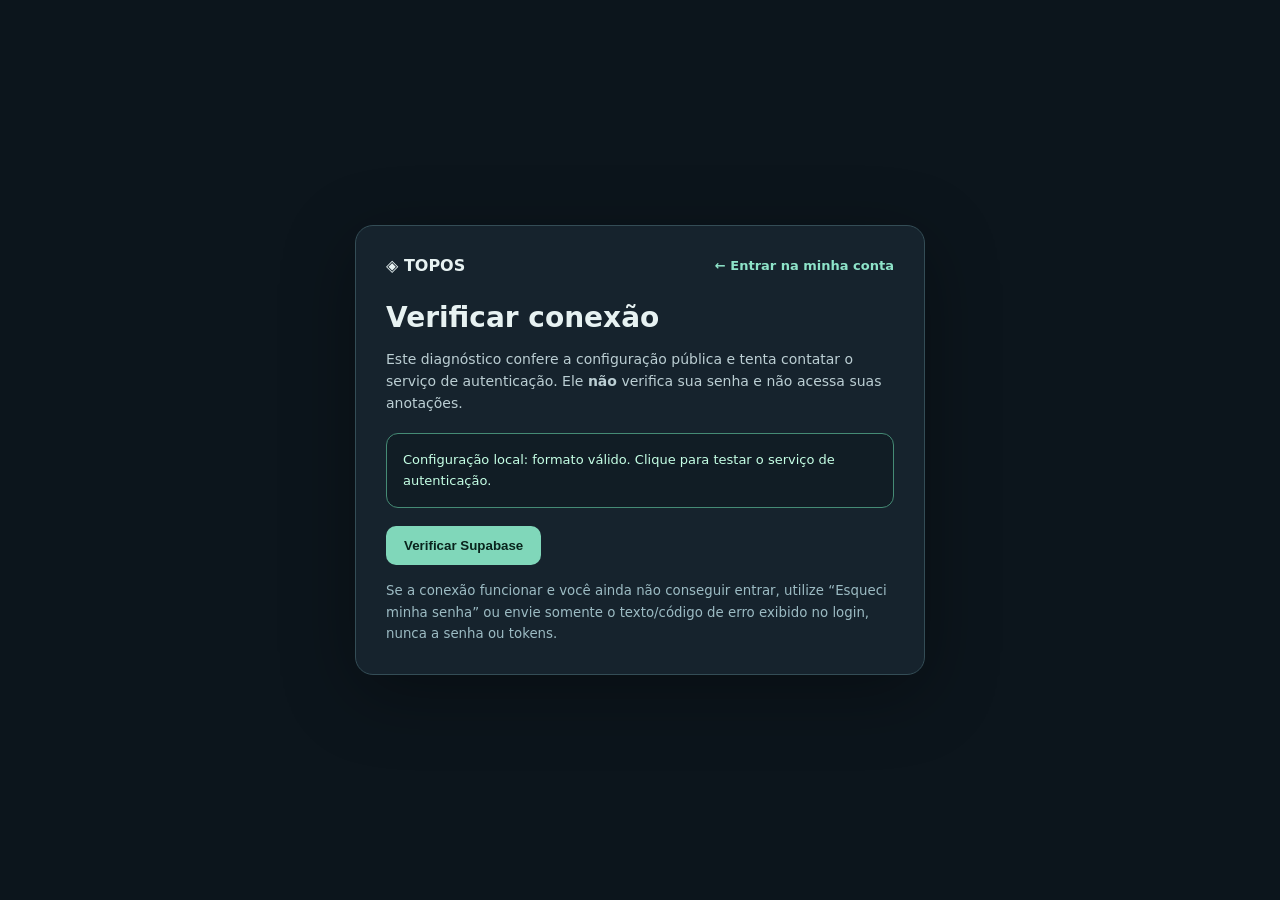
<file: diagnostico-conexao.html>
<!DOCTYPE html><html lang="pt-BR"><head><meta charset="utf-8"><meta name="viewport" content="width=device-width,initial-scale=1"><meta name="color-scheme" content="dark"><title>TOPOS · Diagnóstico de conexão</title><link rel="icon" type="image/svg+xml" href="topos-symbol.svg"><style>
:root{font-family:Inter,system-ui,-apple-system,sans-serif;color:#e7f2f2;background:#0c151c}*{box-sizing:border-box}body{min-height:100vh;display:grid;place-items:center;margin:0;padding:24px}main{width:min(570px,100%);padding:30px;background:#16232d;border:1px solid #344d56;border-radius:18px;box-shadow:0 18px 75px #0005}nav{display:flex;justify-content:space-between;align-items:center;gap:12px}a{color:#8ee4c9;text-decoration:none;font-size:13px;font-weight:650}h1{font-size:28px;margin:26px 0 10px}p{font-size:14px;line-height:1.6;color:#bbced3}.status{padding:16px;border-radius:12px;border:1px solid #48606b;background:#111d25;font-size:13px;line-height:1.6;margin:18px 0;color:#d6e6e8}.status.success{border-color:#458b75;color:#c5ffe5}.status.error{border-color:#9e6660;color:#ffd3cf}button{border:0;background:#80d7ba;color:#09241d;border-radius:10px;font-weight:750;padding:12px 18px;cursor:pointer}button:disabled{opacity:.6;cursor:progress}small{color:#9cbbc3;line-height:1.6;display:block;margin-top:15px}
</style></head><body><main><nav><strong>◈ TOPOS</strong><a href="index.html?entrar=1">← Entrar na minha conta</a></nav><h1>Verificar conexão</h1><p>Este diagnóstico confere a configuração pública e tenta contatar o serviço de autenticação. Ele <strong>não</strong> verifica sua senha e não acessa suas anotações.</p><div class="status" id="result" role="status">Nenhuma verificação executada.</div><button id="run" type="button">Verificar Supabase</button><small>Se a conexão funcionar e você ainda não conseguir entrar, utilize “Esqueci minha senha” ou envie somente o texto/código de erro exibido no login, nunca a senha ou tokens.</small></main><script src="topos-config.js"></script><script src="topoz-connection.js"></script><script>
const button=document.getElementById('run'),result=document.getElementById('result');
const localStatus=(window.TOPOS_CONNECTION?.check?.() || {ready:false,code:'validator_missing',message:'O arquivo topoz-connection.js não foi carregado. Verifique a pasta da aplicação.',url:'',anonKey:''});
result.className='status '+(localStatus.ready?'success':'error');
result.textContent=localStatus.ready?'Configuração local: formato válido. Clique para testar o serviço de autenticação.':'Configuração local: '+localStatus.message;
button.addEventListener('click',async()=>{button.disabled=true;result.className='status';result.textContent='Conferindo a configuração e tentando contato…';const cfg=(window.TOPOS_CONNECTION?.check?.() || {ready:false,code:'validator_missing',message:'O arquivo topoz-connection.js não foi carregado. Verifique a pasta da aplicação.',url:'',anonKey:''});
  try{
    if(!cfg.ready)throw new Error(cfg.message);
    const ctrl=new AbortController();const stop=setTimeout(()=>ctrl.abort(),9000);let response;
    try{response=await fetch(cfg.url+'/auth/v1/health',{method:'GET',headers:{apikey:cfg.anonKey},signal:ctrl.signal,cache:'no-store'});}finally{clearTimeout(stop)}
    if(!response.ok)throw new Error('O servidor respondeu com HTTP '+response.status+'. Verifique a chave pública, a URL e a situação do projeto.');
    result.className='status success';result.textContent='Conexão com o serviço de autenticação confirmada. Se o login ainda falhar, verifique senha, confirmação de e-mail e se a conta pertence a este projeto Supabase.';
  }catch(e){result.className='status error';result.textContent=e.name==='AbortError'?'Tempo de conexão esgotado. Confira internet, rede e URL do Supabase.':'Não foi possível confirmar a conexão: '+e.message;}
  finally{button.disabled=false}
});</script></body></html>
</file>
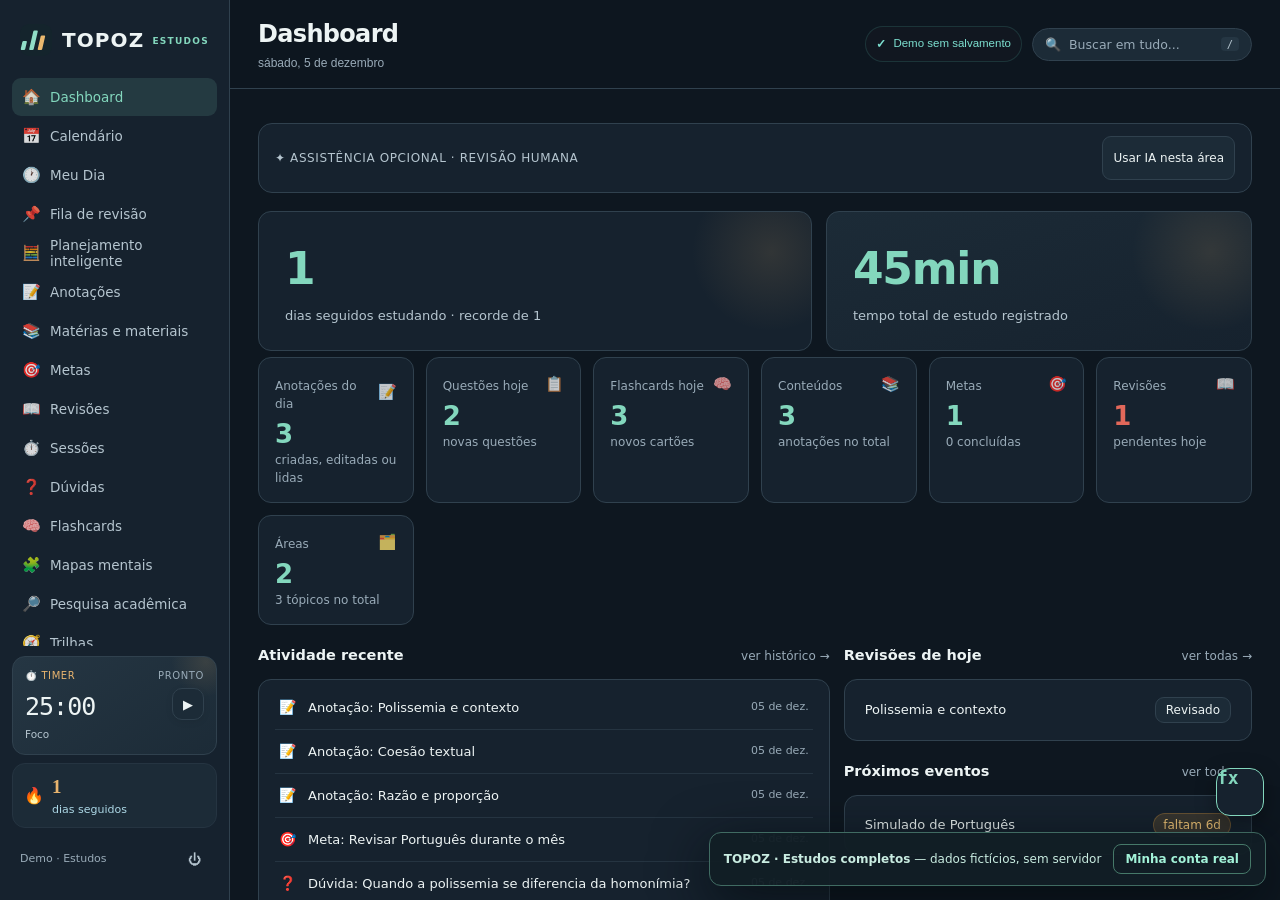
<file: estudos-demo.html>
<!DOCTYPE html>
<html lang="pt-BR">
<head>
<meta charset="UTF-8">
<meta name="viewport" content="width=device-width, initial-scale=1.0">
<meta name="description" content="TOPOZ · Demonstração educacional isolada com dados fictícios.">
<meta name="theme-color" content="#0D1117">
<meta property="og:type" content="website">
<meta property="og:locale" content="pt_BR">
<meta property="og:title" content="TOPOZ — Planeje. Execute. Evolua.">
<meta property="og:description" content="Explore a área Estudos com dados fictícios.">
<title>TOPOZ · Estudos completos — demonstração</title>
<link rel="stylesheet" href="style.css">

<link rel="stylesheet" href="topos-design.css">
<link rel="stylesheet" href="topos-labs.css">
<link rel="stylesheet" href="topoz-v56.css">
<link rel="stylesheet" href="topoz-next.css">


<link rel="icon" type="image/svg+xml" href="topos-symbol.svg">
<link rel="icon" href="favicon.ico" sizes="any">
<link rel="icon" type="image/png" sizes="32x32" href="favicon-32.png">
<link rel="apple-touch-icon" href="apple-touch-icon.png">
</head>

<body>

<div id="app"></div>
<nav class="topos-study-demo-links" aria-label="Alternar ambientes da demonstração"><span><strong>TOPOZ · Estudos completos</strong> — dados fictícios, sem servidor</span><a href="index.html?entrar=1">Minha conta real</a></nav>
<style>
.topos-study-demo-links{position:fixed;z-index:9999;bottom:14px;right:14px;display:flex;flex-wrap:wrap;align-items:center;gap:12px;max-width:min(96vw,730px);padding:11px 14px;border:1px solid #406b62;border-radius:12px;background:rgba(18,31,38,.96);color:#c9ece1;box-shadow:0 15px 55px #03090dbf;font:12px Inter,system-ui,sans-serif}
.topos-study-demo-links a{color:#a2f2d8;font-weight:700;text-decoration:none;border:1px solid #467969;padding:7px 11px;border-radius:8px}
.topos-study-demo-links a:hover{background:#21463b}
@media(max-width:650px){.topos-study-demo-links{left:10px;right:10px;bottom:8px}.topos-study-demo-links span{display:none}}
</style>
<div class="toast" id="toast" role="status" aria-live="polite" aria-atomic="true"></div>
<script src="topos-voice.js"></script>
<script src="topos-labs.js"></script>
<script src="topoz-guard.js"></script>
<script src="topoz-v56.js"></script>
<script src="topoz-calc-engine.js"></script>
<script src="topoz-calc-ui.js"></script>
<script src="topoz-export-kit.js"></script>
<script src="topoz-next.js"></script>
<script src="topoz-simulado.js"></script>



<script>
  window.TOPOS_STUDY_STANDALONE=true;
  window.TOPOS_PUBLIC_CONFIG={url:'https://demo.invalid',anonKey:'not-a-real-key'};
  window.supabase={createClient(){
    const fail=()=>Promise.resolve({data:null,error:new Error('A demonstração não acessa o banco de dados.')});
    const query=new Proxy({}, {get(_,prop){if(prop==='then')return (resolve)=>resolve({data:null,error:new Error('Banco desativado na demonstração.')});return ()=>query;}});
    return {auth:{getSession:async()=>({data:{session:null},error:null}),onAuthStateChange:()=>({data:{subscription:{unsubscribe(){}}}}),signOut:fail,signInWithPassword:fail,resend:fail,resetPasswordForEmail:fail},
      from:()=>query,storage:{from:()=>({upload:fail,remove:fail,createSignedUrl:fail})},functions:{invoke:fail},rpc:fail};
  }};
</script>
<script>
/* =====================================================================
   CONFIGURAÇÃO DO SUPABASE — troque pelos valores do SEU projeto
   (Project Settings → API, no painel do Supabase)
===================================================================== */
const SUPABASE_URL = window.TOPOS_PUBLIC_CONFIG?.url || 'https://configuracao-ausente.invalid';
const SUPABASE_ANON_KEY = window.TOPOS_PUBLIC_CONFIG?.anonKey || 'configuracao-ausente';
const SUPABASE_CONFIG_READY = Boolean(window.TOPOS_PUBLIC_CONFIG?.url && window.TOPOS_PUBLIC_CONFIG?.anonKey) &&
  /^https:\/\/[a-z0-9-]+\.supabase\.co$/i.test(SUPABASE_URL) &&
  !/SEU-PROJETO|SUA_CHAVE|service_role/i.test(SUPABASE_URL+' '+SUPABASE_ANON_KEY);
const sb = window.supabase.createClient(SUPABASE_URL, SUPABASE_ANON_KEY);
let CURRENT_USER = null;
</script>

<script>
/* =====================================================================
   PERSISTÊNCIA
===================================================================== */
const STORAGE_KEY = 'central-estudos-data-v1';
let SAVE_TIMER = null;
let SAVING = false;
let SAVE_CHAIN = Promise.resolve();
let SAVE_VERSION = 0;
let SAVE_STATUS = 'saved'; // pending | saving | saved | error
let DATA_READY = false;
let DATA_LOAD_ERROR = null;
let DATA_REVISION = 0;
let SYNC_CONFLICT = false;
const MAX_STUDY_SNAPSHOT_BYTES = 5*1024*1024;
const SYNC_CHANNEL = !window.TOPOS_STUDY_STANDALONE && 'BroadcastChannel' in window
  ? new BroadcastChannel('topoz-estudos-revisions-v56') : null;
if(SYNC_CHANNEL)SYNC_CHANNEL.onmessage=event=>{
  const msg=event.data;
  if(!CURRENT_USER || msg?.userId!==CURRENT_USER.id || !Number.isInteger(msg?.revision))return;
  if(msg.revision>DATA_REVISION){
    SYNC_CONFLICT=true;SAVE_STATUS='error';updateSaveStatusUI();
    toast('Outra aba salvou alterações. Exporte este estado antes de recarregar; salvamento bloqueado.');
  }
};

function defaultState(){
  return {
    schemaVersion: 4,
    materials: [],
    topics: [], // {id, name, parentId, color, progress}
    notes: [],  // {id,title,html,topicId,tags[],checklist[],priority,favorite,reviewOn,nextReview,interval,createdAt,updatedAt}
    goals: [],
    sessions: [],
    events: [],
    doubts: [],
    questions: [],
    flashcards: [],
    simulados: [],
    labs: TOPOS_LABS.normalize({}),
    settings: {
      terms:{area:'Área', sub:'Tópico'},
      pomodoro:{
        work:25, brk:5,
        presets:[
          {id:'p25',name:'Clássico',work:25,brk:5},
          {id:'p50',name:'Foco profundo',work:50,brk:10}
        ],
        cycles:[
          {id:'c60x4',name:'4 × 60/10',repeats:4,steps:[{work:60,brk:10}]}
        ]
      },
      reviewIntervals:[1,3,7,16,35],
      contentFontSize: 16, // Mantido apenas para compatibilidade com backups antigos
      notebookVisibility: {questions:true,flashcards:true}
    }
  };
}
let STATE = defaultState();

// Ciclos personalizados aceitam foco e pausa de até 180 minutos cada.
// Mantemos essa regra centralizada para a UI, o salvamento e a leitura dos dados.
function normalizeCycleMinute(value, fallback, min=0){
  if(value===null || value===undefined || String(value).trim()==='') return fallback;
  const n=Number(value);
  if(!Number.isFinite(n)) return fallback;
  return Math.round(Math.max(min,Math.min(180,n)));
}
function normalizeState(raw){
  const base=defaultState(), data=raw&&typeof raw==='object'?raw:{};
  const arr=k=>Array.isArray(data[k])?data[k]:[];
  const cleanId=v=>typeof v==='string'&&/^[A-Za-z0-9_-]{1,80}$/.test(v)?v:uid();
  const cleanDate=v=>typeof v==='string'&&/^\d{4}-\d{2}-\d{2}$/.test(v)&&isValidDateOnly(v)?v:null;
  const cleanTimestamp=v=>typeof v==='string'&&parseDateSafe(v)?v:null;
  const checklist=v=>Array.isArray(v)?v.slice(0,100).map(c=>({done:!!c?.done,text:String(c?.text||'').slice(0,500)})).filter(c=>c.text.trim()):[];
  const colorNames=new Set(['amber','teal','violet','red','blue','pink','cyan','green','orange','white']);
  const normalizeTopicColor=v=>{
    if(typeof v==='number'&&Number.isFinite(v))return String(Math.max(1,Math.min(4,Math.round(v))));
    const text=String(v??'amber').trim().toLowerCase();
    return colorNames.has(text)||/^[1-4]$/.test(text)||/^#[0-9a-f]{6}$/i.test(text)?text:'amber';
  };
  const topics=arr('topics').map(t=>({id:cleanId(t?.id),name:String(t?.name||'').slice(0,200),parentId:typeof t?.parentId==='string'?t.parentId:null,color:normalizeTopicColor(t?.color),progress:Math.max(0,Math.min(100,Number(t?.progress)||0))})).filter(t=>t.name.trim());
  const topicSeen=new Set(); topics.forEach(t=>{if(topicSeen.has(t.id)){t.id=uid();t.parentId=null;} topicSeen.add(t.id);});
  const topicIds=new Set(topics.map(t=>t.id)); topics.forEach(t=>{if(t.parentId===t.id||!topicIds.has(t.parentId))t.parentId=null;});
  TOPOS_GUARD.breakTopicCycles(topics);
  const notes=arr('notes').map(n=>({id:cleanId(n?.id),title:String(n?.title||'').slice(0,300),html:sanitizeNoteHtml(String(n?.html||'')),topicId:topicIds.has(n?.topicId)?n.topicId:null,tags:Array.isArray(n?.tags)?n.tags.slice(0,50).map(x=>String(x).slice(0,80)).filter(Boolean):[],checklist:checklist(n?.checklist),priority:['low','normal','high'].includes(n?.priority)?n.priority:'normal',favorite:!!n?.favorite,notebookDone:!!n?.notebookDone,readDates:Array.isArray(n?.readDates)?[...new Set(n.readDates.map(cleanDate).filter(Boolean))].slice(-365):[],reviewOn:!!n?.reviewOn,nextReview:cleanDate(n?.nextReview),interval:Math.max(0,Math.min(100,Number(n?.interval)||0)),reviewHistory:Array.isArray(n?.reviewHistory)?n.reviewHistory.slice(-500).map(r=>({date:cleanDate(r?.date)||todayISO(),rating:['again','hard','good','easy'].includes(r?.rating)?r.rating:'good',intervalDays:Math.max(1,Math.min(3650,Number(r?.intervalDays)||1)),nextReview:cleanDate(r?.nextReview)})):[],createdAt:cleanTimestamp(n?.createdAt)||new Date().toISOString(),updatedAt:cleanTimestamp(n?.updatedAt)||cleanTimestamp(n?.createdAt)||new Date().toISOString()}));
  const goals=arr('goals').map(g=>{
    const rawStatus=String(g?.status||'andamento').toLowerCase();
    const status=rawStatus==='concluida'?'concluida':(['pausada','paused'].includes(rawStatus)?'pausada':'andamento');
    const rawPriority=String(g?.priority||'normal').toLowerCase();
    const priority=(rawPriority==='alta'||rawPriority==='high')?'alta':((rawPriority==='baixa'||rawPriority==='low')?'baixa':'normal');
    return {id:cleanId(g?.id),title:String(g?.title||'').slice(0,300),description:String(g?.description||'').slice(0,2000),deadline:cleanDate(g?.deadline),priority,rank:Math.max(0,Math.min(999999,Number(g?.rank)||0)),topicId:topicIds.has(g?.topicId)?g.topicId:null,status,checklist:checklist(g?.checklist),progress:Math.max(0,Math.min(100,Number(g?.progress)||0)),createdAt:cleanTimestamp(g?.createdAt)||new Date().toISOString(),updatedAt:cleanTimestamp(g?.updatedAt)||cleanTimestamp(g?.createdAt)||new Date().toISOString()};
  });
  const sessions=arr('sessions').map(x=>({id:cleanId(x?.id),topicId:topicIds.has(x?.topicId)?x.topicId:null,date:cleanDate(x?.date)||todayISO(),duration:Math.max(0,Math.min(1440,Number(x?.duration)||0)),observation:String(x?.observation||'').slice(0,2000),createdAt:cleanTimestamp(x?.createdAt)||new Date().toISOString()}));
  const events=arr('events').map(x=>({id:cleanId(x?.id),title:String(x?.title||'').slice(0,300),date:cleanDate(x?.date)||todayISO(),type:String(x?.type||'evento').slice(0,80),topicId:topicIds.has(x?.topicId)?x.topicId:null}));
  const doubts=arr('doubts').map(x=>({id:cleanId(x?.id),question:String(x?.question||'').slice(0,1000),topicId:topicIds.has(x?.topicId)?x.topicId:null,explanation:String(x?.explanation||'').slice(0,3000),status:x?.status==='resolvida'?'resolvida':'aberta',createdAt:cleanTimestamp(x?.createdAt)||new Date().toISOString()})).filter(x=>x.question.trim());
  const flashcards=arr('flashcards').map(x=>{
    const history=Array.isArray(x?.reviewHistory)?x.reviewHistory.slice(-200).map(r=>({
      date:cleanDate(r?.date)||todayISO(),
      rating:['again','hard','good','easy'].includes(r?.rating)?r.rating:'good',
      intervalDays:Math.max(1,Math.min(3650,Math.floor(Number(r?.intervalDays)||1))),
      nextReview:cleanDate(r?.nextReview)
    })):[];
    const interval=Number(x?.reviewIntervalDays);
    const ease=Number(x?.easeFactor);
    return {
      id:cleanId(x?.id),front:String(x?.front||'').slice(0,2000),back:String(x?.back||'').slice(0,5000),
      topicId:topicIds.has(x?.topicId)?x.topicId:null,
      difficulty:['facil','medio','dificil'].includes(x?.difficulty)?x.difficulty:'facil',
      nextReview:cleanDate(x?.nextReview)||todayISO(),
      repetitions:Math.max(0,Math.min(10000,Math.floor(Number(x?.repetitions)||0))),
      totalReviews:Math.max(0,Math.min(1000000,Math.floor(Number(x?.totalReviews)||0))),
      reviewIntervalDays:Number.isFinite(interval)?Math.max(0,Math.min(3650,Math.floor(interval))):0,
      easeFactor:Number.isFinite(ease)?Math.max(1.3,Math.min(3.0,ease)):2.5,
      reviewHistory:history,notebookDone:!!x?.notebookDone,
      createdAt:cleanTimestamp(x?.createdAt)||new Date().toISOString()
    };
  }).filter(x=>x.front.trim()&&x.back.trim());
  const questions=arr('questions').map(x=>{
    const legacyQuestion=String(x?.question||'').slice(0,3000);
    const legacyAnswer=String(x?.answer||'').slice(0,8000);
    const qHtml=sanitizeNoteHtml(String(x?.questionHtml||'').trim() || `<p>${esc(legacyQuestion)}</p>`);
    const aHtml=sanitizeNoteHtml(String(x?.answerHtml||'').trim() || (legacyAnswer.trim()?`<p>${esc(legacyAnswer)}</p>`:''));
    return {id:cleanId(x?.id),question:legacyQuestion.slice(0,3000),answer:legacyAnswer.slice(0,8000),questionHtml:qHtml,answerHtml:aHtml,topicId:topicIds.has(x?.topicId)?x.topicId:null,difficulty:['facil','medio','dificil'].includes(x?.difficulty)?x.difficulty:'facil',tags:Array.isArray(x?.tags)?x.tags.slice(0,50).map(v=>String(v).slice(0,80)).filter(Boolean):[],status:x?.status==='inativa'?'inativa':'ativa',notebookDone:!!x?.notebookDone,createdAt:cleanTimestamp(x?.createdAt)||new Date().toISOString(),type:x?.type==='objetiva'?'objetiva':'discursiva',options:['A','B','C','D','E'].reduce((o,k)=>(o[k]=String(x?.options?.[k]||'').slice(0,1000),o),{}),correct:['A','B','C','D','E'].includes(x?.correct)?x.correct:null,comment:String(x?.comment||'').slice(0,3000),baseText:String(x?.baseText||'').slice(0,6000),history:Array.isArray(x?.history)?x.history.slice(-30).map(h=>({date:cleanTimestamp(h?.date)||new Date().toISOString(),simulado:String(h?.simulado||'').slice(0,80),result:['certo','errado','branco'].includes(h?.result)?h.result:'branco',timeSec:Math.max(0,Math.min(14400,Number(h?.timeSec)||0))})):[]};
  }).filter(x=>stripHtml(x.questionHtml).trim() || /<img\b/i.test(x.questionHtml));
  const materials=arr('materials').map(x=>({
    id:cleanId(x?.id),
    topicId:topicIds.has(x?.topicId)?x.topicId:null,
    name:String(x?.name||'Material.pdf').slice(0,180),
    path:typeof x?.path==='string'&&/^[a-f0-9-]{36}\/[A-Za-z0-9_-]{1,80}\/[A-Za-z0-9_-]{1,80}\.pdf$/i.test(x.path)?x.path:null,
    size:Math.max(0,Number(x?.size)||0),
    createdAt:cleanTimestamp(x?.createdAt)||new Date().toISOString()
  })).filter(x=>x.path);
  const settings=data.settings&&typeof data.settings==='object'?data.settings:{},terms=settings.terms&&typeof settings.terms==='object'?settings.terms:{},pom=settings.pomodoro&&typeof settings.pomodoro==='object'?settings.pomodoro:{};
  const intervals=Array.isArray(settings.reviewIntervals)?settings.reviewIntervals.map(Number).filter(Number.isFinite).map(x=>Math.max(1,Math.min(365,x))).slice(0,20):base.settings.reviewIntervals;
  const fallbackPresets=base.settings.pomodoro.presets;
  const presets=Array.isArray(pom.presets)?pom.presets.slice(0,30).map((p,i)=>({
    id:typeof p?.id==='string'&&p.id?p.id:uid(),
    name:String(p?.name||`Timer ${i+1}`).slice(0,50),
    work:Math.max(1,Math.min(180,Number(p?.work)||25)),
    brk:Math.max(0,Math.min(180,p?.brk===0?0:(Number.isFinite(Number(p?.brk))?Number(p.brk):5)))
  })).filter(p=>p.name.trim()):fallbackPresets;
  const cycles=Array.isArray(pom.cycles)?pom.cycles.slice(0,20).map((c,i)=>{
    const name=String(c?.name||`Ciclo ${i+1}`).slice(0,60);
    const repeats=Math.max(1,Math.min(20,Number(c?.repeats)||1));
    const steps=Array.isArray(c?.steps)?c.steps.slice(0,12).map(st=>({work:normalizeCycleMinute(st?.work,25,1),brk:normalizeCycleMinute(st?.brk,5,0)})).filter(st=>st.work>0):[];

    // Migra ciclos antigos cujo foco/pausa foi truncado em 60 min antes da correção.
    // Só aplica quando o próprio nome descreve precisamente repetições e tempos (ex.: "5×70/30"),
    // há uma única etapa, o número de repetições confere e os valores salvos coincidem com os
    // valores do nome, exceto pelos campos que ficaram presos em 60.
    const declared=name.match(/^\s*(\d+)\s*[x×]\s*(\d+)\s*\/\s*(\d+)\s*$/i);
    if(declared && steps.length===1){
      const [,repText,workText,breakText]=declared;
      const declaredRepeats=Number(repText), declaredWork=Number(workText), declaredBreak=Number(breakText);
      const step=steps[0];
      const workMatches=step.work===declaredWork || (step.work===60 && declaredWork>60 && declaredWork<=180);
      const breakMatches=step.brk===declaredBreak || (step.brk===60 && declaredBreak>60 && declaredBreak<=180);
      const hasLegacyCap=(step.work===60 && declaredWork>60 && declaredWork<=180) || (step.brk===60 && declaredBreak>60 && declaredBreak<=180);
      if(declaredRepeats===repeats && workMatches && breakMatches && hasLegacyCap){
        step.work=declaredWork;
        step.brk=declaredBreak;
      }
    }
    return {id:typeof c?.id==='string'&&c.id?c.id:uid(),name,repeats,steps};
  }).filter(c=>c.steps.length):base.settings.pomodoro.cycles;
  const legacyWork=Math.max(1,Math.min(180,Number(pom.work)||25));
  const legacyBrk=Math.max(0,Math.min(180,pom.brk===0?0:(Number.isFinite(Number(pom.brk))?Number(pom.brk):5)));
  const simulados=arr('simulados').slice(-100).map(x=>({
    id:cleanId(x?.id),title:String(x?.title||'Simulado').slice(0,120),createdAt:cleanTimestamp(x?.createdAt)||new Date().toISOString(),
    config:{durationMin:Math.max(0,Math.min(300,Number(x?.config?.durationMin)||0))},
    questionIds:Array.isArray(x?.questionIds)?x.questionIds.slice(0,100).filter(id=>typeof id==='string'):[],
    seed:Math.abs(Math.floor(Number(x?.seed)||1))%2147483647,
    attempts:Array.isArray(x?.attempts)?x.attempts.slice(-12).map(a=>({
      id:cleanId(a?.id),startedAt:cleanTimestamp(a?.startedAt)||new Date().toISOString(),finishedAt:cleanTimestamp(a?.finishedAt),
      answers:a?.answers&&typeof a.answers==='object'?Object.fromEntries(Object.entries(a.answers).slice(0,100).filter(([id,v])=>typeof id==='string'&&['A','B','C','D','E'].includes(v))):{},
      position:Math.max(0,Math.min(100,Math.floor(Number(a?.position)||0)))
    })):[]
  }));
  return {...base,schemaVersion:4,materials,topics,notes,goals,sessions,events,doubts,flashcards,questions,simulados,labs:TOPOS_LABS.normalize(data.labs),settings:{terms:{area:String(terms.area||'Área').slice(0,40),sub:String(terms.sub||'Tópico').slice(0,40)},pomodoro:{work:legacyWork,brk:legacyBrk,presets:presets.length?presets:fallbackPresets,cycles:cycles.length?cycles:base.settings.pomodoro.cycles},reviewIntervals:intervals.length?intervals:base.settings.reviewIntervals,contentFontSize:16,notebookVisibility:{questions:settings.notebookVisibility?.questions!==false,flashcards:settings.notebookVisibility?.flashcards!==false},reviewPersonalization:settings.reviewPersonalization&&typeof settings.reviewPersonalization==='object'?{again:Math.max(1,Math.min(30,Number(settings.reviewPersonalization.again)||1)),hard:Math.max(.2,Math.min(3,Number(settings.reviewPersonalization.hard)||.7)),good:Math.max(.2,Math.min(3,Number(settings.reviewPersonalization.good)||1)),easy:Math.max(.2,Math.min(4,Number(settings.reviewPersonalization.easy)||1.5)),minimum:Math.max(1,Math.min(30,Number(settings.reviewPersonalization.minimum)||1)),maximum:Math.max(1,Math.min(3650,Number(settings.reviewPersonalization.maximum)||365))}:undefined}};
}
async function loadState(){
  if(!CURRENT_USER)return false;
  DATA_READY=false;
  DATA_LOAD_ERROR=null;
  updateSaveStatusUI();
  try{
    const loadUserId=CURRENT_USER.id;
    const {data:row,error}=await sb.from('study_data').select('data,revision').eq('user_id',loadUserId).maybeSingle();
    if(error)throw new Error('Leitura revisionada indisponível: execute a migração V5.6 no staging antes de usar contas reais. '+error.message);
    if(CURRENT_USER?.id!==loadUserId)return false;
    let raw={};
    if(row){
      raw=row.data;
      if(!raw || typeof raw!=='object' || Array.isArray(raw)){
        throw new Error('O registro de dados possui formato inválido. Os dados não foram alterados.');
      }
      const knownCollections=['topics','notes','goals','sessions','events','doubts','questions','flashcards','materials'];
      const hasKnownData=knownCollections.some(key=>Array.isArray(raw[key]));
      if(!hasKnownData){
        throw new Error('Não foi possível reconhecer o formato dos dados salvos. Nenhum dado foi sobrescrito.');
      }
    }
    if(row&&!Number.isInteger(row.revision))throw new Error('Registro sem revisão válida; não foi alterado.');
    const normalized=normalizeState(raw);
    const rawCycles=raw?.settings?.pomodoro?.cycles;
    const repairedLegacyCycle=Array.isArray(rawCycles)&&normalized.settings.pomodoro.cycles.some(cycle=>{
      const previous=rawCycles.find(item=>item&&item.id===cycle.id);
      return !!previous&&Array.isArray(previous.steps)&&cycle.steps.some((step,index)=>
        Number(previous.steps[index]?.work)!==step.work || Number(previous.steps[index]?.brk)!==step.brk
      );
    });
    STATE=normalized;
    DATA_REVISION=row?.revision||0;SYNC_CONFLICT=false;
    DATA_READY=true;
    DATA_LOAD_ERROR=null;
    updateSaveStatusUI();
    // Persiste apenas migrações determinísticas reconhecidas no estado salvo.
    if(repairedLegacyCycle)saveState();
    return true;
  }catch(e){
    console.error('Erro ao carregar dados do Supabase',e);
    DATA_READY=false;
    DATA_LOAD_ERROR=e;
    SAVE_STATUS='error';
    updateSaveStatusUI();
    return false;
  }
}
async function persistStateSnapshot(version){
  const userId=CURRENT_USER?.id;
  if(!userId||!DATA_READY||version!==SAVE_VERSION)return false;
  if(SYNC_CONFLICT){SAVE_STATUS='error';updateSaveStatusUI();return false;}
  if(window.TOPOS_STUDY_STANDALONE){
    // Demonstração intencionalmente volátil; nada é salvo no banco.
    SAVE_STATUS='saved';updateSaveStatusUI();return true;
  }
  const serialized=JSON.stringify(STATE);
  if(TOPOS_GUARD.byteLength(serialized)>MAX_STUDY_SNAPSHOT_BYTES){
    SAVE_STATUS='error';updateSaveStatusUI();
    toast('Dados acima de 5 MB. Exporte um backup e reduza anexos incorporados antes de salvar.');
    return false;
  }
  const snapshot=JSON.parse(serialized);
  const task=async()=>{
    if(!CURRENT_USER||CURRENT_USER.id!==userId||!DATA_READY||version!==SAVE_VERSION||SYNC_CONFLICT)return false;
    SAVING=true;SAVE_STATUS='saving';updateSaveStatusUI();
    try{
      const expected=DATA_REVISION;
      const {data,error}=await sb.rpc('save_study_data_v56',{p_data:snapshot,p_expected_revision:expected});
      if(error)throw error;
      if(!Number.isInteger(data)||data!==expected+1)throw Error('Resposta de versão inesperada. Atualização bloqueada.');
      DATA_REVISION=data;
      SYNC_CHANNEL?.postMessage({userId,revision:data});
      if(version===SAVE_VERSION)SAVE_STATUS='saved';
      return true;
    }catch(e){
      if(/REVISION_CONFLICT|23505|conflito|vers[aã]o/i.test(e.message||'')){
        SYNC_CONFLICT=true;
        toast('Conflito de edição: dados remotos atualizados. Exporte este estado e recarregue antes de continuar.');
      }else{
        console.error('Falha de persistência V5.6:',e?.code||'unknown');
        toast('Não foi possível sincronizar. O conteúdo desta tela ainda não foi descartado.');
      }
      if(version===SAVE_VERSION)SAVE_STATUS='error';
      return false;
    }finally{SAVING=false;updateSaveStatusUI();}
  };
  const queued=SAVE_CHAIN.catch(()=>false).then(task);
  SAVE_CHAIN=queued.catch(()=>false);
  return queued;
}
function saveState(){
  if(window.TOPOS_STUDY_STANDALONE)return;
  if(!CURRENT_USER||!DATA_READY){
    if(CURRENT_USER&&!DATA_READY)console.warn('Salvamento bloqueado: os dados da conta ainda não foram carregados.');
    return;
  }
  const version=++SAVE_VERSION;
  SAVE_STATUS='pending';
  clearTimeout(SAVE_TIMER);
  SAVE_TIMER=setTimeout(()=>persistStateSnapshot(version),500);
  updateSaveStatusUI();
}
async function saveStateNow(){
  if(window.TOPOS_STUDY_STANDALONE)return true;
  if(!CURRENT_USER||!DATA_READY)return false;
  clearTimeout(SAVE_TIMER);
  const version=++SAVE_VERSION;
  SAVE_STATUS='pending';
  updateSaveStatusUI();
  return persistStateSnapshot(version);
}
async function retrySaveState(){
  if(SAVE_STATUS!=='error')return;
  if(SYNC_CONFLICT){toast('Conflito detectado. Exporte o backup local e recarregue a página; não é seguro sobrescrever.');return;}
  const ok=await saveStateNow();
  if(ok)toast('Dados sincronizados com sucesso.');
}
function saveStatusMarkup(){
  const labels=window.TOPOS_STUDY_STANDALONE?{pending:'Demo sem salvamento',saving:'Demo sem salvamento',saved:'Demo sem salvamento',error:'Demo sem salvamento'}:{pending:'Alterações pendentes',saving:'Salvando…',saved:'Tudo salvo',error:'Falha na sincronização'};
  const icons={pending:'●',saving:'↻',saved:'✓',error:'!'};
  return `<button type="button" id="saveStatusIndicator" class="sync-status is-${SAVE_STATUS}" onclick="retrySaveState()" ${SAVE_STATUS==='error'?'':'disabled'} aria-live="polite" title="${SAVE_STATUS==='error'?'Clique para tentar salvar novamente':'Status da sincronização'}"><span class="sync-status-icon" aria-hidden="true">${icons[SAVE_STATUS]||'✓'}</span><span>${labels[SAVE_STATUS]||labels.saved}</span></button>`;
}
function updateSaveStatusUI(){
  const el=document.getElementById('saveStatusIndicator');
  if(!el)return;
  const labels=window.TOPOS_STUDY_STANDALONE?{pending:'Demo sem salvamento',saving:'Demo sem salvamento',saved:'Demo sem salvamento',error:'Demo sem salvamento'}:{pending:'Alterações pendentes',saving:'Salvando…',saved:'Tudo salvo',error:'Falha na sincronização'};
  const icons={pending:'●',saving:'↻',saved:'✓',error:'!'};
  el.className=`sync-status is-${SAVE_STATUS}`;
  el.innerHTML=`<span class="sync-status-icon" aria-hidden="true">${icons[SAVE_STATUS]||'✓'}</span><span>${labels[SAVE_STATUS]||labels.saved}</span>`;
  el.title=SAVE_STATUS==='error'?'Clique para tentar salvar novamente':'Status da sincronização';
  el.disabled=SAVE_STATUS!=='error';
}
function renderDataLoading(){
  document.body.classList.remove('public-landing-body');
  const app=document.getElementById('app');
  app.innerHTML=`<main class="data-state-wrap"><section class="data-state-card"><div class="data-state-icon">☁</div><p class="data-state-eyebrow">CENTRAL DE ESTUDOS</p><h1>Carregando seus dados</h1><p>Estamos preparando seu espaço de estudos com segurança.</p><div class="data-state-spinner" aria-hidden="true"></div></section></main>`;
}
function renderDataLoadError(){
  document.body.classList.remove('public-landing-body');
  const app=document.getElementById('app');
  const detail=DATA_LOAD_ERROR?.message||'Não foi possível acessar seus dados no momento.';
  app.innerHTML=`<main class="data-state-wrap"><section class="data-state-card" role="alert"><div class="data-state-icon error">!</div><p class="data-state-eyebrow">SINCRONIZAÇÃO INDISPONÍVEL</p><h1>Seus dados ainda não foram carregados</h1><p>Por segurança, a TOPOZ bloqueou a edição para evitar sobrescrever informações salvas.</p><p class="data-state-detail">${esc(detail)}</p><button class="btn btn-primary" type="button" onclick="retryLoadState()">Tentar novamente</button><button class="btn btn-ghost" type="button" onclick="logout()">Sair da conta</button></section></main>`;
}
async function retryLoadState(){
  renderDataLoading();
  const ok=await loadState();
  if(ok){restoreTimerRuntime();render();} else renderDataLoadError();
}

/* =====================================================================
   HELPERS
===================================================================== */
const uid=()=>window.crypto?.randomUUID?window.crypto.randomUUID():Math.random().toString(36).slice(2,10)+Date.now().toString(36).slice(-8);
function localDateISO(date=new Date()){
  const y=date.getFullYear(),m=String(date.getMonth()+1).padStart(2,'0'),d=String(date.getDate()).padStart(2,'0');
  return `${y}-${m}-${d}`;
}
const todayISO=()=>localDateISO(new Date());
function parseDateSafe(value){if(value instanceof Date)return isNaN(value.getTime())?null:value;if(value===null||value===undefined)return null;const text=String(value).trim();if(!text)return null;const d=/^\d{4}-\d{2}-\d{2}$/.test(text)?new Date(text+'T00:00:00'):new Date(text);return isNaN(d.getTime())?null:d;}
function isValidDateOnly(value){return /^\d{4}-\d{2}-\d{2}$/.test(String(value||''))&&!!parseDateSafe(value);}
function dateKey(value){
  if(typeof value==='string'&&/^\d{4}-\d{2}-\d{2}$/.test(value))return isValidDateOnly(value)?value:null;
  const d=parseDateSafe(value);
  return d?localDateISO(d):null;
}
function daysBetween(a,b){const da=parseDateSafe(a),db=parseDateSafe(b);return da&&db?Math.round((da-db)/86400000):null;}
function fmtDate(iso){const d=parseDateSafe(iso);return d?d.toLocaleDateString('pt-BR',{day:'2-digit',month:'short',year:'numeric'}):'Data inválida';}
function fmtDateShort(iso){const d=parseDateSafe(iso);return d?d.toLocaleDateString('pt-BR',{day:'2-digit',month:'short'}):'Data inválida';}
function sanitizeNoteHtml(html){
  const source=String(html||'');
  if(window.DOMPurify){
    const sanitized=window.DOMPurify.sanitize(source,{
      ALLOWED_TAGS:['b','strong','i','em','u','s','br','p','div','span','ul','ol','li','blockquote','pre','code','hr','a','img','h1','h2','h3','h4','sub','sup'],
      ALLOWED_ATTR:['href','target','rel','title','src','alt','width','height','style'],
      ALLOW_DATA_ATTR:false,
      FORBID_TAGS:['script','style','iframe','object','embed','form','base','meta','link','svg','math','template']
    });
    return limitEditorFontStyles(sanitized);
  }
  // Sem DOMPurify: renderizar somente texto. Não tentar sanitizador caseiro permissivo.
  return esc(source);
}
function limitEditorFontStyles(markup){
 const root=document.createElement('template');root.innerHTML=markup;
 root.content.querySelectorAll('[style]').forEach(el=>{
   const style=el.getAttribute('style')||'';
   const size=el.tagName==='SPAN'&&style.match(/^\s*font-size\s*:\s*(12|14|16|18|20|22|24|28|32)px\s*;?\s*$/i);
   const align=['P','DIV','BLOCKQUOTE'].includes(el.tagName)&&style.match(/^\s*text-align\s*:\s*(left|center|right|justify)\s*;?\s*$/i);
   if(size)el.setAttribute('style','font-size:'+size[1]+'px');
   else if(align)el.setAttribute('style','text-align:'+align[1].toLowerCase());
   else el.removeAttribute('style');
 });
 return root.innerHTML;
}
function esc(s){ return (s||'').replace(/[&<>"']/g, c=>({'&':'&amp;','<':'&lt;','>':'&gt;','"':'&quot;',"'":'&#39;'}[c])); }
function stripHtml(html){ const d=document.createElement('div'); d.innerHTML=html||''; return d.textContent||''; }
function toast(msg){
  const t=document.getElementById('toast'); t.textContent=msg; t.classList.add('show');
  clearTimeout(t._timer); t._timer=setTimeout(()=>t.classList.remove('show'), 2200);
}
function topicPath(id){
  const chain=[]; let cur=STATE.topics.find(t=>t.id===id);
  while(cur){ chain.unshift(cur.name); cur=STATE.topics.find(t=>t.id===cur.parentId); }
  return chain.join(' → ');
}
function topicColorClass(id){
  const t = STATE.topics.find(x=>x.id===id);
  if(!t) return '';
  return 'color-'+(t.color||1);
}
function allDescendantIds(id){
  let out=[id];
  STATE.topics.filter(t=>t.parentId===id).forEach(c=>{ out = out.concat(allDescendantIds(c.id)); });
  return out;
}
// Aggregate "activity" per day from notes(created/updated), sessions, goals-updates
function activityByDay(){
  const map = {};
  const bump=(iso,weight)=>{const k=dateKey(iso);if(!k)return;map[k]=(map[k]||0)+weight;};
  STATE.notes.forEach(n=>{ bump(n.createdAt,2); if(n.updatedAt && dateKey(n.updatedAt)!==dateKey(n.createdAt)) bump(n.updatedAt,1); });
  STATE.sessions.forEach(s=> bump(s.date, 2));
  STATE.doubts.forEach(d=> bump(d.createdAt,1));
  STATE.notes.forEach(n=>(n.reviewHistory||[]).forEach(r=>bump(r.date,1)));
  STATE.flashcards.forEach(f=>{bump(f.createdAt,1);(f.reviewHistory||[]).forEach(r=>bump(r.date,1));});
  STATE.questions.forEach(q=>bump(q.createdAt,1));
  STATE.notes.forEach(n=>(n.readDates||[]).forEach(day=>bump(day,1)));
  return map;
}
function computeStreak(){
  const map = activityByDay();
  let streak=0; let cur=new Date();
  while(true){
    const k = dateKey(cur);
    if(map[k]) { streak++; cur.setDate(cur.getDate()-1); }
    else if(k===todayISO()){ cur.setDate(cur.getDate()-1); } // today with no activity yet still allow yesterday chain
    else break;
  }
  let best=0, run=0;
  const days = Object.keys(map).sort();
  let prev=null;
  days.forEach(d=>{
    if(prev){
      const diff = daysBetween(d,prev);
      run = diff===1 ? run+1 : 1;
    } else run=1;
    best = Math.max(best, run);
    prev = d;
  });
  return {current:streak, best};
}
// Atividade do dia: notas criadas/atualizadas ou explicitamente lidas (uma vez por item/dia).
function notesForDate(iso){
  return STATE.notes.filter(n=>dateKey(n.createdAt)===iso||dateKey(n.updatedAt)===iso||(n.readDates||[]).includes(iso));
}
function dailyCreationCounts(iso){
  return {notes:notesForDate(iso).length,questions:STATE.questions.filter(q=>dateKey(q.createdAt)===iso).length,flashcards:STATE.flashcards.filter(f=>dateKey(f.createdAt)===iso).length};
}
function goalDeadlineLabel(goal,now=todayISO()){
  if(goal.status==='concluida')return '✓ Concluída';
  if(!goal.deadline)return 'Sem prazo definido';
  const diff=daysBetween(goal.deadline,now);
  if(diff===null)return 'Prazo inválido';
  if(diff<0)return `${Math.abs(diff)} ${Math.abs(diff)===1?'dia':'dias'} em atraso`;
  if(diff===0)return 'Vence hoje';
  return `Faltam ${diff} ${diff===1?'dia':'dias'}`;
}
function toggleNotebook(type,id){
  const collection={note:'notes',question:'questions',flashcard:'flashcards'}[type];
  if(!collection||!DATA_READY)return;
  const item=STATE[collection].find(v=>v.id===id);if(!item)return;
  item.notebookDone=!item.notebookDone;
  saveState();render();toast(item.notebookDone?'Marcado como passado para o caderno':'Marcado como não passado para o caderno');
}
function markNoteRead(id){
  const note=STATE.notes.find(n=>n.id===id);if(!note)return;
  note.readDates=Array.isArray(note.readDates)?note.readDates:[];
  const today=todayISO();
  if(!note.readDates.includes(today)){note.readDates.push(today);note.readDates=note.readDates.slice(-365);saveState();toast('Leitura registrada no Meu Dia');}
  else toast('Esta leitura já foi contabilizada hoje');
  const status=document.getElementById('mNoteReadStatus');
  if(status)status.textContent='✓ Leitura registrada hoje';
}
function notebookBadge(item){return `<span class="notebook-badge ${item.notebookDone?'done':''}">${item.notebookDone?'✓ No caderno':'○ Não passou para o caderno'}</span>`;}
// A formatação de tamanho é individual por trecho selecionado nos editores.
function applyContentFontSize(){} // Compatibilidade com inicialização da V4.
function notebookVisible(type){return type==='note'||STATE.settings?.notebookVisibility?.[type==='question'?'questions':'flashcards']!==false;}
function setNotebookVisibility(kind,checked){
 if(!['questions','flashcards'].includes(kind))return;
 STATE.settings.notebookVisibility=STATE.settings.notebookVisibility||{questions:true,flashcards:true};
 STATE.settings.notebookVisibility[kind]=!!checked;saveState();render();
 toast(checked?'Marcação de caderno ativada':'Marcação de caderno oculta (marcações preservadas)');
}
function editorFontSizeControl(id){
 return `<label class="editor-font-control" title="Altere apenas o trecho selecionado neste editor">Fonte <select aria-label="Tamanho do texto selecionado" onpointerdown="questionEditorRemember('${id}')" onchange="applyEditorFontSize('${id}',this.value);this.selectedIndex=0"><option value="" selected>Tamanho</option>${[12,14,16,18,20,22,24,28,32].map(n=>`<option value="${n}">${n} px</option>`).join('')}</select></label>`;
}
function applyEditorFontSize(id,value){
 const n=Number(value);
 if(![12,14,16,18,20,22,24,28,32].includes(n))return;
 const editor=document.getElementById(id);if(!editor||!editor.isContentEditable)return;
 questionEditorRestore(id);
 const selection=window.getSelection();if(!selection?.rangeCount)return;
 const range=selection.getRangeAt(0);
 if(!editor.contains(range.commonAncestorContainer))return;
 const span=document.createElement('span');span.style.fontSize=n+'px';
 if(!range.collapsed){
   const fragment=range.extractContents();span.appendChild(fragment);range.insertNode(span);
   const r=document.createRange();r.selectNodeContents(span);r.collapse(false);selection.removeAllRanges();selection.addRange(r);
 }else{
   span.appendChild(document.createTextNode('\u200b'));range.insertNode(span);
   const r=document.createRange();r.selectNodeContents(span);r.collapse(false);selection.removeAllRanges();selection.addRange(r);
 }
 editor.focus();questionEditorRemember(id);editor.dispatchEvent(new Event('input',{bubbles:true}));
}
function totalStudyMinutes(){ return STATE.sessions.reduce((a,s)=>a+(s.duration||0),0); }
function minutesToHM(m){ const h=Math.floor(m/60), mm=Math.round(m%60); return h>0? h+'h '+mm+'min' : mm+'min'; }

/* =====================================================================
   ROUTER / STATE UI
===================================================================== */
let ROUTE = 'dashboard';
let SELECTED_DAY = todayISO();
let SIDEBAR_OPEN = false;
/*ATUALIZAÇÃO NA AREA DE QUESTÕES, CODIGO NOVO ADICIONADO ABAIXO*/
let QUESTION_FILTER = {
  topicId: null,
  difficulty: null
};
/*--------------------------------------------------------------*/
let TIMER = {
  running:false, hasStarted:false, mode:'work', remaining:25*60, intervalId:null, topicId:null,
  planType:'preset', presetId:'p25', cycleId:null, cycleSteps:[], cycleRepeats:1,
  cycleStepIndex:0, cycleRound:1, currentWorkMinutes:25, currentBreakMinutes:5, endAt:null
};
let CYCLE_EDITING_ID = null;

const ROUTES = [
  {id:'dashboard', label:'Dashboard', ic:'🏠'},
  {id:'calendario', label:'Calendário', ic:'📅'},
  {id:'meudia', label:'Meu Dia', ic:'🕐'},
  {id:'fila', label:'Fila de revisão', ic:'📌'},
  {id:'planejador', label:'Planejamento inteligente', ic:'🧮'},
  {id:'anotacoes', label:'Anotações', ic:'📝'},
  {id:'conteudos', label:'Matérias e materiais', ic:'📚'},
  {id:'metas', label:'Metas', ic:'🎯'},
  {id:'revisoes', label:'Revisões', ic:'📖'},
  {id:'sessoes', label:'Sessões', ic:'⏱️'},
  {id:'duvidas', label:'Dúvidas', ic:'❓'},
  {id:'flashcards', label:'Flashcards', ic:'🧠'},
  {id:'mapas', label:'Mapas mentais', ic:'🧩'},
  {id:'pesquisa', label:'Pesquisa acadêmica', ic:'🔎'},
  {id:'trilhas', label:'Trilhas', ic:'🧭'},
  {id:'estudio', label:'Estúdio de aulas', ic:'🎓'},
  {id:'ditado', label:'Ditado & transcrições', ic:'🎙'},
  {id:'questoes', label:'Questões', ic:'📋'},
  {id:'simulado', label:'Simulados', ic:'🧪'},
  {id:'eventos', label:'Provas & Eventos', ic:'🔔'},
  {id:'estatisticas', label:'Estatísticas', ic:'📊'},
  {id:'favoritos', label:'Favoritos', ic:'⭐'},
  {id:'historico', label:'Histórico', ic:'🗂️'},
  {id:'assistente', label:'Assistente IA', ic:'✦'},
  {id:'config', label:'Configurações', ic:'⚙️'},
];
const ROUTE_TITLES = Object.fromEntries(ROUTES.map(r=>[r.id, r.label]));

function navigate(route){ TOPOS_LABS.onNavigate(route); ROUTE = route; SIDEBAR_OPEN=false; render(); }

/* =====================================================================
   RENDER SHELL
===================================================================== */
function render(){
  document.body.classList.add('tpz-authenticated');

  applyContentFontSize();
  document.body.classList.remove('public-landing-body');
  const app = document.getElementById('app');
  if(CURRENT_USER&&!DATA_READY){renderDataLoadError();return;}
  const streak = computeStreak();
  app.innerHTML = `
    ${SIDEBAR_OPEN?'<div class="backdrop-close" onclick="SIDEBAR_OPEN=false;render()"></div>':''}
    <div class="sidebar ${SIDEBAR_OPEN?'open':''}">
      <div class="brand"><img class="topos-logo-icon" src="topos-symbol.svg" alt=""><span>TOPOZ <small class="topos-product-label">ESTUDOS</small></span></div>

      <nav class="nav" aria-label="Navegação de estudos">
        ${ROUTES.map(r=>`<button class="nav-item ${ROUTE===r.id?'active':''}" onclick="navigate('${r.id}')"><span class="ic">${r.ic}</span>${r.label}</button>`).join('')}
      </nav>
      <div class="sidebar-foot">
        <div class="sidebar-timer" onclick="navigate('sessoes')" title="Abrir sessões e controlar o timer">
          <div class="sidebar-timer-top">
            <span>⏱️ Timer</span>
            <span id="globalTimerStatus">${TIMER.running?'Em andamento':(TIMER.hasStarted?'Pausado':'Pronto')}</span>
          </div>
          <div class="sidebar-timer-main">
            <div class="sidebar-timer-time" id="globalTimerDisplay">${fmtTimer(TIMER.remaining)}</div>
            <button class="sidebar-timer-toggle" id="globalTimerToggle" type="button" onclick="toggleSidebarTimer(event)" aria-label="${TIMER.running?'Pausar timer':'Continuar timer'}" title="${TIMER.running?'Pausar timer':'Continuar timer'}">${TIMER.running?'⏸':'▶'}</button>
          </div>
          <div class="sidebar-timer-mode">${TIMER.mode==='work'?'Foco':'Pausa'}${TIMER.planType==='cycle'?' · Ciclo':''}</div>
        </div>
        <div class="streak-pill">
          <span style="font-size:16px">🔥</span>
          <div><div class="n">${streak.current}</div><div class="l">dias seguidos</div></div>
        </div>
        <div style="display:flex;align-items:center;gap:8px;margin-top:10px;padding:6px 8px;">
          <span style="font-size:11px;color:var(--text-faint);flex:1;overflow:hidden;text-overflow:ellipsis;white-space:nowrap;" title="${CURRENT_USER?esc(CURRENT_USER.email):''}">${CURRENT_USER?esc(CURRENT_USER.email):''}</span>
          <button class="icon-btn" title="Sair" onclick="logout()">⏻</button>
        </div>
      </div>
    </div>
    <button class="mobile-toggle" onclick="SIDEBAR_OPEN=!SIDEBAR_OPEN;render()">${SIDEBAR_OPEN?'✕':'☰'}</button>
    <div class="main">
      <div class="topbar">
        <div style="display:flex;align-items:center;">
          <button class="mobile-menu-btn" onclick="SIDEBAR_OPEN=true;render()">☰</button>
          <div>
            <h1>${ROUTE_TITLES[ROUTE]}</h1>
            <div class="sub">${topbarSubtitle()}</div>
          </div>
        </div>
        <div class="topbar-actions">
          ${saveStatusMarkup()}
          <button class="search-btn" onclick="openSearch()" aria-label="Buscar em tudo"><span class="search-btn-icon" aria-hidden="true">🔍</span><span class="search-btn-text">Buscar em tudo...</span><kbd>/</kbd></button>
        </div>
      </div>
      <main class="content" id="content" tabindex="-1"></main>
    </div>
  `;
  const content = document.getElementById('content');
  content.innerHTML = renderRoute();
  afterRender();
}
function topbarSubtitle(){
  const d = new Date();
  const opts = {weekday:'long', day:'numeric', month:'long'};
  return d.toLocaleDateString('pt-BR', opts);
}
function renderRoute(){
  switch(ROUTE){
    case 'dashboard': return viewDashboard();
    case 'calendario': return viewCalendario();
    case 'meudia': return viewMeuDia();
    case 'fila': return TOPOZ_V56.viewFila(STATE);
    case 'planejador': return TOPOZ_V56.viewPlano(STATE);
    case 'anotacoes': return viewAnotacoes();
    case 'conteudos': return viewConteudos();
    case 'metas': return viewMetas();
    case 'revisoes': return viewRevisoes();
    case 'sessoes': return viewSessoes();
    case 'duvidas': return viewDuvidas();
    case 'flashcards': return viewFlashcards();
    case 'mapas': return LAB.viewMapas();
    case 'pesquisa': return LAB.viewPesquisa();
    case 'trilhas': return LAB.viewTrilhas();
    case 'estudio': return LAB.viewEstudio();
    case 'ditado': return LAB.viewDitado();
    case 'questoes': return viewQuestoes();
    case 'simulado': return TOPOZ_SIM.view(STATE);
    case 'eventos': return viewEventos();
    case 'estatisticas': return viewEstatisticas();
    case 'favoritos': return viewFavoritos();
    case 'historico': return viewHistorico();
    case 'assistente': return viewAssistenteIA();
    case 'config': return viewConfig();
    default: return '';
  }
}
function afterRender(){
  // hooks per-route after DOM injected
  if(ROUTE==='sessoes') refreshTimerDisplay();
  TOPOZ_V56.afterRender(STATE,DATA_READY,ROUTE);
  window.TOPOZ_NEXT?.afterRender?.(STATE,DATA_READY,ROUTE);
  window.TOPOZ_SIM?.afterRender?.(STATE,DATA_READY,ROUTE);
}

/* =====================================================================
   DASHBOARD
===================================================================== */
function viewDashboard(){
  const streak = computeStreak();
  const dueReviews = getDueReviews();
  const upcoming = STATE.events.filter(e=>e.date>=todayISO()).sort((a,b)=>a.date.localeCompare(b.date)).slice(0,3);
  const recent = recentActivity(6);
  const totalMin = totalStudyMinutes();
  const todayCounts=dailyCreationCounts(todayISO());

  if(STATE.topics.length===0 && STATE.notes.length===0){
    return `
    <div class="empty-state" style="padding:80px 20px;">
      <div class="ic">📚</div>
      <div class="t serif" style="font-size:19px;margin-bottom:8px;">Sua central de estudos está vazia</div>
      <div class="d">Comece criando uma área de conhecimento (ex: Matemática, Programação, Idiomas) ou já escreva sua primeira anotação. A estrutura é toda sua.</div>
      <div style="display:flex;gap:10px;justify-content:center;margin-top:18px;">
        <button class="btn btn-primary" onclick="navigate('conteudos'); setTimeout(openTopicModal,50)">+ Criar área</button>
        <button class="btn" onclick="openNoteModal()">+ Nova anotação</button>
      </div>
    </div>`;
  }

  return `
    <div class="grid" style="grid-template-columns: 1.3fr 1fr; gap:14px; margin-bottom:6px;">
      <div class="hero-stat">
        <div class="n">${streak.current}</div>
        <div class="l">dias seguidos estudando · recorde de ${streak.best}</div>
      </div>
      <div class="hero-stat" style="background:linear-gradient(160deg, var(--surface-2), var(--surface));">
        <div class="n" style="color:var(--teal)">${minutesToHM(totalMin)}</div>
        <div class="l">tempo total de estudo registrado</div>
      </div>
    </div>

    <div class="stat-row">
      <div class="stat-card"><div class="top"><span class="lbl">Anotações do dia</span><span class="ic">📝</span></div><div class="num">${todayCounts.notes}</div><div class="lbl">criadas, editadas ou lidas</div></div>
      <div class="stat-card"><div class="top"><span class="lbl">Questões hoje</span><span class="ic">📋</span></div><div class="num">${todayCounts.questions}</div><div class="lbl">novas questões</div></div>
      <div class="stat-card"><div class="top"><span class="lbl">Flashcards hoje</span><span class="ic">🧠</span></div><div class="num">${todayCounts.flashcards}</div><div class="lbl">novos cartões</div></div>
      <div class="stat-card"><div class="top"><span class="lbl">Conteúdos</span><span class="ic">📚</span></div><div class="num">${STATE.notes.length}</div><div class="lbl">anotações no total</div></div>
      <div class="stat-card"><div class="top"><span class="lbl">Metas</span><span class="ic">🎯</span></div><div class="num">${STATE.goals.filter(g=>g.status!=='concluida').length}</div><div class="lbl">${STATE.goals.filter(g=>g.status==='concluida').length} concluídas</div></div>
      <div class="stat-card"><div class="top"><span class="lbl">Revisões</span><span class="ic">📖</span></div><div class="num" style="color:${dueReviews.length?'var(--red)':'var(--text)'}">${dueReviews.length}</div><div class="lbl">pendentes hoje</div></div>
      <div class="stat-card"><div class="top"><span class="lbl">Áreas</span><span class="ic">🗂️</span></div><div class="num">${STATE.topics.filter(t=>!t.parentId).length}</div><div class="lbl">${STATE.topics.length} tópicos no total</div></div>
    </div>

    <div class="grid" style="grid-template-columns:1.4fr 1fr;align-items:start;">
      <div>
        <div class="section-title">Atividade recente <span class="see-all" onclick="navigate('historico')">ver histórico →</span></div>
        <div class="card" style="padding:6px 16px;">
          ${recent.length? recent.map(renderActivityRow).join('') : emptyRow('Nada por aqui ainda.')}
        </div>

        <div class="section-title" style="margin-top:22px;">Últimos 21 dias</div>
        <div class="card">${miniHeatmap(21)}</div>
      </div>

      <div>
        <div class="section-title">Revisões de hoje <span class="see-all" onclick="navigate('revisoes')">ver todas →</span></div>
        <div class="card" style="padding:6px 16px; margin-bottom:20px;">
          ${dueReviews.length? dueReviews.slice(0,4).map(n=>`
            <div class="list-row">
              <span style="flex:1;font-size:13px;">${esc(n.title||'Sem título')}</span>
              <button class="btn btn-sm" onclick="markReviewed('${n.id}')">Revisado</button>
            </div>`).join('') : emptyRow('Nenhuma revisão pendente 🎉')}
        </div>

        <div class="section-title">Próximos eventos <span class="see-all" onclick="navigate('eventos')">ver todos →</span></div>
        <div class="card" style="padding:6px 16px;">
          ${upcoming.length? upcoming.map(e=>{
            const days = daysBetween(e.date,todayISO());
            return `<div class="list-row"><span style="flex:1;font-size:13px;">${esc(e.title)}</span><span class="pill pill-amber">${days===0?'hoje':'faltam '+days+'d'}</span></div>`;
          }).join('') : emptyRow('Nenhum evento cadastrado.')}
        </div>
      </div>
    </div>
  `;
}
function emptyRow(msg){ return `<div class="list-row" style="color:var(--text-faint);font-size:12.5px;">${msg}</div>`; }
function renderActivityRow(a){
  return `<div class="list-row"><span class="ic" style="font-size:14px;">${a.icon}</span><span style="flex:1;font-size:13px;">${esc(a.text)}</span><span style="font-size:11px;color:var(--text-faint);">${fmtDateShort(a.date)}</span></div>`;
}
function recentActivity(n){
  const items = [];
  STATE.notes.forEach(x=>items.push({date:x.updatedAt||x.createdAt, icon:'📝', text:'Anotação: '+(x.title||'Sem título'), type:'note', id:x.id}));
  STATE.sessions.forEach(x=>items.push({date:x.date, icon:'⏱️', text:'Sessão de estudo · '+minutesToHM(x.duration||0), type:'session', id:x.id}));
  STATE.goals.forEach(x=>items.push({date:x.updatedAt||x.createdAt, icon:'🎯', text:'Meta: '+x.title, type:'goal', id:x.id}));
  STATE.doubts.forEach(x=>items.push({date:x.createdAt, icon:'❓', text:'Dúvida: '+x.question, type:'doubt', id:x.id}));
  STATE.flashcards.forEach(x=>items.push({date:x.createdAt, icon:'🧠', text:'Flashcard criado', type:'flash', id:x.id}));
  items.sort((a,b)=>{const da=parseDateSafe(a.date),db=parseDateSafe(b.date);return (db?.getTime()||0)-(da?.getTime()||0);});
  return items.slice(0,n);
}
function miniHeatmap(days){
  const map = activityByDay();
  let cells='';
  for(let i=days-1;i>=0;i--){
    const d = new Date(); d.setDate(d.getDate()-i);
    const k = dateKey(d);
    const v = map[k]||0;
    let cls='';
    if(v>=6) cls='act-4'; else if(v>=4) cls='act-3'; else if(v>=2) cls='act-2'; else if(v>=1) cls='act-1';
    cells += `<div class="cal-day ${cls}" style="aspect-ratio:auto;height:26px;" title="${k}: ${v} pts"></div>`;
  }
  return `<div style="display:grid;grid-template-columns:repeat(${days},1fr);gap:4px;">${cells}</div>`;
}

/* =====================================================================
   CALENDÁRIO
===================================================================== */
let CAL_MONTH = new Date();
function viewCalendario(){
  const map = activityByDay();
  const y = CAL_MONTH.getFullYear(), m = CAL_MONTH.getMonth();
  const first = new Date(y,m,1);
  const startDow = first.getDay();
  const daysInMonth = new Date(y,m+1,0).getDate();
  const monthLabel = CAL_MONTH.toLocaleDateString('pt-BR',{month:'long', year:'numeric'});
  let cells = '';
  for(let i=0;i<startDow;i++) cells += `<div class="cal-day empty"></div>`;
  for(let d=1; d<=daysInMonth; d++){
    const iso = `${y}-${String(m+1).padStart(2,'0')}-${String(d).padStart(2,'0')}`;
    const v = map[iso]||0;
    let cls=''; if(v>=6) cls='act-4'; else if(v>=4) cls='act-3'; else if(v>=2) cls='act-2'; else if(v>=1) cls='act-1';
    if(iso===todayISO()) cls+=' today';
    cells += `<div class="cal-day ${cls}" onclick="SELECTED_DAY='${iso}'; navigate('meudia')"><span class="n">${d}</span>${v?'<span class=\"dot\"></span>':''}</div>`;
  }
  return `
    <div style="display:flex;align-items:center;justify-content:space-between;margin-bottom:16px;">
      <div style="display:flex;gap:8px;align-items:center;">
        <button class="icon-btn" onclick="CAL_MONTH.setMonth(CAL_MONTH.getMonth()-1); render()">‹</button>
        <div class="serif" style="font-size:17px;text-transform:capitalize;min-width:170px;text-align:center;">${monthLabel}</div>
        <button class="icon-btn" onclick="CAL_MONTH.setMonth(CAL_MONTH.getMonth()+1); render()">›</button>
      </div>
      <button class="btn btn-sm" onclick="CAL_MONTH=new Date(); render()">Hoje</button>
    </div>
    <div class="card">
      <div class="cal-grid" style="margin-bottom:6px;">
        ${['Dom','Seg','Ter','Qua','Qui','Sex','Sáb'].map(d=>`<div class="cal-dow">${d}</div>`).join('')}
      </div>
      <div class="cal-grid">${cells}</div>
    </div>
    <div style="display:flex;gap:14px;align-items:center;margin-top:14px;font-size:11.5px;color:var(--text-faint);">
      <span>Menos</span>
      <div style="display:flex;gap:4px;">
        <div class="cal-day" style="width:14px;height:14px;aspect-ratio:auto;"></div>
        <div class="cal-day act-1" style="width:14px;height:14px;aspect-ratio:auto;"></div>
        <div class="cal-day act-2" style="width:14px;height:14px;aspect-ratio:auto;"></div>
        <div class="cal-day act-3" style="width:14px;height:14px;aspect-ratio:auto;"></div>
        <div class="cal-day act-4" style="width:14px;height:14px;aspect-ratio:auto;"></div>
      </div>
      <span>Mais</span>
    </div>
  `;
}

/* =====================================================================
   MEU DIA
===================================================================== */
function viewMeuDia(){
  const iso = SELECTED_DAY;
  const notes = notesForDate(iso);
  const daily=dailyCreationCounts(iso);
  const sessions = STATE.sessions.filter(s=>s.date===iso);
  const doubts = STATE.doubts.filter(d=>(d.createdAt||'').slice(0,10)===iso);
  const goalsUpdated = STATE.goals.filter(g=>(g.updatedAt||'').slice(0,10)===iso);
  const totalMin = sessions.reduce((a,s)=>a+(s.duration||0),0);
  const isToday = iso===todayISO();

  return `
    <div class="day-strip">
      <button class="icon-btn" onclick="shiftDay(-1)">‹</button>
      <div>
        <div class="date-label">${isToday?'Hoje, ':''}${fmtDate(iso)}</div>
      </div>
      <button class="icon-btn" onclick="shiftDay(1)">›</button>
      <input type="date" value="${iso}" onchange="SELECTED_DAY=this.value; render()" style="margin-left:8px;">
      ${!isToday?`<button class="btn btn-sm" onclick="SELECTED_DAY=todayISO(); render()">Ir para hoje</button>`:''}
    </div>

    <div class="stat-row day-stats">
      <div class="stat-card"><div class="num">${notes.length}</div><div class="lbl">anotações criadas, editadas ou lidas</div></div>
      <div class="stat-card"><div class="num">${daily.questions}</div><div class="lbl">questões criadas</div></div>
      <div class="stat-card"><div class="num">${daily.flashcards}</div><div class="lbl">flashcards criados</div></div>
      <div class="stat-card"><div class="num">${sessions.length}</div><div class="lbl">sessões de estudo</div></div>
      <div class="stat-card"><div class="num">${minutesToHM(totalMin)}</div><div class="lbl">tempo estudado</div></div>
      <div class="stat-card"><div class="num">${doubts.length}</div><div class="lbl">dúvidas registradas</div></div>
    </div>

    <div class="section-title">Anotações do dia <span class="see-all">Criadas, editadas ou marcadas como lidas; cada item conta uma vez.</span></div>
    <div class="notes-grid" style="margin-bottom:22px;">
      ${notes.length? notes.map(renderNoteCard).join('') : `<div class="card"><div class="empty-state" style="padding:20px;">Nenhuma anotação criada neste dia.</div></div>`}
    </div>

    <div class="grid" style="grid-template-columns:1fr 1fr;">
      <div>
        <div class="section-title">Sessões de estudo</div>
        <div class="card" style="padding:6px 16px;">
          ${sessions.length? sessions.map(s=>`
            <div class="list-row">
              <span style="flex:1;font-size:13px;">${s.topicId?esc(topicPath(s.topicId)):'Sem área'}</span>
              <span class="pill pill-teal">${minutesToHM(s.duration||0)}</span>
            </div>`).join('') : emptyRow('Nenhuma sessão registrada.')}
        </div>
      </div>
      <div>
        <div class="section-title">Dúvidas registradas</div>
        <div class="card" style="padding:6px 16px;">
          ${doubts.length? doubts.map(d=>`
            <div class="list-row">
              <span style="flex:1;font-size:13px;">${esc(d.question)}</span>
              <span class="pill ${d.status==='resolvida'?'pill-teal':'pill-red'}">${d.status==='resolvida'?'resolvida':'aberta'}</span>
            </div>`).join('') : emptyRow('Nenhuma dúvida neste dia.')}
        </div>
      </div>
    </div>

    <div style="margin-top:18px;">
      <button class="btn btn-primary" onclick="openNoteModal(null,'${iso}')">+ Nova anotação neste dia</button>
      <button class="btn" onclick="openSessionModal(null,'${iso}')">+ Registrar sessão</button>
    </div>
  `;
}
function shiftDay(delta){
  const d = new Date(SELECTED_DAY+'T00:00:00'); d.setDate(d.getDate()+delta);
  SELECTED_DAY = dateKey(d); render();
}

/* =====================================================================
   TÓPICOS / CONTEÚDOS
===================================================================== */
function viewConteudos(){
  const roots = STATE.topics.filter(t=>!t.parentId);
  return `
    <div class="subject-page-top"><div><h2>Matérias e materiais</h2><p>Organize matérias, temas e documentos de estudo em um único lugar.</p></div><button class="btn btn-primary" onclick="openTopicModal()">+ Nova matéria ou tema</button></div>
    ${roots.length===0? `<div class="card"><div class="empty-state"><div class="ic">🗂️</div><div class="t">Nenhuma área criada ainda</div><div class="d">Crie sua primeira área de conhecimento — pode ser uma matéria, um idioma, um projeto, o que você quiser.</div></div></div>` : `
    <div class="card">
      <div class="topic-tree">
        ${roots.map(t=>renderTopicNode(t,0)).join('')}
      </div>
    </div>`}
    ${renderPDFLibrary()}
  `;
}

/* PDF: conteúdo do arquivo permanece no bucket privado, o estado guarda somente metadados. */
const PDF_BUCKET='study-materials';
const MAX_PDF_BYTES=15*1024*1024;
let PDF_TOPIC_FILTER='all';
function renderPDFLibrary(){
  const topics=STATE.topics||[];const items=(STATE.materials||[]).filter(m=>PDF_TOPIC_FILTER==='all'||m.topicId===PDF_TOPIC_FILTER).slice().sort((a,b)=>b.createdAt.localeCompare(a.createdAt));
  return `<section class="pdf-library card" aria-label="Biblioteca de documentos PDF">
    <div class="pdf-library-header"><div><span class="section-eyebrow">BIBLIOTECA</span><h3>PDFs por matéria</h3><p>Envie um PDF para sua matéria, abra online ou baixe quando precisar.</p></div><span class="pdf-total">${(STATE.materials||[]).length} arquivo(s)</span></div>
    <div class="pdf-library-actions"><label>Matéria de destino<select id="pdfUploadTopic" aria-label="Matéria de destino"><option value="">Selecione uma matéria</option>${topics.map(t=>`<option value="${t.id}">${esc(topicPath(t.id))}</option>`).join('')}</select></label><label class="pdf-upload-label"><span>↑ Enviar PDF</span><input id="pdfUploadInput" type="file" accept="application/pdf,.pdf" onchange="uploadStudyPDF(this)"></label><label>Exibir<select aria-label="Filtrar PDFs por matéria" onchange="PDF_TOPIC_FILTER=this.value;render()"><option value="all" ${PDF_TOPIC_FILTER==='all'?'selected':''}>Todas</option><option value="" ${PDF_TOPIC_FILTER===''?'selected':''}>Sem matéria</option>${topics.map(t=>`<option value="${t.id}" ${PDF_TOPIC_FILTER===t.id?'selected':''}>${esc(topicPath(t.id))}</option>`).join('')}</select></label></div>
    <p class="pdf-upload-status" id="pdfUploadStatus" role="status">Arquivos PDF de até 15 MB. Armazenamento privado na sua conta Supabase, após configurar o bucket.</p>
    ${items.length?`<div class="pdf-file-list">${items.map(m=>`<div class="pdf-file-item"><span class="pdf-file-icon">PDF</span><div class="pdf-file-details"><strong title="${esc(m.name)}">${esc(m.name)}</strong><small>${m.topicId?esc(topicPath(m.topicId)):'Sem matéria'} · ${Math.ceil(m.size/1024)} KB · ${fmtDateShort(m.createdAt)}</small></div><div class="pdf-file-buttons"><button class="btn btn-sm" onclick="openStudyPDF('${m.id}',false)">Visualizar</button><button class="btn btn-sm" onclick="openStudyPDF('${m.id}',true)">↓ Baixar</button><button class="icon-btn btn-trash" title="Excluir PDF" aria-label="Excluir PDF" onclick="deleteStudyPDF('${m.id}')">🗑</button></div></div>`).join('')}</div>`:`<div class="pdf-empty">Ainda não há PDFs nesta seleção. Escolha uma matéria e envie seu primeiro material.</div>`}
  </section>`;
}
async function uploadStudyPDF(input){
  const file=input.files?.[0];input.value='';if(!file)return;
  const topicId=document.getElementById('pdfUploadTopic')?.value;
  const label=document.getElementById('pdfUploadStatus');const announce=t=>{if(label)label.textContent=t;};
  if(!DATA_READY||!CURRENT_USER){toast('Faça login antes de enviar arquivos.');return;}
  if(!topicId||!STATE.topics.some(t=>t.id===topicId)){toast('Selecione a matéria do PDF antes de enviar.');return;}
  if(file.size<5||file.size>MAX_PDF_BYTES||!file.name.toLowerCase().endsWith('.pdf')){toast('Escolha um PDF válido de até 15 MB.');return;}
  if((STATE.materials||[]).length>=50 || (STATE.materials||[]).reduce((sum,m)=>sum+(Number(m.size)||0),0)+file.size>300*1024*1024){
    toast('Limite da biblioteca: 50 PDFs ou 300 MB por conta.');return;
  }
  const header=new Uint8Array(await file.slice(0,5).arrayBuffer());
  if(String.fromCharCode(...header)!=='%PDF-'){toast('O arquivo não possui assinatura PDF válida.');return;}
  const id=uid();const path=`${CURRENT_USER.id}/${topicId}/${id}.pdf`;
  announce('Enviando PDF com segurança…');
  try{
    const {error}=await sb.storage.from(PDF_BUCKET).upload(path,file,{contentType:'application/pdf',cacheControl:'3600',upsert:false});
    if(error)throw error;
    STATE.materials=STATE.materials||[];
    STATE.materials.push({id,topicId,name:file.name.slice(0,180),path,size:file.size,createdAt:new Date().toISOString()});
    const saved=await saveStateNow();
    if(!saved){
      // Compensação para evitar criar um PDF órfão quando a referência no banco falha.
      STATE.materials=STATE.materials.filter(m=>m.id!==id);
      const cleanup=await sb.storage.from(PDF_BUCKET).remove([path]);
      if(cleanup.error)console.warn('Remoção compensatória de PDF falhou; investigar objeto órfão.');
      throw new Error('Metadados não foram sincronizados; envio revertido');
    }
    render();toast('PDF enviado para sua matéria!');
  }catch(e){console.error('Falha ao enviar PDF',e);announce('Envio não concluído. Verifique se o bucket privado study-materials e as políticas SQL estão configurados.');toast('Não foi possível enviar o PDF.');}
}
async function openStudyPDF(id,download){
 const item=(STATE.materials||[]).find(m=>m.id===id);if(!item||!CURRENT_USER)return;
 try{
   const opts=download?{download:item.name}:undefined;
   const {data,error}=await sb.storage.from(PDF_BUCKET).createSignedUrl(item.path,60,opts);
   if(error||!data?.signedUrl)throw error||Error('Link não gerado');
   const a=document.createElement('a');a.href=data.signedUrl;a.target=download?'_self':'_blank';a.rel='noopener noreferrer';if(download)a.download=item.name;
   document.body.appendChild(a);a.click();a.remove();
 }catch(e){console.error('Falha ao abrir PDF',e);toast('Não foi possível abrir este PDF. Verifique as permissões do Storage.');}
}
function deleteStudyPDF(id){
 const item=(STATE.materials||[]).find(m=>m.id===id);if(!item)return;
 showDeleteConfirm({title:'Excluir PDF?',message:`O arquivo “${item.name}” será removido do armazenamento privado.`,detail:'Esta exclusão não poderá ser desfeita.',onConfirm:async()=>{
   try{const {error}=await sb.storage.from(PDF_BUCKET).remove([item.path]);if(error)throw error;
     STATE.materials=STATE.materials.filter(m=>m.id!==id);saveState();closeModal();render();toast('PDF excluído');
   }catch(e){console.error('Erro ao excluir PDF',e);toast('Não foi possível excluir este PDF.');}
 }});
}
function renderTopicNode(t, depth){
  const children = STATE.topics.filter(x=>x.parentId===t.id);
  const noteCount = STATE.notes.filter(n=>n.topicId===t.id).length;
  const pdfCount=(STATE.materials||[]).filter(m=>m.topicId===t.id).length;
  const customBorder=/^#[0-9a-f]{6}$/i.test(String(t.color||''))?`border-left-color:${t.color};`:'';
  const indent = depth*20;
  let html = `
    <div class="topic-node color-${t.color||1}" style="margin-left:${indent}px;${customBorder}">
      <span style="cursor:pointer;flex:1;display:flex;align-items:center;gap:8px;" onclick="navigate('anotacoes'); setTimeout(()=>filterByTopic('${t.id}'),30)">
        <span class="name">${esc(t.name)}</span>
        <span class="count">${noteCount} anotações${pdfCount?' · '+pdfCount+' PDF(s)':''}${children.length?' · '+children.length+' temas':''}</span>
      </span>
      <div style="width:70px;">
        <div class="progress-bar"><div style="width:${t.progress||0}%"></div></div>
      </div>
      <div class="actions">
        <button class="icon-btn" title="Adicionar tema" onclick="event.stopPropagation();openTopicModal(null,'${t.id}')">+</button>
        <button class="icon-btn" title="Editar matéria ou tema" aria-label="Editar matéria ou tema" onclick="event.stopPropagation();openTopicModal('${t.id}')">✎</button>
        <button class="icon-btn btn-trash" title="Excluir" onclick="event.stopPropagation();deleteTopic('${t.id}')">🗑</button>
      </div>
    </div>`;
  children.forEach(c=> html += renderTopicNode(c, depth+1));
  return html;
}
function openTopicModal(id=null, parentId=null){
  const editing = id ? STATE.topics.find(t=>t.id===id) : null;
  const excluded=id?new Set(allDescendantIds(id)):new Set();
  const parentOptions = STATE.topics.filter(t=>!excluded.has(t.id)).map(t=>`<option value="${t.id}" ${((editing&&editing.parentId===t.id)||parentId===t.id)?'selected':''}>${esc(topicPath(t.id))}</option>`).join('');
  showModal(`
    <div class="modal-head"><h2>${editing?'Editar':'Novo'} tópico</h2><button class="icon-btn" onclick="closeModal()">✕</button></div>
    <div class="field"><label>Nome</label><input id="mTopicName" value="${editing?esc(editing.name):''}" placeholder="Ex: Matemática, JavaScript, Inglês..." autofocus></div>
    <div class="field"><label>Pertence a (opcional)</label><select id="mTopicParent"><option value="">— Nenhum (área raiz) —</option>${parentOptions}</select></div>

    <div class="field"> 
    <label>Cor de identificação</label>

    <div class="topic-color-picker">

        <button
            type="button"
            class="topic-color-option color-amber ${(!editing || ['amber','1'].includes(String(editing.color))) ? 'selected' : ''}"
            data-color="amber"
            onclick="selectTopicColor('amber')"
            title="Âmbar">
            <span></span>
        </button>

        <button
            type="button"
            class="topic-color-option color-teal ${editing?.color === 'teal' ? 'selected' : ''}"
            data-color="teal"
            onclick="selectTopicColor('teal')"
            title="Verde">
            <span></span>
        </button>

        <button
            type="button"
            class="topic-color-option color-violet ${editing?.color === 'violet' ? 'selected' : ''}"
            data-color="violet"
            onclick="selectTopicColor('violet')"
            title="Roxo">
            <span></span>
        </button>

        <button
            type="button"
            class="topic-color-option color-red ${editing?.color === 'red' ? 'selected' : ''}"
            data-color="red"
            onclick="selectTopicColor('red')"
            title="Vermelho">
            <span></span>
        </button>

        <button
            type="button"
            class="topic-color-option color-blue ${editing?.color === 'blue' ? 'selected' : ''}"
            data-color="blue"
            onclick="selectTopicColor('blue')"
            title="Azul">
            <span></span>
        </button>

        <button
            type="button"
            class="topic-color-option color-pink ${editing?.color === 'pink' ? 'selected' : ''}"
            data-color="pink"
            onclick="selectTopicColor('pink')"
            title="Rosa">
            <span></span>
        </button>

        <button
            type="button"
            class="topic-color-option color-cyan ${editing?.color === 'cyan' ? 'selected' : ''}"
            data-color="cyan"
            onclick="selectTopicColor('cyan')"
            title="Ciano">
            <span></span>
        </button>

        <button
            type="button"
            class="topic-color-option color-green ${editing?.color === 'green' ? 'selected' : ''}"
            data-color="green"
            onclick="selectTopicColor('green')"
            title="Verde">
            <span></span>
        </button>

        <button
            type="button"
            class="topic-color-option color-orange ${editing?.color === 'orange' ? 'selected' : ''}"
            data-color="orange"
            onclick="selectTopicColor('orange')"
            title="Laranja">
            <span></span>
        </button>

        <button
            type="button"
            class="topic-color-option color-white ${editing?.color === 'white' ? 'selected' : ''}"
            data-color="white"
            onclick="selectTopicColor('white')"
            title="Branco">
            <span></span>
        </button>

        <input
            type="color"
            id="mTopicCustomColor"
            class="topic-custom-color"
            value="${editing?.color?.startsWith('#') ? editing.color : '#E8A33D'}"
            onchange="selectTopicColor(this.value)"
            title="Escolher outra cor">

    </div>

    <input
        type="hidden"
        id="mTopicColor"
        value="${editing ? (editing.color || 'amber') : 'amber'}"
    >
</div>
    <div class="field"><label>Progresso manual (%)</label><input type="range" id="mTopicProgress" min="0" max="100" value="${editing?(editing.progress||0):0}" oninput="document.getElementById('mTopicProgressVal').textContent=this.value+'%'"> <span id="mTopicProgressVal" style="font-size:12px;color:var(--text-dim);">${editing?(editing.progress||0):0}%</span></div>
    <div class="modal-actions">
      ${editing?`<button class="btn btn-danger delete-action" style="margin-right:auto;" onclick="deleteTopic('${id}')"><span class="trash-icon">🗑</span> Excluir</button>`:''}
      <button class="btn" onclick="closeModal()">Cancelar</button>
      <button class="btn btn-primary" onclick="saveTopic('${id||''}')">Salvar</button>
    </div>
  `);
}

/*Seletor de Cores na Parte de Conteudos*/
function selectTopicColor(color){

    const input = document.getElementById('mTopicColor');

    if(!input) return;

    input.value = color;

    document
        .querySelectorAll('.topic-color-option')
        .forEach(button => {
            button.classList.remove('selected');
        });

    const selected =
        document.querySelector(
            `.topic-color-option[data-color="${color}"]`
        );

    if(selected){
        selected.classList.add('selected');
    }
}
function saveTopic(id){
  const name = document.getElementById('mTopicName').value.trim();
  if(!name){ toast('Dê um nome à matéria ou ao tema'); return; }
  const parentId = document.getElementById('mTopicParent').value || null;
  const color = document.getElementById('mTopicColor').value;
  if(!/^(amber|teal|violet|red|blue|pink|cyan|green|orange|white|[1-4]|#[a-f0-9]{6})$/i.test(color)){toast('Escolha uma cor válida');return;}
  if(id&&parentId&&allDescendantIds(id).includes(parentId)){toast('Uma matéria não pode ficar dentro de seu próprio tema');return;}
  const progress = document.getElementById('mTopicProgress').value;
  if(id){
    const t = STATE.topics.find(x=>x.id===id);
    if(!t){toast('Matéria não encontrada. Recarregue a página.');return;}
    Object.assign(t,{name,parentId,color,progress:Number(progress)});
  } else {
    STATE.topics.push({id:uid(), name, parentId, color, progress:Number(progress)});
  }
  saveState(); closeModal(); render(); toast('Tópico salvo');
}
function deleteTopic(id){
  const topic = STATE.topics.find(x=>x.id===id);
  if(!topic) return;
  const ids = allDescendantIds(id);
  const childCount = Math.max(0, ids.length-1);
  showDeleteConfirm({
    title:'Excluir tópico?',
    message:`Você está prestes a excluir “${topic.name}”${childCount?` e ${childCount} subtópico(s)`:''}.`,
    detail:'As anotações vinculadas não serão apagadas; elas apenas serão desvinculadas deste tópico.',
    onConfirm:()=>{
      STATE.topics = STATE.topics.filter(t=>!ids.includes(t.id));
      STATE.notes.forEach(n=>{ if(ids.includes(n.topicId)) n.topicId=null; });
      ['questions','flashcards','goals','sessions','doubts','events','materials'].forEach(k=>STATE[k]?.forEach(x=>{if(ids.includes(x.topicId))x.topicId=null;}));
      saveState(); closeModal(); render(); toast('Tópico excluído');
    }
  });
}

/* =====================================================================
   ANOTAÇÕES
===================================================================== */
let NOTES_FILTER = {topic:null, tag:null, q:'',sort:'updated-desc',notebook:'all'};
const NOTE_SORT_OPTIONS=[['updated-desc','Última edição (recente)'],['updated-asc','Última edição (antiga)'],['created-desc','Criação (recente)'],['created-asc','Criação (antiga)'],['title-asc','Título (A–Z)'],['title-desc','Título (Z–A)']];
function sortNotes(notes,mode=NOTES_FILTER.sort){const v=(n,key)=>String(n[key]||'');return notes.sort((a,b)=>{switch(mode){case 'updated-asc':return v(a,'updatedAt').localeCompare(v(b,'updatedAt'));case 'created-desc':return v(b,'createdAt').localeCompare(v(a,'createdAt'));case 'created-asc':return v(a,'createdAt').localeCompare(v(b,'createdAt'));case 'title-asc':return v(a,'title').localeCompare(v(b,'title'),'pt-BR');case 'title-desc':return v(b,'title').localeCompare(v(a,'title'),'pt-BR');default:return v(b,'updatedAt').localeCompare(v(a,'updatedAt'));}});}
function filterByTopic(id){ NOTES_FILTER.topic=id; render(); }
function viewAnotacoes(){
  let notes = sortNotes(STATE.notes.slice());
  if(NOTES_FILTER.notebook!=='all')notes=notes.filter(n=>!!n.notebookDone===(NOTES_FILTER.notebook==='done'));
  if(NOTES_FILTER.topic) notes = notes.filter(n=>allDescendantIds(NOTES_FILTER.topic).includes(n.topicId));
  if(NOTES_FILTER.tag) notes = notes.filter(n=>(n.tags||[]).includes(NOTES_FILTER.tag));
  if(NOTES_FILTER.q) notes = notes.filter(n=> (n.title+' '+stripHtml(n.html)).toLowerCase().includes(NOTES_FILTER.q.toLowerCase()));

  const allTags = [...new Set(STATE.notes.flatMap(n=>n.tags||[]))];

  return `
    <div class="filter-bar">
      <input placeholder="Filtrar por título ou conteúdo..." value="${esc(NOTES_FILTER.q)}" oninput="NOTES_FILTER.q=this.value; renderContentOnly()" style="min-width:220px;">
      <label class="sort-field">Ordenar por <select aria-label="Ordenar anotações" onchange="NOTES_FILTER.sort=this.value;render()">${NOTE_SORT_OPTIONS.map(([v,label])=>`<option value="${v}" ${NOTES_FILTER.sort===v?'selected':''}>${label}</option>`).join('')}</select></label>
      <label class="sort-field">Caderno <select aria-label="Filtrar anotações no caderno" onchange="NOTES_FILTER.notebook=this.value;render()"><option value="all" ${NOTES_FILTER.notebook==='all'?'selected':''}>Todas</option><option value="done" ${NOTES_FILTER.notebook==='done'?'selected':''}>Já passei</option><option value="pending" ${NOTES_FILTER.notebook==='pending'?'selected':''}>Ainda não</option></select></label>
      ${NOTES_FILTER.topic?`<span class="filter-chip active">${esc(topicPath(NOTES_FILTER.topic))} <a onclick="NOTES_FILTER.topic=null;render()" style="cursor:pointer;margin-left:4px;">✕</a></span>`:''}
      ${allTags.slice(0,10).map(t=>`<span class="filter-chip ${NOTES_FILTER.tag===t?'active':''}" onclick="NOTES_FILTER.tag=NOTES_FILTER.tag==='${t}'?null:'${t}';render()">#${esc(t)}</span>`).join('')}
      <button class="btn btn-primary" style="margin-left:auto;" onclick="openNoteModal()">+ Nova anotação</button>
    </div>
    <div id="notesGridWrap">
      ${notes.length? `<div class="notes-grid">${notes.map(renderNoteCard).join('')}</div>` : `<div class="card"><div class="empty-state"><div class="ic">📝</div><div class="t">Nenhuma anotação encontrada</div><div class="d">Ajuste os filtros ou crie sua primeira anotação.</div></div></div>`}
    </div>
  `;
}
function renderContentOnly(){
  const c = document.getElementById('content');
  const scroll = window.scrollY;
  c.innerHTML = renderRoute();
}
function renderNoteCard(n){
  const snippet=stripHtml(n.html).slice(0,155);
  const readToday=Array.isArray(n.readDates)&&n.readDates.includes(todayISO());
  return `<article class="note-card note-card-v5" onclick="openNoteModal('${n.id}')" tabindex="0" role="button" onkeydown="if(event.key==='Enter')openNoteModal('${n.id}')" aria-label="Abrir anotação ${esc(n.title||'Sem título')}">
    <div class="note-v5-head"><span class="note-v5-subject">${n.topicId?esc(topicPath(n.topicId)):'SEM MATÉRIA'}</span>${n.favorite?'<span class="note-v5-favorite" title="Favorita">★</span>':''}</div>
    <h3 class="note-v5-title">${esc(n.title||'Sem título')}</h3>
    <div class="snippet">${esc(snippet)||'<em>Adicione seu conteúdo</em>'}</div>
    <div class="note-v5-tags">${(n.tags||[]).slice(0,3).map(t=>`<span class="tag-chip">#${esc(t)}</span>`).join('')}</div>
    <div class="note-v5-actions">
      <button type="button" class="note-v5-notebook ${n.notebookDone?'is-done':''}" onclick="event.stopPropagation();toggleNotebook('note','${n.id}')" aria-pressed="${!!n.notebookDone}" title="${n.notebookDone?'Marcar como ainda não passado':'Marcar como passado'} para o caderno"><span class="note-v5-check">${n.notebookDone?'✓':'○'}</span><span>${n.notebookDone?'Já passou para o caderno':'Passar para o caderno'}</span></button>
      <button type="button" class="note-v5-read ${readToday?'is-done':''}" onclick="event.stopPropagation();markNoteRead('${n.id}');render()" aria-label="${readToday?'Lida hoje':'Marcar leitura de hoje'}">${readToday?'✓ Lida hoje':'📖 Li hoje'}</button>
    </div>
    <footer class="note-v5-footer"><span title="Criada em ${esc(fmtDate(n.createdAt))}">Criada ${fmtDateShort(n.createdAt)}</span><span title="Editada em ${esc(fmtDate(n.updatedAt||n.createdAt))}">Atualizada ${fmtDateShort(n.updatedAt||n.createdAt)}</span></footer>
  </article>`;
}
function openNoteModal(id=null, forDate=null){
  QUESTION_EDITOR_RANGES={};QUESTION_EDITOR_ACTIVE=null;
  const editing = id ? STATE.notes.find(n=>n.id===id) : null;
  const topicOpts = STATE.topics.map(t=>`<option value="${t.id}" ${editing&&editing.topicId===t.id?'selected':''}>${esc(topicPath(t.id))}</option>`).join('');
  const checklist = editing?.checklist || [];
  showModal(`
    <div class="modal-head"><h2>${editing?'Editar anotação':'Nova anotação'}</h2>
      <div style="display:flex;gap:6px;">
        <button class="icon-btn" title="Favoritar" onclick="toggleModalFav()"><span id="mNoteFavIc">${editing&&editing.favorite?'⭐':'☆'}</span></button>
        <button class="icon-btn" onclick="closeModal()">✕</button>
      </div>
    </div>
    <input type="hidden" id="mNoteFav" value="${editing&&editing.favorite?'1':'0'}">
    <div class="field"><input id="mNoteTitle" placeholder="Título (opcional)" value="${editing?esc(editing.title):''}" style="font-size:16px;font-weight:600;padding:10px 12px;" autofocus></div>
    <div class="field-row">
      <div class="field"><label>Área / Tópico</label><select id="mNoteTopic"><option value="">— Nenhum —</option>${topicOpts}</select></div>
      <div class="field"><label>Prioridade</label><select id="mNotePriority">
        <option value="normal" ${editing&&editing.priority==='normal'?'selected':''}>Normal</option>
        <option value="alta" ${editing&&editing.priority==='alta'?'selected':''}>Alta</option>
        <option value="baixa" ${editing&&editing.priority==='baixa'?'selected':''}>Baixa</option>
      </select></div>
    </div>
    <div class="note-reading-tools">
      ${editing?`<button type="button" class="btn btn-sm" onclick="markNoteRead('${editing.id}')">📖 Li esta anotação hoje</button><span id="mNoteReadStatus" class="read-status">${(editing.readDates||[]).includes(todayISO())?'✓ Leitura registrada hoje':'Marque ao terminar de ler (inclusive textos longos)'}</span>`:''}
    </div>
    <div class="field"><label>Tags (separadas por vírgula)</label><input id="mNoteTags" value="${editing?esc((editing.tags||[]).join(', ')):''}" placeholder="revisar, prova, resumo..."></div>

    <div class="field note-v5-content-field">
      <label for="mNoteBody">Conteúdo da anotação</label>
      <p class="editor-help-v5">Selecione um trecho para alterar seu tamanho, formato ou alinhamento. Também é possível inserir imagens e links.</p>
      ${questionRichEditor('mNoteBody',editing?sanitizeNoteHtml(editing.html||''):'','Escreva sua anotação, organize títulos, exemplos, listas e imagens...')}
      <div class="note-voice-assist" role="group" aria-label="Ditado de anotações">
        <button class="btn btn-sm" type="button" id="tpVoiceToggle" onclick="TOPOS_VOICE.toggle()">🎙 Ditado por voz</button>
        <small id="tpVoiceStatus" role="status">Opcional · reconhecimento do navegador. Não envia dados para TOPOS.</small>
        <textarea id="tpVoiceDraft" hidden rows="4" aria-label="Revisar transcrição de voz"></textarea>
        <button class="btn btn-sm" type="button" id="tpVoiceInsert" hidden onclick="TOPOS_VOICE.insert()">Inserir texto na anotação</button>
      </div>
    </div>

    <div class="field">
      <label>Checklist</label>
      <div id="mNoteChecklist">${checklist.map((c,i)=>checklistRowHtml(c,i)).join('')}</div>
      <button type="button" class="btn btn-sm" style="margin-top:6px;" onclick="addChecklistRow()">+ item</button>
    </div>

    <div class="field-row">
      <div class="field" style="display:flex;align-items:center;gap:10px;">
        <label style="margin:0;">Marcar para revisão</label>
        <div class="toggle ${editing&&editing.reviewOn?'on':''}" id="mNoteReviewToggle" onclick="this.classList.toggle('on')"><div class="knob"></div></div>
      </div>
    </div>

    <div class="note-v5-notebook-editor"><label><input type="checkbox" id="mNoteNotebook" ${editing?.notebookDone?'checked':''}><span class="note-v5-notebook-icon">📔</span><span><strong>Passou para o caderno?</strong><small>Marque quando terminar de transcrever ou organizar esta anotação no caderno.</small></span></label></div>
    <div class="modal-actions">
      ${editing?`<button class="btn btn-danger delete-action" style="margin-right:auto;" onclick="deleteNote('${id}')"><span class="trash-icon">🗑</span> Excluir</button>`:''}
      <button class="btn" onclick="closeModal()">Cancelar</button>
      <button class="btn btn-primary" onclick="saveNote('${id||''}','${forDate||''}')">Salvar anotação</button>
    </div>
  `, true);
}
function toggleModalFav(){
  const el = document.getElementById('mNoteFav');
  el.value = el.value==='1'?'0':'1';
  document.getElementById('mNoteFavIc').textContent = el.value==='1'?'⭐':'☆';
}
function checklistRowHtml(c,i){
  return `<div class="checklist-row" data-idx="${i}"><input type="checkbox" ${c.done?'checked':''}><input type="text" value="${esc(c.text)}" style="flex:1;background:none;border:none;padding:2px;" placeholder="item"><button type="button" class="icon-btn btn-sm" onclick="this.parentElement.remove()">✕</button></div>`;
}
function addChecklistRow(){
  const wrap = document.getElementById('mNoteChecklist');
  const div = document.createElement('div');
  div.innerHTML = checklistRowHtml({text:'',done:false}, wrap.children.length);
  wrap.appendChild(div.firstElementChild);
}
function ed(cmd, val){ document.getElementById('mNoteBody').focus(); document.execCommand(cmd, false, val||null); }
function edLink(){ const url = prompt('URL do link:'); if(url) ed('createLink', url); }
function edImage(){ const url = prompt('URL da imagem:'); if(url) ed('insertImage', url); }

function saveNote(id, forDate){
  const title = document.getElementById('mNoteTitle').value.trim();
  const html = sanitizeNoteHtml(document.getElementById('mNoteBody').innerHTML);
  const topicId = document.getElementById('mNoteTopic').value || null;
  const priority = document.getElementById('mNotePriority').value;
  const tags = document.getElementById('mNoteTags').value.split(',').map(t=>t.trim()).filter(Boolean);
  const favorite = document.getElementById('mNoteFav').value==='1';
  const notebookDone=!!document.getElementById('mNoteNotebook')?.checked;
  const reviewOn = document.getElementById('mNoteReviewToggle').classList.contains('on');
  const checklist = [...document.querySelectorAll('#mNoteChecklist .checklist-row')].map(row=>({
    done: row.querySelector('input[type=checkbox]').checked,
    text: row.querySelector('input[type=text]').value
  })).filter(c=>c.text.trim());

  if(!title && stripHtml(html).trim()===''){ toast('Escreva algo antes de salvar'); return; }

  const now = new Date().toISOString();
  if(id){
    const n = STATE.notes.find(x=>x.id===id);
    Object.assign(n, {title,html,topicId,priority,tags,favorite,notebookDone,updatedAt:now});
    if(reviewOn && !n.reviewOn){ n.reviewOn=true; n.interval=0; n.nextReview=todayISO(); }
    if(!reviewOn) n.reviewOn=false;
    n.checklist = checklist;
  } else {
    STATE.notes.push({
      id:uid(), title, html, topicId, priority, tags, favorite, notebookDone, readDates:[], checklist,
      reviewOn, interval:0, nextReview: reviewOn?todayISO():null,
      createdAt: isValidDateOnly(forDate) ? new Date(forDate+'T12:00:00').toISOString() : now,
      updatedAt: now
    });
  }
  saveState(); clearActiveDraft(); closeModal(); render(); toast('Anotação salva');
}
function deleteNote(id){
  const note = STATE.notes.find(x=>x.id===id);
  if(!note) return;
  showDeleteConfirm({
    title:'Excluir anotação?',
    message:`A anotação “${note.title||'Sem título'}” será excluída.`,
    detail:'Esta ação não pode ser desfeita.',
    onConfirm:()=>{ STATE.notes = STATE.notes.filter(n=>n.id!==id); saveState(); closeModal(); render(); toast('Anotação excluída'); }
  });
}

/* =====================================================================
   METAS
===================================================================== */
function goalPriorityScore(g){return {alta:0,normal:1,baixa:2}[g.priority]??1;}
function moveGoalRank(id,delta){
  const goal=STATE.goals.find(g=>g.id===id);if(!goal)return;
  const peers=STATE.goals.filter(g=>g.topicId===goal.topicId&&g.priority===goal.priority).sort((a,b)=>(a.rank||0)-(b.rank||0)||(a.createdAt||'').localeCompare(b.createdAt||''));
  const i=peers.findIndex(g=>g.id===id),j=i+delta;if(j<0||j>=peers.length)return;
  [peers[i],peers[j]]=[peers[j],peers[i]];peers.forEach((g,n)=>g.rank=n+1);saveState();render();
}
function viewMetas(){
  const groups=new Map();STATE.goals.forEach(g=>{const key=g.topicId||'none';if(!groups.has(key))groups.set(key,[]);groups.get(key).push(g);});
  const priorityGroups=[['alta','🔴 Alta prioridade'],['normal','🟡 Média prioridade'],['baixa','🟢 Baixa prioridade']];
  return `<div class="goals-head"><div><h2>Prioridades por área</h2><p>Organize o que é mais importante dentro de cada matéria e ajuste a ordem com as setas.</p></div><button class="btn btn-primary" onclick="openGoalModal()">+ Nova meta</button></div>
  ${!STATE.goals.length?'<div class="card empty-state">Nenhuma meta cadastrada. Crie sua primeira meta para começar.</div>':''}
  ${[...groups].map(([key,items])=>{
    const area=key==='none'?'Sem área definida':topicPath(key)||'Área removida';
    return `<section class="card goal-area"><div class="goal-area-head"><h3>📚 ${esc(area)}</h3><span>${items.filter(g=>g.status==='concluida').length}/${items.length} concluídas</span></div>
    ${priorityGroups.map(([priority,label])=>{const peers=items.filter(g=>g.priority===priority).sort((a,b)=>(a.rank||0)-(b.rank||0)||(a.createdAt||'').localeCompare(b.createdAt||''));
      return !peers.length?'':`<div class="goal-priority-group priority-${priority}"><h4>${label} <small>${peers.length}</small></h4>${peers.map((g,i)=>{const done=g.checklist.filter(c=>c.done).length,pct=g.checklist.length?Math.round(done/g.checklist.length*100):g.progress||0;return `<div class="goal-priority-item"><span class="goal-order">${i+1}</span><div class="goal-item-main" role="button" tabindex="0" onclick="openGoalModal('${g.id}')" onkeydown="if(event.key==='Enter')openGoalModal('${g.id}')"><strong>${esc(g.title)}</strong><small>${g.status==='concluida'?'✓ Concluída':g.status==='pausada'?'Pausada':'Em andamento'} · ${pct}%${g.deadline?' · '+fmtDateShort(g.deadline):''}</small><span class="goal-deadline ${g.deadline&&daysBetween(g.deadline,todayISO())<0&&g.status!=='concluida'?'late':''}">${goalDeadlineLabel(g)}</span></div><div class="goal-reorder"><button class="icon-btn" aria-label="Subir prioridade" title="Subir" onclick="moveGoalRank('${g.id}',-1)" ${i===0?'disabled':''}>↑</button><button class="icon-btn" aria-label="Descer prioridade" title="Descer" onclick="moveGoalRank('${g.id}',1)" ${i===peers.length-1?'disabled':''}>↓</button></div></div>`}).join('')}</div>`}).join('')}</section>`}).join('')}`;
}
function openGoalModal(id=null){
  const editing = id? STATE.goals.find(g=>g.id===id): null;
  const topicOpts = STATE.topics.map(t=>`<option value="${t.id}" ${editing&&editing.topicId===t.id?'selected':''}>${esc(topicPath(t.id))}</option>`).join('');
  const checklist = editing?.checklist || [];
  showModal(`
    <div class="modal-head"><h2>${editing?'Editar meta':'Nova meta'}</h2><button class="icon-btn" onclick="closeModal()">✕</button></div>
    <div class="field"><label>Título</label><input id="mGoalTitle" value="${editing?esc(editing.title):''}" placeholder="Ex: Terminar o curso de JavaScript" autofocus></div>
    <div class="field"><label>Descrição</label><textarea id="mGoalDesc" rows="2" placeholder="Detalhes (opcional)">${editing?esc(editing.description||''):''}</textarea></div>
    <div class="field-row">
      <div class="field"><label>Prazo</label><input type="date" id="mGoalDeadline" value="${editing?editing.deadline||'':''}"></div>
      <div class="field"><label>Prioridade</label><select id="mGoalPriority">
        <option value="normal" ${editing&&editing.priority==='normal'?'selected':''}>Normal</option>
        <option value="alta" ${editing&&editing.priority==='alta'?'selected':''}>Alta</option>
        <option value="baixa" ${editing&&editing.priority==='baixa'?'selected':''}>Baixa</option>
      </select></div>
    </div>
    <div class="field"><label>Área relacionada</label><select id="mGoalTopic"><option value="">— Nenhuma —</option>${topicOpts}</select></div>
    <div class="field"><label>Status</label><select id="mGoalStatus">
      <option value="andamento" ${!editing||editing.status==='andamento'?'selected':''}>Em andamento</option>
      <option value="concluida" ${editing&&editing.status==='concluida'?'selected':''}>Concluída</option>
      <option value="pausada" ${editing&&editing.status==='pausada'?'selected':''}>Pausada</option>
    </select></div>
    <div class="field">
      <label>Etapas (checklist)</label>
      <div id="mGoalChecklist">${checklist.map((c,i)=>checklistRowHtml(c,i)).join('')}</div>
      <button type="button" class="btn btn-sm" style="margin-top:6px;" onclick="addGoalChecklistRow()">+ etapa</button>
    </div>
    <div class="modal-actions">
      ${editing?`<button class="btn btn-danger delete-action" style="margin-right:auto;" onclick="deleteGoal('${id}')"><span class="trash-icon">🗑</span> Excluir</button>`:''}
      <button class="btn" onclick="closeModal()">Cancelar</button>
      <button class="btn btn-primary" onclick="saveGoal('${id||''}')">Salvar meta</button>
    </div>
  `);
}
function addGoalChecklistRow(){
  const wrap = document.getElementById('mGoalChecklist');
  const div = document.createElement('div');
  div.innerHTML = checklistRowHtml({text:'',done:false}, wrap.children.length);
  wrap.appendChild(div.firstElementChild);
}
function saveGoal(id){
  const title = document.getElementById('mGoalTitle').value.trim();
  if(!title){ toast('Dê um título à meta'); return; }
  const description = document.getElementById('mGoalDesc').value;
  const rawDeadline=document.getElementById('mGoalDeadline').value; const deadline=rawDeadline&&isValidDateOnly(rawDeadline)?rawDeadline:null;
  const priority = document.getElementById('mGoalPriority').value;
  const topicId = document.getElementById('mGoalTopic').value || null;
  const status = document.getElementById('mGoalStatus').value;
  const checklist = [...document.querySelectorAll('#mGoalChecklist .checklist-row')].map(row=>({
    done: row.querySelector('input[type=checkbox]').checked,
    text: row.querySelector('input[type=text]').value
  })).filter(c=>c.text.trim());
  const now = new Date().toISOString();
  if(id){
    const g = STATE.goals.find(x=>x.id===id);
    Object.assign(g,{title,description,deadline,priority,topicId,status,checklist,updatedAt:now});
  } else {
    STATE.goals.push({id:uid(),title,description,deadline,priority,rank:Date.now(),topicId,status,checklist,createdAt:now,updatedAt:now});
  }
  saveState(); clearActiveDraft(); closeModal(); render(); toast('Meta salva');
}
function deleteGoal(id){
  const goal = STATE.goals.find(x=>x.id===id);
  if(!goal) return;
  showDeleteConfirm({
    title:'Excluir meta?',
    message:`A meta “${goal.title||'Sem título'}” será excluída.`,
    detail:'Todos os dados e checklist desta meta serão removidos.',
    onConfirm:()=>{ STATE.goals = STATE.goals.filter(g=>g.id!==id); saveState(); closeModal(); render(); toast('Meta excluída'); }
  });
}

/* =====================================================================
   REVISÕES
===================================================================== */
function getDueReviews(){
  return STATE.notes.filter(n=>n.reviewOn && n.nextReview && n.nextReview<=todayISO());
}
function viewRevisoes(){
  const due = STATE.notes.filter(n=>n.reviewOn && n.nextReview && n.nextReview<=todayISO()).sort((a,b)=>a.nextReview.localeCompare(b.nextReview));
  const upcoming = STATE.notes.filter(n=>n.reviewOn && n.nextReview && n.nextReview>todayISO()).sort((a,b)=>a.nextReview.localeCompare(b.nextReview));
  const overdueCount = due.filter(n=>n.nextReview<todayISO()).length;
  return `
    <div class="stat-row" style="grid-template-columns:repeat(3,1fr);">
      <div class="stat-card"><div class="num" style="color:var(--red)">${overdueCount}</div><div class="lbl">atrasadas</div></div>
      <div class="stat-card"><div class="num" style="color:var(--amber)">${due.length-overdueCount}</div><div class="lbl">para revisar hoje</div></div>
      <div class="stat-card"><div class="num">${upcoming.length}</div><div class="lbl">agendadas</div></div>
    </div>
    ${reviewSettingsPanel()}
    <div class="section-title">📖 Revisões pendentes</div>
    <div class="card" style="padding:6px 16px; margin-bottom:20px;">
      ${due.length? due.map(n=>`
        <div class="list-row">
          <span class="pill ${n.nextReview<todayISO()?'pill-red':'pill-amber'}">${n.nextReview<todayISO()?'atrasada':'hoje'}</span>
          <span style="flex:1;font-size:13px;cursor:pointer;" onclick="openNoteModal('${n.id}')">${esc(n.title||'Sem título')}</span>
          ${n.topicId?`<span class="tag-chip">${esc(topicPath(n.topicId))}</span>`:''}
          <button class="btn btn-sm btn-primary" onclick="openReviewPractice('${n.id}')">Revisar agora</button>
        </div>`).join('') : emptyRow('Tudo em dia! 🎉')}
    </div>
    <div class="section-title">Próximas revisões</div>
    <div class="card" style="padding:6px 16px;">
      ${upcoming.length? upcoming.slice(0,12).map(n=>`
        <div class="list-row">
          <span style="flex:1;font-size:13px;">${esc(n.title||'Sem título')}</span>
          <span style="font-size:11.5px;color:var(--text-faint);">${fmtDateShort(n.nextReview)}</span>
        </div>`).join('') : emptyRow('Nenhuma revisão futura agendada.')}
    </div>
  `;
}
function markReviewed(id){
  const n=STATE.notes.find(x=>x.id===id);
  if(!n)return;
  const intervals=(STATE.settings.reviewIntervals||[1,3,7,16,35]).filter(x=>Number.isFinite(Number(x))&&Number(x)>0);
  if(!intervals.length){toast('Configure os intervalos de revisão antes de continuar.');return;}
  const currentIndex=Math.max(0,Math.min(Math.floor(Number(n.interval)||0),intervals.length-1));
  const days=Math.max(1,Number(intervals[currentIndex])||1);
  const next=new Date();next.setHours(12,0,0,0);next.setDate(next.getDate()+days);
  n.nextReview=localDateISO(next);
  n.interval=Math.min(currentIndex+1,intervals.length-1);
  n.reviewHistory=Array.isArray(n.reviewHistory)?n.reviewHistory:[];
  n.reviewHistory.push({date:todayISO(),intervalDays:days,nextReview:n.nextReview});
  if(n.reviewHistory.length>500)n.reviewHistory=n.reviewHistory.slice(-500);
  n.updatedAt=new Date().toISOString();
  saveState();render();toast('Revisão registrada · próxima em '+days+' dias');
}

/* Revisão ativa e personalização adaptativa: intervalos simples, não FSRS. */
function reviewSettings(){return STATE.settings.reviewPersonalization||{again:1,hard:0.7,good:1,easy:1.5,minimum:1,maximum:365};}
function openReviewPractice(id){
 const n=STATE.notes.find(x=>x.id===id);if(!n)return;
 showModal(`<div class="modal-head"><h2>Revisão ativa</h2><button class="icon-btn" onclick="closeModal()">✕</button></div>
 <p class="review-eyebrow">${esc(n.topicId?topicPath(n.topicId):'Anotação')}</p><h3>${esc(n.title||'Sem título')}</h3>
 <p class="review-help">Tente explicar de memória o assunto antes de consultar sua anotação.</p>
 <div class="review-prompt" id="reviewPrompt">O que você consegue lembrar sem consultar?</div>
 <button class="btn" id="reviewReveal" onclick="document.getElementById('reviewAnswer').hidden=false;this.hidden=true">Mostrar anotação</button>
 <div id="reviewAnswer" hidden><div class="review-material">${sanitizeNoteHtml(n.html)}</div><p class="review-help">Como foi sua lembrança?</p>
 <div class="review-grades"><button class="btn" onclick="gradeNoteReview('${n.id}','again')">↻ Não lembrei</button><button class="btn" onclick="gradeNoteReview('${n.id}','hard')">Difícil</button><button class="btn btn-primary" onclick="gradeNoteReview('${n.id}','good')">Bom</button><button class="btn" onclick="gradeNoteReview('${n.id}','easy')">Fácil</button></div></div>`,true,'review-practice');
}
function gradeNoteReview(id,grade){
 const n=STATE.notes.find(x=>x.id===id);if(!n)return;
 const cfg=reviewSettings();const levels=(STATE.settings.reviewIntervals||[1,3,7,16,35]);
 const ix=Math.max(0,Math.min(levels.length-1,Math.floor(Number(n.interval)||0)));
 const modifiers={again:0,hard:Number(cfg.hard)||0.7,good:Number(cfg.good)||1,easy:Number(cfg.easy)||1.5};
 const base=grade==='again'?Number(cfg.again)||1:Number(levels[ix])||1;
 const days=Math.round(Math.max(Number(cfg.minimum)||1,Math.min(Number(cfg.maximum)||365,base*(modifiers[grade]??1))));
 const next=new Date();next.setHours(12,0,0,0);next.setDate(next.getDate()+days);
 n.nextReview=localDateISO(next);n.interval=grade==='again'?0:Math.min(ix+(grade==='easy'?2:grade==='good'?1:0),levels.length-1);
 n.reviewHistory=Array.isArray(n.reviewHistory)?n.reviewHistory:[];
 n.reviewHistory.push({date:todayISO(),rating:grade,intervalDays:days,nextReview:n.nextReview});n.reviewHistory=n.reviewHistory.slice(-500);
 n.updatedAt=new Date().toISOString();saveState();closeModal();render();toast('Revisão registrada · próxima em '+days+' dia(s)');
}
function saveReviewPersonalization(){
 // Aceita números com ponto ou vírgula em navegadores configurados para pt-BR.
 const get=(id,def)=>{
   const el=document.getElementById(id);
   if(!el || !String(el.value).trim())return def;
   const v=Number(String(el.value).trim().replace(',','.'));
   return Number.isFinite(v)?v:def;
 };
 const minimum=Math.max(1,Math.min(30,Math.round(get('rpMin',1))));
 const maximum=Math.max(minimum,Math.min(3650,Math.round(get('rpMax',365))));
 const again=Math.max(1,Math.min(30,Math.round(get('rpAgain',1))));
 const hard=Math.max(.2,Math.min(3,get('rpHard',.7)));
 const good=Math.max(.2,Math.min(3,get('rpGood',1)));
 const easy=Math.max(.2,Math.min(4,get('rpEasy',1.5)));
 STATE.settings.reviewPersonalization={again,hard,good,easy,minimum,maximum};
 saveState();render();toast('Preferências salvas. Datas existentes não foram alteradas.');
}
function reviewDateAfterDays(days){
 const next=new Date();next.setHours(12,0,0,0);next.setDate(next.getDate()+Math.max(1,Math.round(days)));
 return localDateISO(next);
}
function openRescheduleReviews(){
 const c=reviewSettings();
 const pending=STATE.notes.filter(n=>n.reviewOn && n.nextReview && n.nextReview>todayISO());
 if(!pending.length){toast('Não há revisões futuras para reagendar.');return;}
 const days=Math.max(1,Math.min(365,Math.round(Number(c.minimum)||1)));
 const date=reviewDateAfterDays(days);
 showModal(`<div class="modal-head"><h2>Reagendar revisões futuras</h2><button class="icon-btn" onclick="closeModal()" aria-label="Fechar">✕</button></div>
  <p class="review-help">Você tem <strong>${pending.length}</strong> revisão(ões) agendada(s) para datas futuras. Esta ação coloca todas na mesma data. Não altera revisões atrasadas, resultados anteriores ou o histórico.</p>
  <div class="field"><label for="reviewRescheduleDays">Daqui a quantos dias?</label><input id="reviewRescheduleDays" type="number" min="1" max="365" step="1" value="${days}" oninput="updateReschedulePreview()"></div>
  <p class="review-reschedule-preview" id="reviewReschedulePreview" role="status">Nova data: <strong>${fmtDate(date)}</strong></p>
  <div class="modal-actions"><button class="btn" onclick="closeModal()">Cancelar</button><button class="btn btn-primary" onclick="confirmRescheduleReviews()">Confirmar reagendamento</button></div>`,false,'review-reschedule');
}
function updateReschedulePreview(){
 const raw=Number(document.getElementById('reviewRescheduleDays')?.value);
 const preview=document.getElementById('reviewReschedulePreview');if(!preview)return;
 if(!Number.isInteger(raw)||raw<1||raw>365){preview.textContent='Informe de 1 a 365 dias.';return;}
 preview.innerHTML=`Nova data: <strong>${fmtDate(reviewDateAfterDays(raw))}</strong>`;
}
function confirmRescheduleReviews(){
 const days=Number(document.getElementById('reviewRescheduleDays')?.value);
 if(!Number.isInteger(days)||days<1||days>365){toast('Informe um intervalo entre 1 e 365 dias.');return;}
 const date=reviewDateAfterDays(days);
 const pending=STATE.notes.filter(n=>n.reviewOn && n.nextReview && n.nextReview>todayISO());
 if(!pending.length){closeModal();toast('Não há revisões futuras para reagendar.');return;}
 for(const note of pending){note.nextReview=date;note.updatedAt=new Date().toISOString();}
 saveState();closeModal();render();toast(`${pending.length} revisão(ões) reagendadas para ${fmtDate(date)}.`);
}
function reviewSettingsPanel(){
 const c=reviewSettings(),scheduled=STATE.notes.filter(n=>n.reviewOn&&n.nextReview&&n.nextReview>todayISO()).length;
 const days=Math.max(1,Math.round(Number(c.minimum)||1));
 const preview=fmtDate(reviewDateAfterDays(days));
 return `<div class="card review-settings-card" style="margin-bottom:16px">
  <div class="section-title">⚙️ Personalização das revisões</div>
  <p class="review-help">Escolha como o aplicativo agenda a <strong>próxima revisão depois de você estudar um conteúdo</strong>. As revisões já marcadas mantêm a data até que você as reagende.</p>
  <div class="review-simple-row">
    <div class="field"><label for="rpMin">Intervalo mínimo entre revisões (dias)</label><input id="rpMin" type="number" min="1" max="30" step="1" value="${c.minimum}"></div>
    <div class="field"><label for="rpMax">Intervalo máximo entre revisões (dias)</label><input id="rpMax" type="number" min="1" max="3650" step="1" value="${c.maximum}"></div>
  </div>
  <details class="review-advanced"><summary>Ajustes avançados de memória (opcional)</summary>
   <p class="review-help">O sistema usa intervalos-base definidos em <strong>Configurações</strong>. Depois de cada revisão, sua resposta ajusta esse intervalo. Multiplicador <strong>1</strong> mantém o prazo, <strong>0,7</strong> reduz e <strong>1,5</strong> aumenta. O intervalo mínimo é respeitado.</p>
   <div class="review-grid">
    <div class="field"><label for="rpAgain">Não lembrei: tentar novamente em (dias)</label><input id="rpAgain" type="number" min="1" max="30" step="1" value="${c.again}"></div>
    <div class="field"><label for="rpHard">Difícil: multiplicador (ex.: 0.7)</label><input id="rpHard" type="number" min="0.2" max="3" step="0.1" value="${c.hard}"></div>
    <div class="field"><label for="rpGood">Bom: multiplicador (ex.: 1)</label><input id="rpGood" type="number" min="0.2" max="3" step="0.1" value="${c.good}"></div>
    <div class="field"><label for="rpEasy">Fácil: multiplicador (ex.: 1.5)</label><input id="rpEasy" type="number" min="0.2" max="4" step="0.1" value="${c.easy}"></div>
   </div>
  </details>
  <div class="review-settings-actions"><button class="btn btn-primary btn-sm" onclick="saveReviewPersonalization()">Salvar preferências</button></div>
  <div class="review-reschedule-box"><div><strong>Quer mudar as revisões já agendadas?</strong><p>Existem ${scheduled} revisão(ões) futura(s). Por exemplo, agendar para daqui a <strong>${days} dias</strong> significa revisar em <strong>${esc(preview)}</strong> (contados de hoje).</p></div><button class="btn btn-sm" onclick="openRescheduleReviews()" ${scheduled?'':'disabled'}>Reagendar revisões existentes</button></div>
 </div>`;
}

/* =====================================================================
   SESSÕES / POMODORO
===================================================================== */
function viewSessoes(){
  const sessions = STATE.sessions.slice().sort((a,b)=>b.date.localeCompare(a.date)).slice(0,40);
  const p=STATE.settings.pomodoro;
  const activeLabel=TIMER.planType==='cycle'
    ? `${TIMER.cycleId?esc((p.cycles.find(c=>c.id===TIMER.cycleId)||{}).name||'Ciclo'): 'Ciclo'} · foco ${TIMER.currentWorkMinutes} min / pausa ${TIMER.currentBreakMinutes} min · ${TIMER.cycleRound}/${TIMER.cycleRepeats}`
    : esc((p.presets.find(x=>x.id===TIMER.presetId)||{}).name||'Timer');
  return `
    <div class="grid sessions-page-grid">
      <div class="card timer-card sessions-timer-card">
        <div class="timer-status-label">${TIMER.mode==='work'?'Foco':'Pausa'}${TIMER.topicId?' · '+esc(topicPath(TIMER.topicId)):''}</div>
        <div class="pomodoro-time" id="pomodoroDisplay">${fmtTimer(TIMER.remaining)}</div>
        <div class="timer-plan-label">${activeLabel}</div>
        <div class="timer-progress"><div id="timerProgressBar"></div></div>
        <div class="timer-main-actions">
          <button class="btn btn-primary" onclick="${TIMER.running?'pauseTimer()':'startTimer()'}">${TIMER.running?'⏸ Pausar':'▶ Iniciar'}</button>
          <button class="btn" onclick="resetTimer()">↺ Zerar</button>
        </div>
        <div class="timer-quick-title">Timers</div>
        <div class="timer-presets">
          ${p.presets.map(x=>`<button class="btn btn-sm ${TIMER.planType==='preset'&&TIMER.presetId===x.id?'active-timer':''}" onclick="selectTimerPreset('${x.id}')">${esc(x.name)} <span>${x.work}/${x.brk}</span></button>`).join('')}
          ${p.cycles.map(x=>`<button class="btn btn-sm timer-cycle-btn ${TIMER.planType==='cycle'&&TIMER.cycleId===x.id?'active-timer':''}" onclick="selectTimerCycle('${x.id}')">🔁 ${esc(x.name)}</button>`).join('')}
        </div>
        <div style="margin-top:12px;"><button class="btn btn-ghost btn-sm" onclick="navigate('config')">⚙ Gerenciar timers e ciclos</button></div>
        <div class="field" style="margin-top:14px;text-align:left;">
          <label>Área desta sessão</label>
          <select id="timerTopic" onchange="TIMER.topicId=this.value||null">
            <option value="">— Nenhuma —</option>
            ${STATE.topics.map(t=>`<option value="${t.id}" ${TIMER.topicId===t.id?'selected':''}>${esc(topicPath(t.id))}</option>`).join('')}
          </select>
        </div>
      </div>
      <div>
        <div class="sessions-list-head">
          <div class="section-title" style="margin:0;">Sessões registradas</div>
          <button class="btn btn-primary btn-sm" onclick="openSessionModal()">+ Registrar manualmente</button>
        </div>
        <div class="card session-list-card">
          ${sessions.length? sessions.map(s=>`
            <div class="list-row session-list-row">
              <span class="session-date">${fmtDateShort(s.date)}</span>
              <span class="session-topic">${s.topicId?esc(topicPath(s.topicId)):'Sem área'}</span>
              <span class="pill pill-teal">${minutesToHM(s.duration||0)}</span>
              <button class="btn btn-sm" onclick="openSessionModal('${s.id}')" aria-label="Editar área, data e duração da sessão">✎ Editar</button>
              <button class="icon-btn btn-sm btn-trash" title="Excluir sessão" aria-label="Excluir sessão" onclick="deleteSession('${s.id}')">🗑</button>
            </div>`).join('') : emptyRow('Nenhuma sessão registrada ainda.')}
        </div>
      </div>
    </div>
  `;
}
function timerStorageKey(){return CURRENT_USER?'central-estudos-timer-v1:'+CURRENT_USER.id:null;}
function persistTimerRuntime(){
  const key=timerStorageKey();if(!key)return;
  try{
    localStorage.setItem(key,JSON.stringify({
      planType:TIMER.planType,presetId:TIMER.presetId,cycleId:TIMER.cycleId,mode:TIMER.mode,
      remaining:TIMER.remaining,endAt:TIMER.endAt,running:TIMER.running,hasStarted:TIMER.hasStarted,
      topicId:TIMER.topicId,cycleStepIndex:TIMER.cycleStepIndex,cycleRound:TIMER.cycleRound
    }));
  }catch(e){console.warn('Não foi possível preservar o estado do timer neste navegador.',e);}
}
function restoreTimerRuntime(){
  const key=timerStorageKey();if(!key)return;
  try{
    const raw=localStorage.getItem(key);if(!raw)return;
    const saved=JSON.parse(raw);
    if(saved.planType==='cycle'&&getCycleById(saved.cycleId)){
      const c=getCycleById(saved.cycleId);TIMER.planType='cycle';TIMER.cycleId=c.id;TIMER.cycleSteps=c.steps.map(s=>({...s}));TIMER.cycleRepeats=c.repeats;
    }else{
      const p=getPresetById(saved.presetId)||STATE.settings.pomodoro.presets[0];
      if(!p)return;
      TIMER.planType='preset';TIMER.presetId=p.id;TIMER.cycleId=null;TIMER.cycleSteps=[];TIMER.cycleRepeats=1;
    }
    TIMER.topicId=STATE.topics.some(t=>t.id===saved.topicId)?saved.topicId:null;
    TIMER.mode=saved.mode==='break'?'break':'work';
    TIMER.cycleStepIndex=Math.max(0,Math.min(Math.max(0,TIMER.cycleSteps.length-1),Number(saved.cycleStepIndex)||0));
    TIMER.cycleRound=Math.max(1,Math.min(TIMER.cycleRepeats,Number(saved.cycleRound)||1));
    const step=TIMER.planType==='cycle'?(TIMER.cycleSteps[TIMER.cycleStepIndex]||TIMER.cycleSteps[0]):getPresetById(TIMER.presetId);
    if(!step)return;
    TIMER.currentWorkMinutes=step.work;TIMER.currentBreakMinutes=step.brk;
    const phaseTotal=(TIMER.mode==='work'?step.work:step.brk)*60;
    TIMER.remaining=Math.max(0,Math.min(phaseTotal,Number(saved.remaining)||0));
    const hadRunningDeadline=!!saved.running&&Number.isFinite(Number(saved.endAt));
    TIMER.running=hadRunningDeadline&&Number(saved.endAt)>Date.now();
    TIMER.endAt=TIMER.running?Number(saved.endAt):null;
    if(hadRunningDeadline)TIMER.remaining=Math.max(0,Math.min(phaseTotal,Math.ceil((Number(saved.endAt)-Date.now())/1000)));
    TIMER.hasStarted=!!saved.hasStarted||TIMER.running;
    if(TIMER.running){TIMER.intervalId=setInterval(()=>{
      if(!TIMER.running||!TIMER.endAt)return;
      TIMER.remaining=Math.max(0,Math.ceil((TIMER.endAt-Date.now())/1000));
      if(TIMER.remaining<=0)handleTimerPhaseEnd();
      refreshTimerDisplay();
    },250);}
  }catch(e){console.warn('Estado anterior do timer ignorado.',e);}
}
function fmtTimer(sec){const safe=Math.max(0,Math.floor(Number(sec)||0)),m=Math.floor(safe/60),s=safe%60;return String(m).padStart(2,'0')+':'+String(s).padStart(2,'0');}
function refreshTimerDisplay(){
  const value=fmtTimer(TIMER.remaining);
  const el=document.getElementById('pomodoroDisplay'); if(el) el.textContent=value;
  const global=document.getElementById('globalTimerDisplay'); if(global) global.textContent=value;
  const status=document.getElementById('globalTimerStatus'); if(status) status.textContent=TIMER.running?'Em andamento':(TIMER.hasStarted?'Pausado':'Pronto');
  const toggle=document.getElementById('globalTimerToggle');
  if(toggle){
    toggle.textContent=TIMER.running?'⏸':'▶';
    toggle.title=TIMER.running?'Pausar timer':'Continuar timer';
    toggle.setAttribute('aria-label',TIMER.running?'Pausar timer':'Continuar timer');
  }
  const modeEls=document.querySelectorAll('.sidebar-timer-mode'); modeEls.forEach(el=>el.textContent=TIMER.mode==='work'?'Foco':'Pausa');
  const bar=document.getElementById('timerProgressBar');
  if(bar){ const total=Math.max(1,(TIMER.mode==='work'?TIMER.currentWorkMinutes:TIMER.currentBreakMinutes)*60); bar.style.width=Math.max(0,Math.min(100,(TIMER.remaining/total)*100))+'%'; }
}
function toggleSidebarTimer(event){
  if(event){
    event.preventDefault();
    event.stopPropagation();
  }
  if(TIMER.running) pauseTimer();
  else startTimer();
}
function getPresetById(id){ return STATE.settings.pomodoro.presets.find(x=>x.id===id)||STATE.settings.pomodoro.presets[0]; }
function getCycleById(id){ return STATE.settings.pomodoro.cycles.find(x=>x.id===id)||STATE.settings.pomodoro.cycles[0]; }
function selectTimerPreset(id){
  const p=getPresetById(id);if(!p)return;
  clearInterval(TIMER.intervalId);TIMER.running=false;TIMER.hasStarted=false;TIMER.endAt=null;TIMER.planType='preset';TIMER.presetId=p.id;TIMER.cycleId=null;TIMER.cycleSteps=[];TIMER.cycleRepeats=1;TIMER.cycleStepIndex=0;TIMER.cycleRound=1;TIMER.mode='work';TIMER.currentWorkMinutes=p.work;TIMER.currentBreakMinutes=p.brk;TIMER.remaining=p.work*60;
  persistTimerRuntime();render();
}
function selectTimerCycle(id){
  const c=getCycleById(id);if(!c)return;
  clearInterval(TIMER.intervalId);TIMER.running=false;TIMER.hasStarted=false;TIMER.endAt=null;TIMER.planType='cycle';TIMER.cycleId=c.id;TIMER.presetId=null;TIMER.cycleSteps=c.steps.map(x=>({work:x.work,brk:x.brk}));TIMER.cycleRepeats=c.repeats;TIMER.cycleStepIndex=0;TIMER.cycleRound=1;TIMER.mode='work';TIMER.currentWorkMinutes=TIMER.cycleSteps[0].work;TIMER.currentBreakMinutes=TIMER.cycleSteps[0].brk;TIMER.remaining=TIMER.currentWorkMinutes*60;
  persistTimerRuntime();render();
}
function startTimer(){
  if(TIMER.running)return;
  TIMER.hasStarted=true;
  TIMER.running=true;
  TIMER.endAt=Date.now()+Math.max(0,TIMER.remaining)*1000;
  clearInterval(TIMER.intervalId);
  TIMER.intervalId=setInterval(()=>{
    if(!TIMER.running||!TIMER.endAt)return;
    TIMER.remaining=Math.max(0,Math.ceil((TIMER.endAt-Date.now())/1000));
    if(TIMER.remaining<=0)handleTimerPhaseEnd();
    refreshTimerDisplay();
  },250);
  persistTimerRuntime();
  if(ROUTE==='sessoes')render();else refreshTimerDisplay();
}
function handleTimerPhaseEnd(){
  // O fim de cada fase é processado uma única vez, mesmo que a aba tenha ficado suspensa.
  clearInterval(TIMER.intervalId);
  if(TIMER.mode==='work'){
    const minutes=TIMER.currentWorkMinutes;
    logAutoSession(minutes);
    TIMER.mode='break';
    TIMER.currentBreakMinutes=Math.max(0,TIMER.currentBreakMinutes);
    TIMER.remaining=TIMER.currentBreakMinutes*60;
    TIMER.endAt=TIMER.running?Date.now()+TIMER.remaining*1000:null;
    if(TIMER.currentBreakMinutes>0){
      if(ROUTE==='sessoes')render();
      showStudyBreakOverlay(minutes);
    }else{
      advanceTimerCycle();
    }
  }else{
    advanceTimerCycle();
  }
  if(TIMER.running)TIMER.intervalId=setInterval(()=>{
    if(!TIMER.running||!TIMER.endAt)return;
    TIMER.remaining=Math.max(0,Math.ceil((TIMER.endAt-Date.now())/1000));
    if(TIMER.remaining<=0)handleTimerPhaseEnd();
    refreshTimerDisplay();
  },250);
  persistTimerRuntime();
}
function advanceTimerCycle(){
  if(TIMER.planType==='cycle'){
    TIMER.cycleStepIndex++;
    if(TIMER.cycleStepIndex>=TIMER.cycleSteps.length){
      if(TIMER.cycleRound<TIMER.cycleRepeats){ TIMER.cycleRound++; TIMER.cycleStepIndex=0; }
      else { finishTimerCycle(); return; }
    }
    const step=TIMER.cycleSteps[TIMER.cycleStepIndex]; TIMER.mode='work'; TIMER.currentWorkMinutes=step.work; TIMER.currentBreakMinutes=step.brk; TIMER.remaining=step.work*60;
  }else{
    const preset=getPresetById(TIMER.presetId)||{work:STATE.settings.pomodoro.work,brk:STATE.settings.pomodoro.brk};
    TIMER.mode='work'; TIMER.currentWorkMinutes=preset.work; TIMER.currentBreakMinutes=preset.brk; TIMER.remaining=TIMER.currentWorkMinutes*60;
  }
  TIMER.endAt=TIMER.running?Date.now()+TIMER.remaining*1000:null;
  persistTimerRuntime();
  if(ROUTE==='sessoes')render();
}
function finishTimerCycle(){
  clearInterval(TIMER.intervalId);TIMER.running=false;TIMER.hasStarted=false;TIMER.endAt=null;TIMER.mode='work';TIMER.cycleStepIndex=0;TIMER.cycleRound=1;
  const first=TIMER.cycleSteps[0]||{work:STATE.settings.pomodoro.work,brk:STATE.settings.pomodoro.brk};
  TIMER.currentWorkMinutes=first.work;TIMER.currentBreakMinutes=first.brk;TIMER.remaining=first.work*60;
  persistTimerRuntime();showTimerFinishedOverlay();
  if(ROUTE==='sessoes')render();else refreshTimerDisplay();
}
function showStudyBreakOverlay(minutes){
  const old=document.getElementById('timerTransitionOverlay'); if(old)old.remove();
  const overlay=document.createElement('div'); overlay.id='timerTransitionOverlay'; overlay.className='timer-transition-overlay';
  overlay.innerHTML=`<div class="timer-transition-card">
    <div class="timer-transition-orbit"><div class="timer-transition-icon">✓</div><span></span><span></span><span></span></div>
    <div class="timer-transition-kicker">FOCO CONCLUÍDO</div>
    <h2>Excelente trabalho.</h2>
    <p>Seu bloco de <strong>${minutes} min</strong> terminou. Agora é hora de respirar, levantar e descansar.</p>
    <div class="timer-break-box"><span class="timer-break-icon">☕</span><div><small>PAUSA INICIADA</small><strong>${TIMER.currentBreakMinutes} min de descanso</strong></div><b>${fmtTimer(TIMER.remaining)}</b></div>
    <button class="btn btn-primary" onclick="closeTimerOverlay()">Continuar</button>
  </div>`;
  document.body.appendChild(overlay);
  setTimeout(()=>overlay.classList.add('show'),20);
  if(window.AudioContext||window.webkitAudioContext){try{const C=window.AudioContext||window.webkitAudioContext,ctx=new C(),o=ctx.createOscillator(),g=ctx.createGain();o.frequency.value=660;g.gain.setValueAtTime(.0001,ctx.currentTime);g.gain.exponentialRampToValueAtTime(.08,ctx.currentTime+.02);g.gain.exponentialRampToValueAtTime(.0001,ctx.currentTime+.45);o.connect(g);g.connect(ctx.destination);o.start();o.stop(ctx.currentTime+.5);}catch(e){}}
}
function showTimerFinishedOverlay(){
  const old=document.getElementById('timerTransitionOverlay');if(old)old.remove();
  const overlay=document.createElement('div'); overlay.id='timerTransitionOverlay'; overlay.className='timer-transition-overlay';
  overlay.innerHTML=`<div class="timer-transition-card timer-finished-card"><div class="timer-complete-mark">★</div><div class="timer-transition-kicker">CICLO CONCLUÍDO</div><h2>Você terminou o ciclo.</h2><p>Seu plano de estudos foi concluído. Aproveite a sensação de progresso — e descanse antes do próximo bloco.</p><button class="btn btn-primary" onclick="closeTimerOverlay()">Finalizar</button></div>`;
  document.body.appendChild(overlay); setTimeout(()=>overlay.classList.add('show'),20);
}
function closeTimerOverlay(){const el=document.getElementById('timerTransitionOverlay');if(el){el.classList.remove('show');setTimeout(()=>el.remove(),180);}}
function logAutoSession(duration){
  STATE.sessions.push({id:uid(), topicId:TIMER.topicId, date:todayISO(), duration, observation:'Timer automático', createdAt:new Date().toISOString()});
  saveState();
}
function pauseTimer(){
  if(TIMER.running&&TIMER.endAt)TIMER.remaining=Math.max(0,Math.ceil((TIMER.endAt-Date.now())/1000));
  TIMER.running=false;TIMER.endAt=null;clearInterval(TIMER.intervalId);
  persistTimerRuntime();refreshTimerDisplay();if(ROUTE==='sessoes')render();
}
function resetTimer(){
  clearInterval(TIMER.intervalId);TIMER.running=false;TIMER.hasStarted=false;TIMER.endAt=null;TIMER.mode='work';TIMER.cycleStepIndex=0;TIMER.cycleRound=1;
  if(TIMER.planType==='cycle'){const c=getCycleById(TIMER.cycleId);if(c){TIMER.cycleSteps=c.steps.map(x=>({...x}));TIMER.cycleRepeats=c.repeats;}}
  const first=TIMER.planType==='cycle'?(TIMER.cycleSteps[0]||{work:25,brk:5}):getPresetById(TIMER.presetId)||{work:STATE.settings.pomodoro.work,brk:STATE.settings.pomodoro.brk};
  TIMER.currentWorkMinutes=first.work;TIMER.currentBreakMinutes=first.brk;TIMER.remaining=first.work*60;
  persistTimerRuntime();if(ROUTE==='sessoes')render();else refreshTimerDisplay();
}
function setPreset(work,brk){ addTimerPresetDirect('Timer rápido',work,brk); }
function customPreset(){ navigate('config'); setTimeout(()=>document.getElementById('timerPresetName')?.focus(),50); }

function openSessionModal(id=null, forDate=null){
  const editing = id? STATE.sessions.find(s=>s.id===id): null;
  showModal(`
    <div class="modal-head"><h2>${editing?'Editar sessão':'Registrar sessão de estudo'}</h2><button class="icon-btn" onclick="closeModal()">✕</button></div>
    <div class="field"><label>Área / Tópico</label><select id="mSessTopic"><option value="">— Nenhuma —</option>${STATE.topics.map(t=>`<option value="${t.id}" ${editing&&editing.topicId===t.id?'selected':''}>${esc(topicPath(t.id))}</option>`).join('')}</select></div>
    <div class="field-row">
      <div class="field"><label>Data</label><input type="date" id="mSessDate" value="${editing?editing.date:(forDate||todayISO())}"></div>
      <div class="field"><label>Duração (minutos)</label><input type="number" id="mSessDuration" value="${editing?editing.duration:30}" min="1"></div>
    </div>
    <div class="field"><label>Observações</label><textarea id="mSessObs" rows="2">${editing?esc(editing.observation||''):''}</textarea></div>
    <div class="modal-actions">
      ${editing?`<button class="btn btn-danger delete-action" style="margin-right:auto;" onclick="deleteSession('${id}')"><span class="trash-icon">🗑</span> Excluir</button>`:''}
      <button class="btn" onclick="closeModal()">Cancelar</button>
      <button class="btn btn-primary" onclick="saveSession('${id||''}')">Salvar</button>
    </div>
  `);
}
function saveSession(id){
  const topicId = document.getElementById('mSessTopic').value || null;
  const rawDate=document.getElementById('mSessDate').value; const date=isValidDateOnly(rawDate)?rawDate:todayISO();
  const duration = Number(document.getElementById('mSessDuration').value)||0;
  const observation = document.getElementById('mSessObs').value;
  if(id){
    Object.assign(STATE.sessions.find(s=>s.id===id), {topicId,date,duration,observation});
  } else {
    STATE.sessions.push({id:uid(),topicId,date,duration,observation,createdAt:new Date().toISOString()});
  }
  saveState(); closeModal(); render(); toast('Sessão salva');
}
function deleteSession(id){
  const session = STATE.sessions.find(x=>x.id===id);
  if(!session) return;
  showDeleteConfirm({
    title:'Excluir sessão?',
    message:`A sessão de ${minutesToHM(session.duration||0)} será excluída.`,
    detail:'Ela deixará de contar no tempo total e nas estatísticas de estudo.',
    onConfirm:()=>{ STATE.sessions = STATE.sessions.filter(s=>s.id!==id); saveState(); closeModal(); render(); toast('Sessão excluída'); }
  });
}

/* =====================================================================
   DÚVIDAS
===================================================================== */
function viewDuvidas(){
  const open = STATE.doubts.filter(d=>d.status!=='resolvida');
  const closed = STATE.doubts.filter(d=>d.status==='resolvida');
  return `
    <div style="display:flex;justify-content:flex-end;margin-bottom:14px;">
      <button class="btn btn-primary" onclick="openDoubtModal()">+ Nova dúvida</button>
    </div>
    <div class="section-title">🔴 Em aberto (${open.length})</div>
    <div class="card" style="padding:6px 16px;margin-bottom:20px;">
      ${open.length? open.map(d=>`
        <div class="list-row" style="cursor:pointer;" onclick="openDoubtModal('${d.id}')">
          <span style="flex:1;font-size:13px;">${esc(d.question)}</span>
          ${d.topicId?`<span class="tag-chip">${esc(topicPath(d.topicId))}</span>`:''}
        </div>`).join('') : emptyRow('Nenhuma dúvida em aberto.')}
    </div>
    <div class="section-title">🟢 Resolvidas (${closed.length})</div>
    <div class="card" style="padding:6px 16px;">
      ${closed.length? closed.map(d=>`
        <div class="list-row" style="cursor:pointer;opacity:.7;" onclick="openDoubtModal('${d.id}')">
          <span style="flex:1;font-size:13px;">${esc(d.question)}</span>
        </div>`).join('') : emptyRow('Nenhuma dúvida resolvida ainda.')}
    </div>
  `;
}
function openDoubtModal(id=null){
  const editing = id? STATE.doubts.find(d=>d.id===id): null;
  showModal(`
    <div class="modal-head"><h2>${editing?'Editar dúvida':'Nova dúvida'}</h2><button class="icon-btn" onclick="closeModal()">✕</button></div>
    <div class="field"><label>Dúvida</label><textarea id="mDoubtQ" rows="2" placeholder="O que você não entendeu?" autofocus>${editing?esc(editing.question):''}</textarea></div>
    <div class="field"><label>Área / Tópico</label><select id="mDoubtTopic"><option value="">— Nenhuma —</option>${STATE.topics.map(t=>`<option value="${t.id}" ${editing&&editing.topicId===t.id?'selected':''}>${esc(topicPath(t.id))}</option>`).join('')}</select></div>
    <div class="field"><label>Explicação (quando resolver)</label><textarea id="mDoubtExp" rows="3">${editing?esc(editing.explanation||''):''}</textarea></div>
    <div class="field" style="display:flex;align-items:center;gap:10px;">
      <label style="margin:0;">Resolvida</label>
      <div class="toggle ${editing&&editing.status==='resolvida'?'on':''}" id="mDoubtToggle" onclick="this.classList.toggle('on')"><div class="knob"></div></div>
    </div>
    <div class="modal-actions">
      ${editing?`<button class="btn btn-danger delete-action" style="margin-right:auto;" onclick="deleteDoubt('${id}')"><span class="trash-icon">🗑</span> Excluir</button>`:''}
      <button class="btn" onclick="closeModal()">Cancelar</button>
      <button class="btn btn-primary" onclick="saveDoubt('${id||''}')">Salvar</button>
    </div>
  `);
}
function saveDoubt(id){
  const question = document.getElementById('mDoubtQ').value.trim();
  if(!question){ toast('Escreva a dúvida'); return; }
  const topicId = document.getElementById('mDoubtTopic').value || null;
  const explanation = document.getElementById('mDoubtExp').value;
  const status = document.getElementById('mDoubtToggle').classList.contains('on') ? 'resolvida':'aberta';
  if(id){
    Object.assign(STATE.doubts.find(d=>d.id===id), {question,topicId,explanation,status});
  } else {
    STATE.doubts.push({id:uid(),question,topicId,explanation,status,createdAt:new Date().toISOString()});
  }
  saveState(); closeModal(); render(); toast('Dúvida salva');
}
function deleteDoubt(id){
  const doubt = STATE.doubts.find(x=>x.id===id);
  if(!doubt) return;
  showDeleteConfirm({
    title:'Excluir dúvida?',
    message:`A dúvida “${String(doubt.question||'Sem título').slice(0,90)}” será excluída.`,
    detail:'A explicação e o status de resolução também serão removidos.',
    onConfirm:()=>{ STATE.doubts=STATE.doubts.filter(d=>d.id!==id); saveState(); closeModal(); render(); toast('Dúvida excluída'); }
  });
}

/* =====================================================================
   FLASHCARDS
===================================================================== */
let FLASH_INDEX = 0, FLASH_FLIPPED=false, FLASH_TOPIC=null, FLASH_DUE_ONLY=false, FLASH_REVIEWED_SESSION=0, FLASH_STATUS_FILTER='all', FLASH_SHUFFLE=false, FLASH_ORDER=[], FLASH_SHUFFLE_SIG='';
function dueFlashcards(list=STATE.flashcards){
  const today=todayISO();
  return list.filter(card=>(card.nextReview||today)<=today);
}
function flashcardStatus(card,today=todayISO()){
  const history=Array.isArray(card.reviewHistory)?card.reviewHistory:[];
  // O agendamento é a fonte da verdade: um cartão já avaliado e reagendado não fica atrasado.
  if(history.some(r=>r.date===today) && card.nextReview>today)return 'reviewed';
  if(!card.nextReview||card.nextReview<=today)return card.nextReview&&card.nextReview<today?'overdue':'due';
  return 'scheduled';
}
function filteredFlashcards(){
  let cards=FLASH_TOPIC?STATE.flashcards.filter(card=>card.topicId===FLASH_TOPIC):STATE.flashcards.slice();
  if(FLASH_DUE_ONLY) cards=cards.filter(c=>c.nextReview<=todayISO()||!c.nextReview);
  else if(FLASH_STATUS_FILTER!=='all')cards=cards.filter(c=>flashcardStatus(c)===FLASH_STATUS_FILTER);
  if(FLASH_SHUFFLE){
    const ids=cards.map(c=>c.id).sort().join('|');
    if(FLASH_SHUFFLE_SIG!==ids){FLASH_SHUFFLE_SIG=ids;FLASH_ORDER=cards.map(c=>c.id);for(let i=FLASH_ORDER.length-1;i>0;i--){const j=Math.floor(Math.random()*(i+1));[FLASH_ORDER[i],FLASH_ORDER[j]]=[FLASH_ORDER[j],FLASH_ORDER[i]];}}
    cards.sort((a,b)=>FLASH_ORDER.indexOf(a.id)-FLASH_ORDER.indexOf(b.id));
  }else cards.sort((a,b)=>(a.nextReview||'').localeCompare(b.nextReview||'')||(a.createdAt||'').localeCompare(b.createdAt||''));
  return cards;
}
function currentFlashcardPool(){return filteredFlashcards();}
function toggleFlashShuffle(){FLASH_SHUFFLE=!FLASH_SHUFFLE;FLASH_ORDER=[];FLASH_SHUFFLE_SIG='';FLASH_INDEX=0;FLASH_FLIPPED=false;render();}
function setFlashStatusFilter(value){FLASH_STATUS_FILTER=value;FLASH_DUE_ONLY=false;FLASH_INDEX=0;FLASH_FLIPPED=false;render();}
function selectFlashcard(id){const pool=currentFlashcardPool();FLASH_INDEX=Math.max(0,pool.findIndex(c=>c.id===id));FLASH_FLIPPED=false;render();}

function flashcardText(text){return esc(String(text||'')).replace(/\r?\n/g,'<br>');}
function toggleFlashcard(event){
  if(event&&event.type==='keydown'&&!['Enter',' '].includes(event.key))return;
  if(event&&event.type==='keydown')event.preventDefault();
  FLASH_FLIPPED=!FLASH_FLIPPED;
  render();
}
function viewFlashcards(){
  const basePool=FLASH_TOPIC?STATE.flashcards.filter(f=>f.topicId===FLASH_TOPIC):STATE.flashcards;
  const due=dueFlashcards(basePool);
  const pool=currentFlashcardPool();
  if(FLASH_INDEX>=pool.length)FLASH_INDEX=0;
  const current=pool[FLASH_INDEX];
  const reviewedToday=basePool.filter(c=>flashcardStatus(c)==='reviewed').length;
  const overdueCount=basePool.filter(c=>flashcardStatus(c)==='overdue').length;
  const notebookCount=basePool.filter(c=>c.notebookDone).length;
  const reviewCount=STATE.flashcards.reduce((sum,card)=>sum+(Number.isFinite(Number(card.totalReviews))?Number(card.totalReviews):(Array.isArray(card.reviewHistory)?card.reviewHistory.length:0)),0);
  return `
    <div class="flash-study-header">
      <div><div class="flash-study-eyebrow">APRENDIZAGEM ATIVA</div><h2>Flashcards</h2><p>Recupere o conteúdo da memória e revise no momento certo.</p></div>
      <button class="btn btn-primary" onclick="openFlashcardModal()">＋ Novo flashcard</button>
    </div>
    <div class="flash-study-summary">
      <div class="flash-summary-stat"><span>Cartões no total</span><strong>${STATE.flashcards.length}</strong></div>
      <div class="flash-summary-stat due"><span>Para revisar hoje</span><strong>${due.length}</strong></div>
      <div class="flash-summary-stat"><span>Revisados hoje</span><strong>${reviewedToday}</strong></div>
      <div class="flash-summary-stat"><span>Em atraso</span><strong>${overdueCount}</strong></div>
      <button class="filter-chip ${FLASH_DUE_ONLY?'active':''}" onclick="FLASH_DUE_ONLY=!FLASH_DUE_ONLY;FLASH_STATUS_FILTER='all';FLASH_INDEX=0;FLASH_FLIPPED=false;render()">${FLASH_DUE_ONLY?'Ver todos os cartões':'▶ Estudar vencidos'} <span>${due.length}</span></button>
    </div>
    <div class="filter-bar flash-study-filters">
      <label class="flash-topic-filter"><span>Área de estudo</span><select onchange="FLASH_TOPIC=this.value||null;FLASH_INDEX=0;FLASH_FLIPPED=false;render()">
        <option value="">Todas as áreas (${STATE.flashcards.length})</option>
        ${STATE.topics.map(t=>{const count=STATE.flashcards.filter(f=>f.topicId===t.id).length;return `<option value="${t.id}" ${FLASH_TOPIC===t.id?'selected':''}>${esc(topicPath(t.id))} (${count})</option>`;}).join('')}
      </select></label>
      <div class="flash-extra-filters"><label class="sort-field">Exibir <select aria-label="Filtrar flashcards por revisão" onchange="setFlashStatusFilter(this.value)"><option value="all" ${FLASH_STATUS_FILTER==='all'?'selected':''}>Todos</option><option value="overdue" ${FLASH_STATUS_FILTER==='overdue'?'selected':''}>Em atraso</option><option value="due" ${FLASH_STATUS_FILTER==='due'?'selected':''}>Para hoje</option><option value="reviewed" ${FLASH_STATUS_FILTER==='reviewed'?'selected':''}>Revisados hoje</option><option value="scheduled" ${FLASH_STATUS_FILTER==='scheduled'?'selected':''}>Agendados</option></select></label><button class="btn btn-sm ${FLASH_SHUFFLE?'btn-primary':''}" onclick="toggleFlashShuffle()" aria-pressed="${FLASH_SHUFFLE}">🔀 ${FLASH_SHUFFLE?'Aleatório ativo':'Embaralhar'}</button></div>
    </div>
    ${!pool.length?`<div class="card flash-empty-state"><div class="empty-state"><div class="ic">${FLASH_DUE_ONLY?'✨':'🧠'}</div><div class="t">${FLASH_DUE_ONLY?'Você está em dia!':'Nenhum flashcard nesta seleção'}</div><div class="d">${FLASH_DUE_ONLY?'Você concluiu os cartões vencidos desta área. Volte amanhã ou estude livremente.':'Experimente outro filtro ou crie um cartão para praticar a lembrança ativa.'}</div>${FLASH_DUE_ONLY?'<button class="btn btn-primary" style="margin-top:14px;" onclick="FLASH_DUE_ONLY=false;FLASH_INDEX=0;render()">Ver todos os cartões</button>':''}</div></div>`:`
      <div class="flashcards-study-layout">
        <section class="flashcard-study-panel">
          <div class="flashcard-study-topline"><span class="flash-index-label">CARTÃO ${FLASH_INDEX+1} DE ${pool.length}</span><span class="flash-next-review flash-status-${flashcardStatus(current)}">${flashcardStatus(current)==='reviewed'?'✓ Revisado hoje':flashcardStatus(current)==='overdue'?'● Atrasado':flashcardStatus(current)==='due'?'● Revisar hoje':'Próxima revisão: '+fmtDateShort(current.nextReview)}</span></div>
          <div class="flashcard ${FLASH_FLIPPED?'flipped':''}" role="button" tabindex="0" aria-label="Virar flashcard para ${FLASH_FLIPPED?'ver a pergunta':'revelar a resposta'}" onclick="toggleFlashcard(event)" onkeydown="toggleFlashcard(event)">
            <div class="flashcard-inner">
              <div class="flashcard-face front"><span class="flashcard-face-label">PERGUNTA</span><div class="study-content-text">${flashcardText(current.front)}</div><span class="flashcard-flip-hint">Clique para revelar a resposta ↗</span></div>
              <div class="flashcard-face back"><span class="flashcard-face-label">RESPOSTA</span><div class="study-content-text">${flashcardText(current.back)}</div><span class="flashcard-flip-hint">Resposta revelada · avalie sua lembrança</span></div>
            </div>
          </div>
          ${FLASH_FLIPPED?`<div class="flashcard-rating-panel"><div class="flashcard-rating-title">Como você lembrou?</div><p>Seu feedback define quando este cartão voltará para revisão.</p><div class="flashcard-rating-actions"><button class="rating-again" onclick="gradeFlashcard('${current.id}','again')"><strong>De novo</strong><span>1 dia</span></button><button class="rating-hard" onclick="gradeFlashcard('${current.id}','hard')"><strong>Difícil</strong><span>Intervalo curto</span></button><button class="rating-good" onclick="gradeFlashcard('${current.id}','good')"><strong>Bom</strong><span>Intervalo normal</span></button><button class="rating-easy" onclick="gradeFlashcard('${current.id}','easy')"><strong>Fácil</strong><span>Intervalo maior</span></button></div></div>`:`<div class="flashcard-reveal-callout"><span>✦</span> Tente responder mentalmente antes de revelar.</div>`}
          <div class="flashcard-study-controls"><button class="btn" onclick="FLASH_FLIPPED=false;FLASH_INDEX=(FLASH_INDEX-1+${pool.length})%${pool.length};render()" aria-label="Cartão anterior">← Anterior</button><span>${FLASH_INDEX+1} / ${pool.length}</span><button class="btn" onclick="FLASH_FLIPPED=false;FLASH_INDEX=(FLASH_INDEX+1)%${pool.length};render()" aria-label="Próximo cartão">Próximo →</button></div>
          <div class="flashcard-manage-controls">${notebookVisible('flashcard')?`<button class="btn btn-sm notebook-switch ${current.notebookDone?'done':''}" onclick="toggleNotebook('flashcard','${current.id}')">${current.notebookDone?'✓ No caderno':'○ Passar para o caderno'}</button>`:''}<button class="btn btn-sm" onclick="openFlashcardModal('${current.id}')">✎ Editar cartão</button><button class="btn btn-sm btn-danger delete-action" onclick="deleteFlashcard('${current.id}')"><span class="trash-icon">🗑</span> Excluir</button></div>
        </section>
        <aside class="flashcard-study-side"><div class="flash-side-heading"><div><span>SEU BARALHO</span><h3>Cartões desta área</h3></div><span class="flash-side-count">${pool.length}</span></div><div class="flashcard-deck-list">${pool.map((f,i)=>`<button type="button" class="flashcard-deck-item ${i===FLASH_INDEX?'active':''}" onclick="FLASH_INDEX=${i};FLASH_FLIPPED=false;render()"><span class="flash-deck-number">${String(i+1).padStart(2,'0')}</span><span class="flash-deck-text"><strong>${esc(f.front)}</strong><small>${flashcardStatus(f)==='reviewed'?'✓ Revisado hoje':flashcardStatus(f)==='overdue'?'● Em atraso':flashcardStatus(f)==='due'?'● Revisar hoje':'Agendado: '+fmtDateShort(f.nextReview)} ${notebookVisible('flashcard')&&f.notebookDone?' · ✓ Caderno':''}</small></span><span class="flash-deck-dot status-${flashcardStatus(f)}"></span></button>`).join('')}</div></aside>
      </div>`}
  `;
}
function gradeFlashcard(id,rating){
  const card=STATE.flashcards.find(f=>f.id===id);
  if(!card||!['again','hard','good','easy'].includes(rating))return;
  const oldInterval=Math.max(0,Math.floor(Number(card.reviewIntervalDays)||0));
  let repetitions=Math.max(0,Math.floor(Number(card.repetitions)||0));
  let ease=Math.max(1.3,Math.min(3,Number(card.easeFactor)||2.5));
  let interval=1;
  if(rating==='again'){
    interval=1;repetitions=0;ease=Math.max(1.3,ease-.2);
  }else if(rating==='hard'){
    interval=repetitions===0?1:Math.max(1,Math.round(oldInterval*1.2));
    repetitions+=1;ease=Math.max(1.3,ease-.15);
  }else if(rating==='good'){
    interval=repetitions===0?1:(repetitions===1?3:Math.max(1,Math.round(oldInterval*ease)));
    repetitions+=1;
  }else{
    interval=repetitions===0?3:(repetitions===1?5:Math.max(1,Math.round(oldInterval*ease*1.3)));
    repetitions+=1;ease=Math.min(3,ease+.15);
  }
  interval=Math.max(1,Math.min(3650,interval));
  const next=new Date();next.setHours(12,0,0,0);next.setDate(next.getDate()+interval);
  const nextReview=localDateISO(next),today=todayISO();
  card.repetitions=repetitions;card.reviewIntervalDays=interval;card.easeFactor=Number(ease.toFixed(2));card.nextReview=nextReview;
  card.reviewHistory=Array.isArray(card.reviewHistory)?card.reviewHistory:[];
  card.totalReviews=Math.max(0,Math.floor(Number(card.totalReviews)||card.reviewHistory.length))+1;
  card.reviewHistory.push({date:today,rating,intervalDays:interval,nextReview});
  if(card.reviewHistory.length>200)card.reviewHistory=card.reviewHistory.slice(-200);
  const base=FLASH_TOPIC?STATE.flashcards.filter(f=>f.topicId===FLASH_TOPIC):STATE.flashcards;
  const currentIndex=currentFlashcardPool().findIndex(f=>f.id===id);
  if(FLASH_DUE_ONLY){
    const remainingDue=dueFlashcards(base);
    FLASH_INDEX=Math.min(Math.max(0,currentIndex),Math.max(0,remainingDue.length-1));
  }else{
    const nextPool=currentFlashcardPool();
    FLASH_INDEX=nextPool.length?(Math.max(0,nextPool.findIndex(f=>f.id===id))+1)%nextPool.length:0;
  }
  FLASH_FLIPPED=false;FLASH_REVIEWED_SESSION+=1;
  saveState();render();
  toast(`Revisão registrada · próximo intervalo: ${interval} ${interval===1?'dia':'dias'}`);
}
function openFlashcardModal(id=null){
  const editing = id? STATE.flashcards.find(f=>f.id===id): null;
  showModal(`
    <div class="modal-head"><h2>${editing?'Editar flashcard':'Novo flashcard'}</h2><button class="icon-btn" onclick="closeModal()">✕</button></div>
    <div class="field"><label>Frente (pergunta)</label><textarea id="mFlashFront" rows="2" autofocus>${editing?esc(editing.front):''}</textarea></div>
    <div class="field"><label>Verso (resposta)</label><textarea id="mFlashBack" rows="2">${editing?esc(editing.back):''}</textarea></div>
    <div class="field-row">
      <div class="field"><label>Área / Tópico</label><select id="mFlashTopic"><option value="">— Nenhuma —</option>${STATE.topics.map(t=>`<option value="${t.id}" ${editing&&editing.topicId===t.id?'selected':''}>${esc(topicPath(t.id))}</option>`).join('')}</select></div>
      <div class="field"><label>Dificuldade</label><select id="mFlashDiff">
        <option value="facil" ${!editing||editing.difficulty==='facil'?'selected':''}>🟢 Fácil</option>
        <option value="medio" ${editing&&editing.difficulty==='medio'?'selected':''}>🟡 Médio</option>
        <option value="dificil" ${editing&&editing.difficulty==='dificil'?'selected':''}>🔴 Difícil</option>
      </select></div>
    </div>
    ${notebookVisible('flashcard')?`<div class="notebook-edit"><label><input type="checkbox" id="mFlashNotebook" ${editing?.notebookDone?'checked':''}> ✓ Já passei este flashcard para o caderno</label></div>`:''}
    <div class="modal-actions">
      ${editing?`<button class="btn btn-danger delete-action" style="margin-right:auto;" onclick="deleteFlashcard('${id}')"><span class="trash-icon">🗑</span> Excluir</button>`:''}
      <button class="btn" onclick="closeModal()">Cancelar</button>
      <button class="btn btn-primary" onclick="saveFlashcard('${id||''}')">Salvar</button>
    </div>
  `);
}
function saveFlashcard(id){
  const front = document.getElementById('mFlashFront').value.trim();
  const back = document.getElementById('mFlashBack').value.trim();
  if(!front||!back){ toast('Preencha frente e verso'); return; }
  const topicId = document.getElementById('mFlashTopic').value || null;
  const difficulty = document.getElementById('mFlashDiff').value;
  const notebookDone=document.getElementById('mFlashNotebook')?!!document.getElementById('mFlashNotebook').checked:!!STATE.flashcards.find(f=>f.id===id)?.notebookDone;
  if(id){
    Object.assign(STATE.flashcards.find(f=>f.id===id), {front,back,topicId,difficulty,notebookDone});
  } else {
    STATE.flashcards.push({id:uid(),front,back,topicId,difficulty,notebookDone,nextReview:todayISO(),repetitions:0,totalReviews:0,reviewIntervalDays:0,easeFactor:2.5,reviewHistory:[],createdAt:new Date().toISOString()});
  }
  saveState(); clearActiveDraft(); closeModal(); render(); toast('Flashcard salvo');
}
function deleteFlashcard(id){
  const flash = STATE.flashcards.find(x=>x.id===id);
  if(!flash) return;
  showDeleteConfirm({
    title:'Excluir flashcard?',
    message:`Este flashcard será excluído permanentemente.`,
    detail:`Frente: “${String(flash.front||'Sem conteúdo').slice(0,90)}”`,
    onConfirm:()=>{ STATE.flashcards=STATE.flashcards.filter(f=>f.id!==id); FLASH_INDEX=0; saveState(); closeModal(); render(); toast('Flashcard excluído'); }
  });
}

/* =====================================================================
   QUESTÕES
===================================================================== */
// Guarda a matéria e dificuldade atualmente selecionadas
let QUESTIONS_SCREEN = 'subjects';
let QUESTIONS_TOPIC_ID = null;
let QUESTIONS_DIFFICULTY = null;


/* ---------------------------------------------------------
   TELA PRINCIPAL DAS QUESTÕES
   Mostra as matérias disponíveis
--------------------------------------------------------- */
function viewQuestoes(){

    // =========================================================
    // TELA 1 - MATÉRIAS
    // =========================================================
    if (QUESTIONS_SCREEN === 'subjects') {

        const subjects = STATE.topics.filter(t => !t.parentId);

        return `
            <div class="questions-page-header">
                <div>
                    <div class="section-title">
                        Banco de questões
                    </div>

                    <div class="questions-subtitle">
                        Escolha uma matéria para começar sua revisão.
                    </div>
                </div>

                <button
                    class="btn btn-primary"
                    onclick="openQuestionModal()"
                >
                    + Nova questão
                </button>
            </div>

            ${
                subjects.length === 0

                ? `
                    <div class="card">
                        <div class="empty-state">
                            <div class="ic">📚</div>
                            <div class="t">
                                Nenhuma matéria cadastrada
                            </div>

                            <div class="d">
                                Crie uma matéria em Conteúdos para organizar suas questões.
                            </div>
                        </div>
                    </div>
                `

                :

                `
                    <div class="questions-subject-list">

                        ${subjects.map(topic => {

                            const topicQuestions =
                                getQuestionsByTopic(topic.id);

                            const easy =
                                topicQuestions.filter(q => q.difficulty === 'facil').length;

                            const medium =
                                topicQuestions.filter(q => q.difficulty === 'medio').length;

                            const hard =
                                topicQuestions.filter(q => q.difficulty === 'dificil').length;

                            return `

                                <div class="question-subject topic-color-${topic.color || 1}">

                                    <div class="question-subject-info">

                                        <div class="question-subject-name">
                                            ${esc(topic.name)}
                                        </div>

                                        <div class="question-difficulty-counts">

                                            <span class="difficulty-count easy">
                                                <span class="difficulty-dot"></span>
                                                ${easy}
                                            </span>

                                            <span class="difficulty-count medium">
                                                <span class="difficulty-dot"></span>
                                                ${medium}
                                            </span>

                                            <span class="difficulty-count hard">
                                                <span class="difficulty-dot"></span>
                                                ${hard}
                                            </span>

                                        </div>

                                    </div>

                                    <button
                                        class="btn btn-primary question-arrow"
                                        onclick="openQuestionDifficulties('${topic.id}')"
                                        title="Ver questões"
                                    >
                                        →
                                    </button>

                                </div>

                            `;

                        }).join('')}

                    </div>
                `
            }
        `;
    }


    // =========================================================
    // TELA 2 - DIFICULDADES
    // =========================================================

    if (QUESTIONS_SCREEN === 'difficulties') {

        const topic =
            STATE.topics.find(t => t.id === QUESTIONS_TOPIC_ID);

        if (!topic) {
            QUESTIONS_SCREEN = 'subjects';
            return viewQuestoes();
        }

        const questions =
            getQuestionsByTopic(topic.id);

        const easy =
            questions.filter(q => q.difficulty === 'facil').length;

        const medium =
            questions.filter(q => q.difficulty === 'medio').length;

        const hard =
            questions.filter(q => q.difficulty === 'dificil').length;


        return `

            <div class="questions-page-header">

                <div>

                    <button
                        class="btn btn-primary question-back"
                        onclick="backToQuestionSubjects()"
                    >
                        ←
                    </button>

                    <div class="question-breadcrumb">
                        ${esc(topic.name)}
                    </div>

                    <div class="questions-subtitle">
                        Escolha o nível de dificuldade.
                    </div>

                </div>

                <button
                    class="btn btn-primary"
                    onclick="openQuestionModal()"
                >
                    + Nova questão
                </button>

            </div>


            <div class="question-difficulty-list">

                <div class="question-difficulty easy-border">

                    <div>

                        <div class="question-difficulty-title">
                            Fácil
                        </div>

                        <div class="question-difficulty-description">
                            Questões para revisar conceitos básicos.
                        </div>

                        <div class="question-total">
                            ${easy} ${easy === 1 ? 'questão' : 'questões'}
                        </div>

                    </div>

                    <button
                        class="btn btn-primary question-arrow"
                        onclick="openQuestionList('${topic.id}', 'facil')"
                    >
                        →
                    </button>

                </div>


                <div class="question-difficulty medium-border">

                    <div>

                        <div class="question-difficulty-title">
                            Médio
                        </div>

                        <div class="question-difficulty-description">
                            Questões que exigem maior atenção e raciocínio.
                        </div>

                        <div class="question-total">
                            ${medium} ${medium === 1 ? 'questão' : 'questões'}
                        </div>

                    </div>

                    <button
                        class="btn btn-primary question-arrow"
                        onclick="openQuestionList('${topic.id}', 'medio')"
                    >
                        →
                    </button>

                </div>


                <div class="question-difficulty hard-border">

                    <div>

                        <div class="question-difficulty-title">
                            Difícil
                        </div>

                        <div class="question-difficulty-description">
                            Questões que exigem maior domínio do conteúdo.
                        </div>

                        <div class="question-total">
                            ${hard} ${hard === 1 ? 'questão' : 'questões'}
                        </div>

                    </div>

                    <button
                        class="btn btn-primary question-arrow"
                        onclick="openQuestionList('${topic.id}', 'dificil')"
                    >
                        →
                    </button>

                </div>

            </div>
        `;
    }


    // =========================================================
    // TELA 3 - QUESTÕES
    // =========================================================

    if (QUESTIONS_SCREEN === 'questions') {

        const topic =
            STATE.topics.find(t => t.id === QUESTIONS_TOPIC_ID);

        const difficulty =
            QUESTIONS_DIFFICULTY;

        if (!topic) {
            QUESTIONS_SCREEN = 'subjects';
            return viewQuestoes();
        }

        const questions =
            getQuestionsByTopic(topic.id)
                .filter(q => q.difficulty === difficulty)
                .reverse();


        const difficultyName =
            difficulty === 'facil'
                ? 'Fácil'
                : difficulty === 'medio'
                    ? 'Médio'
                    : 'Difícil';


        return `

            <div class="questions-page-header">

                <div>

                    <button
                        class="btn btn-primary question-back"
                        onclick="backToQuestionDifficulties()"
                    >
                        ←
                    </button>

                    <div class="question-breadcrumb">
                        ${esc(topic.name)} · ${difficultyName}
                    </div>

                    <div class="questions-subtitle">
                        ${questions.length}
                        ${questions.length === 1 ? 'questão cadastrada' : 'questões cadastradas'}
                    </div>

                </div>

                <button
                    class="btn btn-primary"
                    onclick="openQuestionModal()"
                >
                    + Nova questão
                </button>

            </div>


            ${
                questions.length === 0

                ? `

                    <div class="card">
                        <div class="empty-state">

                            <div class="ic">📋</div>

                            <div class="t">
                                Nenhuma questão encontrada
                            </div>

                            <div class="d">
                                Ainda não existem questões com essa dificuldade nesta matéria.
                            </div>

                        </div>
                    </div>

                `

                :

                `

                    <div class="questions-list">

                        ${questions.map(q => `

                            <div class="question-card">

                                <div class="question-card-top">

                                    <span class="
                                        pill
                                        ${q.difficulty === 'dificil'
                                            ? 'pill-red'
                                            : q.difficulty === 'medio'
                                                ? 'pill-amber'
                                                : 'pill-teal'}
                                    ">
                                        ${difficultyName}
                                    </span>

                                    ${
                                        q.tags && q.tags.length

                                        ? `
                                            <div class="question-tags">
                                                ${q.tags.map(tag => `
                                                    <span class="tag-chip">
                                                        ${esc(tag)}
                                                    </span>
                                                `).join('')}
                                            </div>
                                        `

                                        : ''
                                    }

                                </div>


                                ${notebookVisible('question')?`<div class="notebook-inline"><button type="button" class="notebook-switch ${q.notebookDone?'done':''}" onclick="toggleNotebook('question','${q.id}')" title="Marcar se já passou esta questão para o caderno">${q.notebookDone?'✓ Passou para o caderno':'○ Não passou para o caderno'}</button></div>`:''}
                                <div class="question-card-text study-content-text">
                                    ${sanitizeNoteHtml(q.questionHtml||`<p>${esc(q.question||'')}</p>`)}
                                </div>


                                ${
                                    (q.answerHtml||q.answer)

                                    ? `
                                        <div class="question-answer-preview">
                                            Resposta cadastrada
                                        </div>
                                    `

                                    : ''
                                }


                                ${
                                    q.topicId

                                    ? `
                                        <div class="question-card-topic">
                                            📚 ${esc(topicPath(q.topicId))}
                                        </div>
                                    `

                                    : ''
                                }


                                <button
                                    class="btn btn-primary question-card-arrow"
                                    onclick="event.stopPropagation(); openQuestionModal('${q.id}')"
                                    title="Abrir questão"
                                >
                                    →
                                </button>

                            </div>

                        `).join('')}

                    </div>

                `
            }

        `;
    }
}

function getQuestionsByTopic(topicId) {

    const topicIds = [topicId];

    function addChildren(parentId) {

        const children =
            STATE.topics.filter(t => t.parentId === parentId);

        children.forEach(child => {

            topicIds.push(child.id);

            addChildren(child.id);

        });
    }

    addChildren(topicId);

    return STATE.questions.filter(q =>
        q.topicId && topicIds.includes(q.topicId)
    );
}


function openQuestionDifficulties(topicId) {

    QUESTIONS_TOPIC_ID = topicId;
    QUESTIONS_DIFFICULTY = null;
    QUESTIONS_SCREEN = 'difficulties';

    render();
}


function openQuestionList(topicId, difficulty) {

    QUESTIONS_TOPIC_ID = topicId;
    QUESTIONS_DIFFICULTY = difficulty;
    QUESTIONS_SCREEN = 'questions';

    render();
}


function backToQuestionSubjects() {

    QUESTIONS_SCREEN = 'subjects';
    QUESTIONS_TOPIC_ID = null;
    QUESTIONS_DIFFICULTY = null;

    render();
}


function backToQuestionDifficulties() {

    QUESTIONS_SCREEN = 'difficulties';
    QUESTIONS_DIFFICULTY = null;

    render();
}

/*CODIGO ORIGINAL DAS QUESTIONS*/
/*function viewQuestoes(){
  const qs = STATE.questions.slice().reverse();
  return `
    <div style="display:flex;justify-content:flex-end;margin-bottom:14px;">
      <button class="btn btn-primary" onclick="openQuestionModal()">+ Nova questão</button>
    </div>
    ${qs.length===0? `<div class="card"><div class="empty-state"><div class="ic">📋</div><div class="t">Nenhuma questão cadastrada</div><div class="d">Monte seu próprio banco de questões para revisar depois.</div></div></div>` : `
    <div class="card" style="padding:6px 16px;">
      ${qs.map(q=>`
        <div class="list-row" style="align-items:flex-start;cursor:pointer; border:0.5px solid lightgray; border-radius:10px;" onclick="openQuestionModal('${q.id}')">
          <span class="pill ${q.difficulty==='dificil'?'pill-red':q.difficulty==='medio'?'pill-amber':'pill-teal'}">${q.difficulty==='dificil'?'difícil':q.difficulty==='medio'?'médio':'fácil'}</span>
          <div style="flex:1;">
            <div style="font-size:13px;font-weight:500;">${esc(q.question)}</div>
            ${q.topicId?`<div style="font-size:11px;color:var(--text-faint);margin-top:2px;">${esc(topicPath(q.topicId))}</div>`:''}
          </div>
        </div>`).join('')}
    </div>`}
  `;
  }*/


let QUESTION_EDITOR_RANGES = {};
let QUESTION_EDITOR_ACTIVE = null;

function questionEditorValue(question, key){
  const htmlKey = key==='question'?'questionHtml':'answerHtml';
  const legacyKey = key==='question'?'question':'answer';
  const value = String(question?.[htmlKey]||'').trim();
  return value || (question?.[legacyKey] ? `<p>${esc(question[legacyKey])}</p>` : '');
}
function questionEditorRemember(id){
  const el=document.getElementById(id);
  if(!el) return;
  const sel=window.getSelection();
  if(!sel || !sel.rangeCount || !el.contains(sel.anchorNode)) return;
  QUESTION_EDITOR_RANGES[id]=sel.getRangeAt(0).cloneRange();
  QUESTION_EDITOR_ACTIVE=id;
}
function questionEditorRestore(id){
  const el=document.getElementById(id);
  if(!el) return false;
  const sel=window.getSelection();
  sel.removeAllRanges();
  const saved=QUESTION_EDITOR_RANGES[id];
  if(saved && el.contains(saved.commonAncestorContainer)){
    try{sel.addRange(saved);el.focus();return true;}catch{}
  }
  el.focus();
  const range=document.createRange();
  range.selectNodeContents(el);range.collapse(false);
  sel.removeAllRanges();sel.addRange(range);
  QUESTION_EDITOR_RANGES[id]=range.cloneRange();
  return true;
}
function questionEditorExec(id,cmd,value=null){
  questionEditorRestore(id);
  try{document.execCommand(cmd,false,value);}catch{}
  questionEditorRemember(id);
}
function questionEditorInsertHtml(id,html){
  if(!questionEditorRestore(id)) return;
  let inserted=false;
  try{inserted=document.execCommand('insertHTML',false,html);}catch{}
  if(!inserted){
    const sel=window.getSelection();
    if(sel.rangeCount){
      const range=sel.getRangeAt(0);
      range.deleteContents();
      const wrap=document.createElement('div');wrap.innerHTML=html;
      const frag=document.createDocumentFragment();
      while(wrap.firstChild)frag.appendChild(wrap.firstChild);
      range.insertNode(frag);range.collapse(false);sel.removeAllRanges();sel.addRange(range);
    }
  }
  questionEditorRemember(id);
}
function questionEditorLink(id){
  questionEditorRestore(id);
  const url=prompt('URL do link:');
  if(url) questionEditorExec(id,'createLink',url.trim());
}
function questionEditorImageUrl(id){
  questionEditorRestore(id);
  const url=prompt('URL da imagem:');
  if(!url) return;
  questionEditorInsertHtml(id,`<img src="${esc(url.trim())}" alt="Imagem da questão">`);
}
function questionEditorTriggerImage(id){
  QUESTION_EDITOR_ACTIVE=id;
  questionEditorRemember(id);
  const input=document.getElementById(id+'ImageInput');
  if(input) input.click();
}
function questionEditorHandleImageInput(id,input){
  const files=[...(input?.files||[])];
  if(input) input.value='';
  if(!files.length) return;
  questionEditorHandleImages(id,files);
}
function questionEditorHandleImages(id,files){
  files.filter(f=>/^image\//i.test(f.type)).slice(0,5).forEach(file=>{
    questionEditorCompressImage(file).then(dataUrl=>{
      if(dataUrl) questionEditorInsertHtml(id,`<img src="${dataUrl}" alt="Imagem inserida">`);
    }).catch(()=>toast('Não foi possível inserir uma das imagens.'));
  });
}
function questionEditorCompressImage(file){
  return new Promise((resolve,reject)=>{
    if(!file || !/^image\//i.test(file.type)) return reject(new Error('Formato inválido'));
    if(file.size>12*1024*1024) return reject(new Error('Imagem muito grande'));
    const reader=new FileReader();
    reader.onerror=()=>reject(new Error('Leitura falhou'));
    reader.onload=()=>{
      const src=String(reader.result||'');
      const img=new Image();
      img.onload=()=>{
        const maxW=1400,maxH=1400;
        const scale=Math.min(1,maxW/img.width,maxH/img.height);
        const w=Math.max(1,Math.round(img.width*scale));
        const h=Math.max(1,Math.round(img.height*scale));
        const canvas=document.createElement('canvas');canvas.width=w;canvas.height=h;
        const ctx=canvas.getContext('2d');
        if(!ctx) return resolve(src.length<=1400000?src:'');
        ctx.drawImage(img,0,0,w,h);
        let out=canvas.toDataURL('image/webp',0.82);
        if(!out.startsWith('data:image/webp')) out=canvas.toDataURL('image/jpeg',0.82);
        if(out.length>1400000) out=canvas.toDataURL('image/jpeg',0.72);
        if(out.length>1400000){toast('A imagem ainda ficou muito grande. Tente uma imagem menor.');return resolve('');}
        resolve(out);
      };
      img.onerror=()=>reject(new Error('Imagem inválida'));
      img.src=src;
    };
    reader.readAsDataURL(file);
  });
}
function questionEditorPaste(event,id){
  const items=[...(event.clipboardData?.items||[])];
  const imageItem=items.find(item=>item.type && item.type.startsWith('image/'));
  if(!imageItem) return;
  event.preventDefault();
  questionEditorRemember(id);
  const file=imageItem.getAsFile();
  if(file) questionEditorHandleImages(id,[file]);
}
function questionEditorDrop(event,id){
  event.preventDefault();
  const files=[...(event.dataTransfer?.files||[])].filter(f=>f.type.startsWith('image/'));
  if(!files.length) return;
  questionEditorRemember(id);
  questionEditorHandleImages(id,files);
  document.getElementById(id)?.classList.remove('drag-over');
}
function questionEditorDragOver(event,id){
  event.preventDefault();
  QUESTION_EDITOR_ACTIVE=id;
  document.getElementById(id)?.classList.add('drag-over');
}
function questionEditorDragLeave(id){document.getElementById(id)?.classList.remove('drag-over');}

function questionEditorToolbar(id){
  const btn=(label,title,action,icon=label)=>`<button type="button" title="${title}" aria-label="${title}" onmousedown="event.preventDefault()" onclick="${action}">${icon}</button>`;
  return `<div class="editor-toolbar question-editor-toolbar">
    ${editorFontSizeControl(id)}
    
    ${btn('H2','Título da questão',`questionEditorExec('${id}','formatBlock','H2')`)}
    ${btn('H3','Subtítulo',`questionEditorExec('${id}','formatBlock','H3')`)}
    <div class="sep"></div>
    ${btn('B','Negrito',`questionEditorExec('${id}','bold')`,'<b>B</b>')}
    ${btn('I','Itálico',`questionEditorExec('${id}','italic')`,'<i>I</i>')}
    ${btn('U','Sublinhado',`questionEditorExec('${id}','underline')`,'<u>U</u>')}
    ${btn('S','Tachado',`questionEditorExec('${id}','strikeThrough')`,'<s>S</s>')}
    <div class="sep"></div>
    ${btn('•≡','Lista com marcadores',`questionEditorExec('${id}','insertUnorderedList')`)}
    ${btn('1≡','Lista numerada',`questionEditorExec('${id}','insertOrderedList')`)}
    ${btn('❝','Citação',`questionEditorExec('${id}','formatBlock','BLOCKQUOTE')`)}
    ${btn('&lt;/&gt;','Código',`questionEditorExec('${id}','formatBlock','PRE')`)}
    <div class="sep"></div>
    ${btn('A₊','Sobrescrito',`questionEditorExec('${id}','superscript')`)}
    ${btn('A₋','Subscrito',`questionEditorExec('${id}','subscript')`)}
    ${btn('L','Alinhar à esquerda',`questionEditorExec('${id}','justifyLeft')`)}
    ${btn('C','Centralizar',`questionEditorExec('${id}','justifyCenter')`)}
    ${btn('R','Alinhar à direita',`questionEditorExec('${id}','justifyRight')`)}
    <div class="sep"></div>
    ${btn('🔗','Inserir link',`questionEditorLink('${id}')`)}
    ${btn('🖼️','Inserir imagem ou tirar foto',`questionEditorTriggerImage('${id}')`)}
    ${btn('🌐','Inserir imagem por URL',`questionEditorImageUrl('${id}')`)}
    ${btn('―','Separador',`questionEditorExec('${id}','insertHorizontalRule')`)}
    <div class="sep"></div>
    ${btn('⨯','Limpar formatação',`questionEditorExec('${id}','removeFormat')`)}
  </div>`;
}
function questionRichEditor(id,value,placeholder){
  return `<div class="question-editor-wrap">
    ${questionEditorToolbar(id)}
    <input id="${id}ImageInput" class="question-editor-image-input" type="file" accept="image/*" capture="environment" multiple onchange="questionEditorHandleImageInput('${id}',this)">
    <div class="editor-body question-editor-body" id="${id}" contenteditable="true" spellcheck="true" data-placeholder="${placeholder}" onfocus="questionEditorRemember('${id}')" onmouseup="questionEditorRemember('${id}')" onkeyup="questionEditorRemember('${id}')" oninput="questionEditorRemember('${id}')" onpaste="questionEditorPaste(event,'${id}')" ondragover="questionEditorDragOver(event,'${id}')" ondragleave="questionEditorDragLeave('${id}')" ondrop="questionEditorDrop(event,'${id}')">${value||''}</div>
  </div>`;
}

function openQuestionModal(id=null){
  const editing=id?STATE.questions.find(q=>q.id===id):null;
  QUESTION_EDITOR_RANGES={};QUESTION_EDITOR_ACTIVE=null;
  const initialTopic=editing?.topicId||(QUESTIONS_TOPIC_ID&&STATE.topics.some(t=>t.id===QUESTIONS_TOPIC_ID)?QUESTIONS_TOPIC_ID:null);
  const initialDifficulty=editing?.difficulty||(QUESTIONS_SCREEN==='questions'&&['facil','medio','dificil'].includes(QUESTIONS_DIFFICULTY)?QUESTIONS_DIFFICULTY:'facil');
  showModal(`
    <div class="question-modal-head">
      <div>
        <div class="question-modal-kicker">${editing?'EDITAR QUESTÃO':'NOVA QUESTÃO'}</div>
        <h2>${editing?'Editar questão':'Criar questão'}</h2>
        <p>Monte o enunciado e o gabarito com texto formatado, imagens e links.</p>
      </div>
      <button class="icon-btn question-modal-close" onclick="closeModal()" aria-label="Fechar">✕</button>
    </div>

    <section class="question-form-section question-content-section">
      <div class="question-section-head">
        <div>
          <span class="question-section-icon">❓</span>
          <div>
            <h3>Questão</h3>
            <p>Enunciado, alternativas, imagens ou informações de apoio.</p>
          </div>
        </div>
        <span class="question-section-tag">Enunciado</span>
      </div>
      ${questionRichEditor('mQQuestionEditor',questionEditorValue(editing,'question'),'Digite o enunciado da questão...')}
    </section>

    <section class="question-form-section question-content-section">
      <div class="question-section-head">
        <div>
          <span class="question-section-icon answer">✓</span>
          <div>
            <h3>Resposta / Gabarito</h3>
            <p>Explique a resposta com o nível de detalhe necessário para sua revisão.</p>
          </div>
        </div>
        <span class="question-section-tag answer">Gabarito</span>
      </div>
      ${questionRichEditor('mQAnswerEditor',questionEditorValue(editing,'answer'),'Digite a resposta, explicação ou gabarito...')}
    </section>

    <section class="question-form-section question-meta-section">
      <div class="question-section-head compact">
        <div>
          <span class="question-section-icon meta">⚙</span>
          <div>
            <h3>Classificação</h3>
            <p>Organize a questão para encontrar e revisar depois.</p>
          </div>
        </div>
      </div>
      <div class="question-meta-grid">
        <div class="field question-meta-field">
          <label>Área / Tópico</label>
          <select id="mQTopic"><option value="">— Nenhuma —</option>${STATE.topics.map(t=>`<option value="${t.id}" ${initialTopic===t.id?'selected':''}>${esc(topicPath(t.id))}</option>`).join('')}</select>
        </div>
        <div class="field question-meta-field">
          <label>Dificuldade</label>
          <select id="mQDiff">
            <option value="facil" ${initialDifficulty==='facil'?'selected':''}>🟢 Fácil</option>
            <option value="medio" ${initialDifficulty==='medio'?'selected':''}>🟡 Médio</option>
            <option value="dificil" ${initialDifficulty==='dificil'?'selected':''}>🔴 Difícil</option>
          </select>
        </div>
      </div>
      <div class="field question-tags-field">
        <label>Tags</label>
        <input id="mQTags" value="${editing?esc((editing.tags||[]).join(', ')):''}" placeholder="Ex.: fisiologia, anatomia, prova 1">
      </div>
    </section>

    ${notebookVisible('question')?`<div class="notebook-edit"><label><input type="checkbox" id="mQNotebook" ${editing?.notebookDone?'checked':''}> ✓ Já passei esta questão para o caderno</label></div>`:''}
    <div class="modal-actions question-modal-actions">
      ${editing?`<button class="btn btn-danger delete-action" style="margin-right:auto;" onclick="deleteQuestion('${id}')"><span class="trash-icon">🗑</span> Excluir</button>`:''}
      <button class="btn" onclick="closeModal()">Cancelar</button>
      <button class="btn btn-primary" onclick="saveQuestion('${id||''}')">Salvar questão</button>
    </div>
  `, true, 'question-modal');
}
function saveQuestion(id){
  const questionHtml=sanitizeNoteHtml(document.getElementById('mQQuestionEditor').innerHTML);
  const answerHtml=sanitizeNoteHtml(document.getElementById('mQAnswerEditor').innerHTML);
  const question=stripHtml(questionHtml).replace(/\s+/g,' ').trim();
  const answer=stripHtml(answerHtml).replace(/\s+/g,' ').trim();
  if(!question && !questionHtml.includes('<img')){toast('Escreva a questão ou insira uma imagem');return;}
  const topicId=document.getElementById('mQTopic').value||null;
  const difficulty=document.getElementById('mQDiff').value;
  const tags=document.getElementById('mQTags').value.split(',').map(t=>t.trim()).filter(Boolean);
  const notebookDone=document.getElementById('mQNotebook')?!!document.getElementById('mQNotebook').checked:!!STATE.questions.find(q=>q.id===id)?.notebookDone;
  if(id){
    const item=STATE.questions.find(q=>q.id===id); if(!item)return;
    Object.assign(item,{question,answer,questionHtml,answerHtml,topicId,difficulty,tags,notebookDone});
  } else {
    STATE.questions.push({id:uid(),question,answer,questionHtml,answerHtml,topicId,difficulty,tags,notebookDone,status:'ativa',createdAt:new Date().toISOString()});
  }
  saveState();clearActiveDraft(); closeModal();render();toast('Questão salva');
}
function deleteQuestion(id){
  const question = STATE.questions.find(x=>x.id===id);
  if(!question) return;
  showDeleteConfirm({
    title:'Excluir questão?',
    message:'Esta questão será removida da sua base de estudos.',
    detail:`Pergunta: “${String(question.question||'Sem conteúdo').slice(0,100)}”`,
    onConfirm:()=>{ STATE.questions=STATE.questions.filter(q=>q.id!==id); saveState(); closeModal(); render(); toast('Questão excluída'); }
  });
}

/* =====================================================================
   EVENTOS / PROVAS
===================================================================== */
function viewEventos(){
  const evs = STATE.events.slice().sort((a,b)=>a.date.localeCompare(b.date));
  return `
    <div style="display:flex;justify-content:flex-end;margin-bottom:14px;">
      <button class="btn btn-primary" onclick="openEventModal()">+ Novo evento</button>
    </div>
    ${evs.length===0? `<div class="card"><div class="empty-state"><div class="ic">🔔</div><div class="t">Nenhum evento cadastrado</div><div class="d">Provas, entregas, apresentações — registre aqui para ver a contagem regressiva.</div></div></div>` : `
    <div class="grid" style="grid-template-columns:repeat(auto-fill,minmax(240px,1fr));">
      ${evs.map(e=>{
        const days = daysBetween(e.date,todayISO());
        const past = days<0;
        return `<div class="card" style="cursor:pointer;${past?'opacity:.55;':''}" onclick="openEventModal('${e.id}')">
          <div style="font-size:11px;color:var(--text-faint);text-transform:capitalize;">${e.type||'evento'}</div>
          <div style="font-weight:600;font-size:14.5px;margin:4px 0;">${esc(e.title)}</div>
          <div style="font-size:12px;color:var(--text-dim);margin-bottom:8px;">${fmtDate(e.date)}</div>
          <span class="pill ${past?'pill-muted':days<=3?'pill-red':'pill-amber'}">${past?'já passou':days===0?'é hoje':'faltam '+days+' dias'}</span>
        </div>`;
      }).join('')}
    </div>`}
  `;
}
function openEventModal(id=null){
  const editing = id? STATE.events.find(e=>e.id===id): null;
  showModal(`
    <div class="modal-head"><h2>${editing?'Editar evento':'Novo evento'}</h2><button class="icon-btn" onclick="closeModal()">✕</button></div>
    <div class="field"><label>Título</label><input id="mEvTitle" value="${editing?esc(editing.title):''}" placeholder="Ex: Prova de Matemática" autofocus></div>
    <div class="field-row">
      <div class="field"><label>Data</label><input type="date" id="mEvDate" value="${editing?editing.date:''}"></div>
      <div class="field"><label>Tipo</label><select id="mEvType">
        <option value="prova" ${!editing||editing.type==='prova'?'selected':''}>Prova</option>
        <option value="trabalho" ${editing&&editing.type==='trabalho'?'selected':''}>Trabalho</option>
        <option value="apresentacao" ${editing&&editing.type==='apresentacao'?'selected':''}>Apresentação</option>
        <option value="prazo" ${editing&&editing.type==='prazo'?'selected':''}>Prazo</option>
        <option value="outro" ${editing&&editing.type==='outro'?'selected':''}>Outro</option>
      </select></div>
    </div>
    <div class="field"><label>Área relacionada</label><select id="mEvTopic"><option value="">— Nenhuma —</option>${STATE.topics.map(t=>`<option value="${t.id}" ${editing&&editing.topicId===t.id?'selected':''}>${esc(topicPath(t.id))}</option>`).join('')}</select></div>
    <div class="modal-actions">
      ${editing?`<button class="btn btn-danger delete-action" style="margin-right:auto;" onclick="deleteEvent('${id}')"><span class="trash-icon">🗑</span> Excluir</button>`:''}
      <button class="btn" onclick="closeModal()">Cancelar</button>
      <button class="btn btn-primary" onclick="saveEvent('${id||''}')">Salvar</button>
    </div>
  `);
}
function saveEvent(id){
  const title = document.getElementById('mEvTitle').value.trim();
  const date = document.getElementById('mEvDate').value;
  if(!title||!date||!isValidDateOnly(date)){ toast('Preencha um título e uma data válida'); return; }
  const type = document.getElementById('mEvType').value;
  const topicId = document.getElementById('mEvTopic').value || null;
  if(id){
    Object.assign(STATE.events.find(e=>e.id===id), {title,date,type,topicId});
  } else {
    STATE.events.push({id:uid(),title,date,type,topicId});
  }
  saveState(); closeModal(); render(); toast('Evento salvo');
}
function deleteEvent(id){
  const event = STATE.events.find(x=>x.id===id);
  if(!event) return;
  showDeleteConfirm({
    title:'Excluir evento?',
    message:`O evento “${event.title||'Sem título'}” será excluído.`,
    detail:'Essa alteração também será refletida no calendário e nos próximos eventos.',
    onConfirm:()=>{ STATE.events=STATE.events.filter(e=>e.id!==id); saveState(); closeModal(); render(); toast('Evento excluído'); }
  });
}

/* =====================================================================
   ESTATÍSTICAS
===================================================================== */
function viewEstatisticas(){
  const streak = computeStreak();
  const totalMin = totalStudyMinutes();
  const daysStudied = Object.keys(activityByDay()).length;
  const byArea = {};
  STATE.sessions.forEach(s=>{
    const root = s.topicId ? rootTopicOf(s.topicId) : null;
    const key = root? root.name : 'Sem área';
    byArea[key] = (byArea[key]||0) + (s.duration||0);
  });
  const totalAreaMin = Object.values(byArea).reduce((a,b)=>a+b,0) || 1;
  const sortedAreas = Object.entries(byArea).sort((a,b)=>b[1]-a[1]);

  return `
    <div class="stat-row" style="grid-template-columns:repeat(4,1fr);">
      <div class="stat-card"><div class="num">${minutesToHM(totalMin)}</div><div class="lbl">tempo total estudado</div></div>
      <div class="stat-card"><div class="num">${daysStudied}</div><div class="lbl">dias com atividade</div></div>
      <div class="stat-card"><div class="num">${streak.best}</div><div class="lbl">maior sequência</div></div>
      <div class="stat-card"><div class="num">${STATE.goals.filter(g=>g.status==='concluida').length}</div><div class="lbl">metas concluídas</div></div>
    </div>
    <div class="stat-row" style="grid-template-columns:repeat(4,1fr);">
      <div class="stat-card"><div class="num">${STATE.notes.length}</div><div class="lbl">anotações criadas</div></div>
      <div class="stat-card"><div class="num">${STATE.notes.reduce((total,n)=>total+(Array.isArray(n.reviewHistory)?n.reviewHistory.length:0),0)+STATE.flashcards.reduce((total,f)=>total+(Number.isFinite(Number(f.totalReviews))?Number(f.totalReviews):(Array.isArray(f.reviewHistory)?f.reviewHistory.length:0)),0)}</div><div class="lbl">revisões registradas</div></div>
      <div class="stat-card"><div class="num">${STATE.flashcards.length}</div><div class="lbl">flashcards</div></div>
      <div class="stat-card"><div class="num">${STATE.doubts.filter(d=>d.status==='resolvida').length}/${STATE.doubts.length}</div><div class="lbl">dúvidas resolvidas</div></div>
    </div>

    <div class="section-title">Distribuição do tempo por área</div>
    <div class="card">
      ${sortedAreas.length? sortedAreas.map(([name,min])=>{
        const pct = Math.round(min/totalAreaMin*100);
        return `<div style="margin-bottom:12px;">
          <div style="display:flex;justify-content:space-between;font-size:12.5px;margin-bottom:4px;"><span>${esc(name)}</span><span style="color:var(--text-faint);">${pct}% · ${minutesToHM(min)}</span></div>
          <div class="progress-bar"><div style="width:${pct}%"></div></div>
        </div>`;
      }).join('') : `<div class="empty-state" style="padding:20px;">Registre sessões de estudo para ver a distribuição.</div>`}
    </div>

    <div class="section-title" style="margin-top:20px;">Progresso por tópico raiz</div>
    <div class="card">
      ${STATE.topics.filter(t=>!t.parentId).length? STATE.topics.filter(t=>!t.parentId).map(t=>`
        <div style="margin-bottom:12px;">
          <div style="display:flex;justify-content:space-between;font-size:12.5px;margin-bottom:4px;"><span>${esc(t.name)}</span><span style="color:var(--text-faint);">${t.progress||0}%</span></div>
          <div class="progress-bar"><div style="width:${t.progress||0}%"></div></div>
        </div>`).join('') : `<div class="empty-state" style="padding:20px;">Nenhuma área criada ainda.</div>`}
    </div>
  `;
}
function rootTopicOf(id){
  let cur = STATE.topics.find(t=>t.id===id);
  while(cur && cur.parentId){ cur = STATE.topics.find(t=>t.id===cur.parentId); }
  return cur;
}

/* =====================================================================
   FAVORITOS
===================================================================== */
function viewFavoritos(){
  const favNotes = STATE.notes.filter(n=>n.favorite);
  return `
    ${favNotes.length===0? `<div class="card"><div class="empty-state"><div class="ic">⭐</div><div class="t">Nenhum favorito ainda</div><div class="d">Marque anotações importantes com a estrela para encontrá-las rapidamente aqui.</div></div></div>` :
    `<div class="notes-grid">${favNotes.map(renderNoteCard).join('')}</div>`}
  `;
}

/* =====================================================================
   HISTÓRICO
===================================================================== */
let HIST_RANGE = 'semana';
function viewHistorico(){
  const items = recentActivity(500);
  const now = new Date();
  let cutoff = new Date(0);
  if(HIST_RANGE==='dia'){ cutoff = new Date(); cutoff.setHours(0,0,0,0); }
  if(HIST_RANGE==='semana'){ cutoff = new Date(); cutoff.setDate(cutoff.getDate()-7); }
  if(HIST_RANGE==='mes'){ cutoff = new Date(); cutoff.setMonth(cutoff.getMonth()-1); }
  if(HIST_RANGE==='ano'){ cutoff = new Date(); cutoff.setFullYear(cutoff.getFullYear()-1); }
  const filtered = items.filter(i=>{const d=parseDateSafe(i.date);return d&&d>=cutoff;});
  const groups = {};
  filtered.forEach(i=>{ const k=(i.date||'').slice(0,10); (groups[k]=groups[k]||[]).push(i); });
  const days = Object.keys(groups).sort().reverse();

  return `
    <div class="filter-bar">
      ${['dia','semana','mes','ano'].map(r=>`<span class="filter-chip ${HIST_RANGE===r?'active':''}" onclick="HIST_RANGE='${r}';render()">${r==='dia'?'Hoje':r==='semana'?'Última semana':r==='mes'?'Último mês':'Último ano'}</span>`).join('')}
    </div>
    ${days.length===0? `<div class="card"><div class="empty-state">Nenhuma atividade neste período.</div></div>` :
      days.map(d=>`
        <div class="section-title" style="margin-top:16px;">${fmtDate(d)}</div>
        <div class="card" style="padding:6px 16px;">${groups[d].map(renderActivityRow).join('')}</div>
      `).join('')}
  `;
}

/* =====================================================================
   CONFIGURAÇÕES
===================================================================== */
let TOPOS_AI_DRAFT=null;
function viewAssistenteIA(){return `<div class="card"><div class="section-title">✦ Central de IA · demonstração</div><p>O gateway de IA real exige conta e homologação. Esta demonstração não faz chamadas externas.</p></div>`;}
async function runStudyAI(){
 const input=document.getElementById('aiSource')?.value.trim(),task=document.getElementById('aiTask')?.value;
 const result=document.getElementById('aiResult'),button=document.getElementById('aiSubmit'),approve=document.getElementById('aiApprove');
 if(!input||input.length<20){toast('Insira ao menos 20 caracteres');return;}
 if(!CURRENT_USER||window.TOPOS_STUDY_STANDALONE){toast('IA indisponível na demonstração. Entre na sua conta de homologação.');return;}
 TOPOS_AI_DRAFT=null;approve.hidden=true;button.disabled=true;button.textContent='Gerando...';result.textContent='Consultando o assistente...';
 try{
  const {data,error}=await sb.functions.invoke('study-ai',{body:{task,text:input.slice(0,12000)}});
  if(error)throw error;
  if(!data||typeof data.result!=='string'||typeof data.draft?.title!=='string')throw Error('Resposta inválida do servidor');
  TOPOS_AI_DRAFT={title:data.draft.title.slice(0,200),body:data.result.slice(0,16000)};
  result.textContent=data.result+'\n\n'+(data.cached?'(Resposta recuperada do cache desta conta)':'(Rascunho novo)');
  approve.hidden=false;
 }catch(e){console.warn('Assistente IA indisponível:',e?.message||'erro');result.textContent='Não foi possível gerar o rascunho. Verifique a função study-ai, migração e cota diária em seu ambiente de homologação.';}
 finally{button.disabled=false;button.textContent='✦ Gerar rascunho';}
}
function approveStudyAIDraft(){
 if(!TOPOS_AI_DRAFT||!DATA_READY)return;
 if(!confirm('Você revisou o conteúdo e deseja salvá-lo como anotação?'))return;
 const draft=TOPOS_AI_DRAFT,stamp=new Date().toISOString();
 STATE.notes.push({id:uid(),title:draft.title||'Rascunho assistido',html:'<p>'+esc(draft.body).replace(/\n/g,'<br>')+'</p>',topicId:null,tags:['ia-revisada'],priority:'normal',favorite:false,reviewOn:false,nextReview:null,interval:0,createdAt:stamp,updatedAt:stamp});
 TOPOS_AI_DRAFT=null;saveState();navigate('anotacoes');toast('Rascunho aprovado e salvo; confira a sincronização.');
}
function viewConfig(){
  const s=STATE.settings, p=s.pomodoro;
  return `
    <div class="card" style="margin-bottom:16px;max-width:900px;">
      <div class="section-title">Timers de estudo <span class="see-all">crie, edite ou remova seus presets</span></div>
      <div class="timer-manager-list">
        ${p.presets.map(x=>`<div class="timer-manager-row"><div><strong>${esc(x.name)}</strong><span>${x.work} min foco · ${x.brk} min pausa</span></div><div style="display:flex;gap:6px;"><button class="btn btn-sm" onclick="selectTimerPreset('${x.id}');navigate('sessoes')">▶ Usar</button><button class="icon-btn btn-trash" title="Excluir timer" aria-label="Excluir timer" onclick="deleteTimerPreset('${x.id}')">🗑</button></div></div>`).join('')}
      </div>
      <div class="timer-add-box">
        <div class="field-row">
          <div class="field"><label>Nome do timer</label><input id="timerPresetName" placeholder="Ex: Revisão rápida"></div>
          <div class="field"><label>Foco (min)</label><input type="number" id="timerPresetWork" min="1" max="180" value="25"></div>
          <div class="field"><label>Pausa (min)</label><input type="number" id="timerPresetBreak" min="0" max="180" step="1" value="5"></div>
        </div>
        <button class="btn btn-primary btn-sm" onclick="addTimerPresetFromForm()">+ Adicionar timer</button>
      </div>
    </div>

    <div class="card" style="margin-bottom:16px;max-width:900px;">
      <div class="section-title">Ciclos personalizados <span class="see-all">combine blocos diferentes e repita automaticamente</span></div>
      ${p.cycles.length?p.cycles.map(c=>`<div class="cycle-manager-row"><div><strong>🔁 ${esc(c.name)}</strong><span>${c.repeats} repetição(ões) · ${c.steps.map(st=>st.work+'/'+st.brk).join(' → ')}</span></div><div style="display:flex;gap:6px;flex-wrap:wrap;"><button class="btn btn-sm" onclick="editTimerCycle('${c.id}')">✎ Editar</button><button class="btn btn-sm" onclick="selectTimerCycle('${c.id}');navigate('sessoes')">▶ Usar</button><button class="icon-btn btn-trash" title="Excluir ciclo" aria-label="Excluir ciclo" onclick="deleteTimerCycle('${c.id}')">🗑</button></div></div>`).join(''):`<div class="empty-state" style="padding:20px;">Nenhum ciclo personalizado criado.</div>`}
      <div class="timer-cycle-builder">
        <div class="field-row">
          <div class="field"><label>Nome do ciclo</label><input id="cycleName" value="Ciclo personalizado" maxlength="60"></div>
          <div class="field" style="max-width:180px;"><label>Repetir ciclo</label><input type="number" id="cycleRepeats" value="4" min="1" max="20"></div>
        </div>
        <div class="cycle-builder-head"><strong>Etapas</strong><button class="btn btn-sm" onclick="addCycleBuilderStep()">+ Adicionar etapa</button></div>
        <div id="cycleBuilderSteps">
          <div class="cycle-step-row"><span class="cycle-step-number">1</span><input type="number" class="cycle-work" min="1" max="180" step="1" value="60" placeholder="Foco"><span>min</span><span class="cycle-arrow">→</span><input type="number" class="cycle-break" min="0" max="180" step="1" value="10" placeholder="Pausa"><span>min</span><button class="icon-btn" onclick="removeCycleBuilderStep(this)" title="Remover">✕</button></div>
        </div>
        <div style="display:flex;gap:8px;flex-wrap:wrap;margin-top:10px;align-items:center;"><button id="cycleSaveBtn" class="btn btn-primary btn-sm" onclick="saveCycleFromBuilder()">Salvar ciclo</button><button id="cycleEditCancelBtn" class="btn btn-sm" style="display:none;" onclick="cancelCycleEdit()">Cancelar edição</button></div>
      </div>
    </div>

    <div class="card" style="margin-bottom:16px;max-width:560px;">
      <div class="section-title">Pomodoro padrão</div>
      <div class="field-row">
        <div class="field"><label>Foco (min)</label><input type="number" id="cfgWork" value="${s.pomodoro.work}"></div>
        <div class="field"><label>Pausa (min)</label><input type="number" id="cfgBrk" value="${s.pomodoro.brk}"></div>
      </div>
      <button class="btn btn-sm" onclick="savePomodoro()">Salvar</button>
    </div>

    <div class="card" style="margin-bottom:16px;max-width:650px;">
      <div class="section-title">Personalização de conteúdo</div>
      <p class="field-help">O tamanho da fonte agora é ajustado somente no trecho selecionado dos editores de anotações e questões. O tamanho dos cartões e do site não muda.</p>
      <h3 class="settings-mini-title">Mostrar “Passou para o caderno” em:</h3>
      <label class="settings-check-row"><input type="checkbox" ${s.notebookVisibility?.questions!==false?'checked':''} onchange="setNotebookVisibility('questions',this.checked)"> Questões</label>
      <label class="settings-check-row"><input type="checkbox" ${s.notebookVisibility?.flashcards!==false?'checked':''} onchange="setNotebookVisibility('flashcards',this.checked)"> Flashcards</label>
      <p class="field-help">Em Anotações, a opção permanece sempre visível. Desativar a exibição não apaga marcações existentes.</p>
    </div>
    <div class="card" style="margin-bottom:16px;max-width:560px;">
      <div class="section-title">Intervalos de revisão espaçada (dias)</div>
      <div class="field"><input id="cfgIntervals" value="${s.reviewIntervals.join(', ')}"></div>
      <button class="btn btn-sm" onclick="saveIntervals()">Salvar</button>
    </div>

    <div class="card" style="max-width:560px;">
      <div class="section-title">Dados</div>
      <div style="display:flex;gap:8px;flex-wrap:wrap;">
        <button class="btn" onclick="exportJSON()">⬇ Exportar backup (JSON)</button>
        <label class="btn" style="cursor:pointer;">⬆ Importar backup<input type="file" accept=".json" style="display:none;" onchange="importJSON(this.files[0])"></label>
        <button class="btn btn-danger" onclick="resetAll()">Apagar todos os dados</button>
      </div>
      <div style="font-size:11.5px;color:var(--text-faint);margin-top:10px;">Seus dados ficam salvos automaticamente. Exporte periodicamente para ter uma cópia de segurança.</div>
    </div>
  `;
}
function addTimerPresetDirect(name,work,brk){
  const p=STATE.settings.pomodoro;
  if(p.presets.length>=30){toast('Você atingiu o limite de 30 timers personalizados.');return;}
  const cleanName=String(name||'').trim().slice(0,50),focus=Number(work),pause=Number(brk);
  if(!cleanName||!Number.isInteger(focus)||focus<1||focus>180||!Number.isInteger(pause)||pause<0||pause>180){toast('Confira o nome e a duração do timer.');return;}
  p.presets.push({id:uid(),name:cleanName,work:focus,brk:pause});
  saveState();render();toast('Timer adicionado');
}
function addTimerPresetFromForm(){
  const name=document.getElementById('timerPresetName').value.trim();
  const workRaw=document.getElementById('timerPresetWork').value.trim();
  const breakRaw=document.getElementById('timerPresetBreak').value.trim();
  const work=Number(workRaw),brk=Number(breakRaw);
  if(!name){toast('Informe o nome do timer.');document.getElementById('timerPresetName').focus();return;}
  if(!workRaw||!Number.isInteger(work)||work<1||work>180){toast('O foco deve ser um número inteiro entre 1 e 180 minutos.');document.getElementById('timerPresetWork').focus();return;}
  if(!breakRaw||!Number.isInteger(brk)||brk<0||brk>180){toast('A pausa deve ser um número inteiro entre 0 e 180 minutos.');document.getElementById('timerPresetBreak').focus();return;}
  addTimerPresetDirect(name,work,brk);
}
function deleteTimerPreset(id){
  const p=STATE.settings.pomodoro;
  const item=p.presets.find(x=>x.id===id);
  if(!item) return;
  if(p.presets.length<=1){toast('Mantenha pelo menos um timer');return;}
  showDeleteConfirm({
    title:'Excluir timer?',
    message:`O timer “${item.name}” será excluído.`,
    detail:`${item.work} min de foco · ${item.brk} min de pausa.`,
    onConfirm:()=>{
      p.presets=p.presets.filter(x=>x.id!==id);
      if(TIMER.presetId===id){const next=p.presets[0];TIMER.presetId=next.id;TIMER.planType='preset';resetTimer();}
      saveState();render();toast('Timer excluído');
    }
  });
}
function editTimerCycle(id){
  const cycle=STATE.settings.pomodoro.cycles.find(c=>c.id===id);
  if(!cycle)return;
  const nameInput=document.getElementById('cycleName');
  const repeatsInput=document.getElementById('cycleRepeats');
  const wrap=document.getElementById('cycleBuilderSteps');
  if(!nameInput||!repeatsInput||!wrap)return;
  CYCLE_EDITING_ID=id;
  nameInput.value=cycle.name;
  repeatsInput.value=cycle.repeats;
  wrap.innerHTML=cycle.steps.map((step,i)=>`<div class="cycle-step-row"><span class="cycle-step-number">${i+1}</span><input type="number" class="cycle-work" min="1" max="180" step="1" value="${step.work}" placeholder="Foco"><span>min</span><span class="cycle-arrow">→</span><input type="number" class="cycle-break" min="0" max="180" step="1" value="${step.brk}" placeholder="Pausa"><span>min</span><button class="icon-btn" onclick="removeCycleBuilderStep(this)" title="Remover">✕</button></div>`).join('');
  const saveBtn=document.getElementById('cycleSaveBtn');
  if(saveBtn)saveBtn.textContent='Salvar alterações';
  const cancelBtn=document.getElementById('cycleEditCancelBtn');
  if(cancelBtn)cancelBtn.style.display='inline-flex';
  wrap.scrollIntoView({behavior:'smooth',block:'nearest'});
}
function cancelCycleEdit(){
  CYCLE_EDITING_ID=null;
  render();
  toast('Edição cancelada');
}
function addCycleBuilderStep(){
  const wrap=document.getElementById('cycleBuilderSteps'); if(!wrap)return; const n=wrap.children.length+1; const row=document.createElement('div'); row.className='cycle-step-row'; row.innerHTML=`<span class="cycle-step-number">${n}</span><input type="number" class="cycle-work" min="1" max="180" step="1" value="30" placeholder="Foco"><span>min</span><span class="cycle-arrow">→</span><input type="number" class="cycle-break" min="0" max="180" step="1" value="10" placeholder="Pausa"><span>min</span><button class="icon-btn" onclick="removeCycleBuilderStep(this)" title="Remover">✕</button>`; wrap.appendChild(row); renumberCycleBuilder();
}
function removeCycleBuilderStep(btn){const wrap=document.getElementById('cycleBuilderSteps');if(!wrap||wrap.children.length<=1){toast('O ciclo precisa ter pelo menos uma etapa');return;}btn.closest('.cycle-step-row').remove();renumberCycleBuilder();}
function renumberCycleBuilder(){document.querySelectorAll('#cycleBuilderSteps .cycle-step-row').forEach((r,i)=>r.querySelector('.cycle-step-number').textContent=i+1);}
function saveCycleFromBuilder(){
  const name=document.getElementById('cycleName').value.trim();
  const repeatsRaw=document.getElementById('cycleRepeats').value.trim();
  const repeatsNumber=Number(repeatsRaw);
  if(!name){toast('Informe o nome do ciclo');document.getElementById('cycleName').focus();return;}
  if(!Number.isInteger(repeatsNumber)||repeatsNumber<1||repeatsNumber>20){toast('As repetições devem ser um número entre 1 e 20');document.getElementById('cycleRepeats').focus();return;}
  const rows=[...document.querySelectorAll('#cycleBuilderSteps .cycle-step-row')];
  if(!rows.length){toast('Adicione pelo menos uma etapa ao ciclo');return;}
  const steps=[];
  for(const row of rows){
    const workInput=row.querySelector('.cycle-work');
    const breakInput=row.querySelector('.cycle-break');
    const workRaw=workInput.value.trim();
    const breakRaw=breakInput.value.trim();
    const work=Number(workRaw);
    const brk=Number(breakRaw);
    if(workRaw===''||!Number.isInteger(work)||work<1||work>180){toast('O foco deve ser um número inteiro entre 1 e 180 minutos');workInput.focus();return;}
    if(breakRaw===''||!Number.isInteger(brk)||brk<0||brk>180){toast('A pausa deve ser um número inteiro entre 0 e 180 minutos');breakInput.focus();return;}
    steps.push({work,brk});
  }
  if(CYCLE_EDITING_ID){
    const cycle=STATE.settings.pomodoro.cycles.find(c=>c.id===CYCLE_EDITING_ID);
    if(!cycle){CYCLE_EDITING_ID=null;toast('Não foi possível localizar o ciclo para atualizar');return;}
    Object.assign(cycle,{name,repeats:repeatsNumber,steps});
    // Se o ciclo editado está selecionado, sincroniza imediatamente o cronômetro com os novos valores.
    if(TIMER.planType==='cycle'&&TIMER.cycleId===cycle.id){
      clearInterval(TIMER.intervalId);TIMER.running=false;TIMER.hasStarted=false;TIMER.endAt=null;
      TIMER.cycleSteps=steps.map(step=>({...step}));TIMER.cycleRepeats=repeatsNumber;
      TIMER.cycleStepIndex=0;TIMER.cycleRound=1;TIMER.mode='work';
      TIMER.currentWorkMinutes=steps[0].work;TIMER.currentBreakMinutes=steps[0].brk;TIMER.remaining=steps[0].work*60;persistTimerRuntime();
    }
    CYCLE_EDITING_ID=null;saveState();render();toast('Ciclo atualizado com sucesso');
  }else{
    STATE.settings.pomodoro.cycles.push({id:uid(),name,repeats:repeatsNumber,steps});
    saveState();render();toast('Ciclo salvo com sucesso');
  }
}
function deleteTimerCycle(id){
  const p=STATE.settings.pomodoro;
  const item=p.cycles.find(x=>x.id===id);
  if(!item) return;
  showDeleteConfirm({
    title:'Excluir ciclo?',
    message:`O ciclo “${item.name}” será excluído.`,
    detail:`${item.repeats} repetição(ões) · ${item.steps.map(st=>st.work+'/'+st.brk).join(' → ')}`,
    onConfirm:()=>{
      p.cycles=p.cycles.filter(x=>x.id!==id);
      if(TIMER.cycleId===id){TIMER.planType='preset';TIMER.cycleId=null;const next=p.presets[0];TIMER.presetId=next.id;resetTimer();}
      saveState();render();toast('Ciclo excluído');
    }
  });
}
function saveTerms(){
  STATE.settings.terms = {area:document.getElementById('cfgArea').value, sub:document.getElementById('cfgSub').value};
  saveState(); toast('Terminologia salva');
}
function savePomodoro(){
  const wRaw=document.getElementById('cfgWork').value.trim(),bRaw=document.getElementById('cfgBrk').value.trim();
  const work=Number(wRaw),brk=Number(bRaw);
  if(!wRaw||!Number.isInteger(work)||work<1||work>180){toast('O foco deve ser um número inteiro entre 1 e 180 minutos.');return;}
  if(!bRaw||!Number.isInteger(brk)||brk<0||brk>180){toast('A pausa deve ser um número inteiro entre 0 e 180 minutos.');return;}
  STATE.settings.pomodoro.work=work;STATE.settings.pomodoro.brk=brk;
  if(!STATE.settings.pomodoro.presets.length)STATE.settings.pomodoro.presets=[{id:uid(),name:'Padrão',work,brk}];
  STATE.settings.pomodoro.presets[0].work=work;STATE.settings.pomodoro.presets[0].brk=brk;
  if(TIMER.planType==='preset')TIMER.presetId=STATE.settings.pomodoro.presets[0].id;
  resetTimer();saveState();toast('Pomodoro atualizado');
}
function saveIntervals(){
  const raw=document.getElementById('cfgIntervals').value.split(',').map(x=>x.trim());
  if(!raw.length||raw.some(x=>!x||!Number.isInteger(Number(x))||Number(x)<1||Number(x)>365)){
    toast('Informe intervalos inteiros entre 1 e 365 dias, separados por vírgula.');return;
  }
  const arr=[...new Set(raw.map(Number))].sort((a,b)=>a-b).slice(0,20);
  if(!arr.length){toast('Informe pelo menos um intervalo válido.');return;}
  STATE.settings.reviewIntervals=arr;
  STATE.notes.forEach(n=>{if(Number(n.interval)>=arr.length)n.interval=arr.length-1;});
  saveState();render();toast('Intervalos de revisão salvos');
}
function exportJSON(){
  if(!DATA_READY){toast('Carregue os dados antes de exportar um backup.');return;}
  const snapshot={...STATE,backupMeta:{app:'TOPOS',schemaVersion:4,exportedAt:new Date().toISOString()}};
  const blob=new Blob([JSON.stringify(snapshot,null,2)],{type:'application/json'});
  const url=URL.createObjectURL(blob),a=document.createElement('a');
  a.href=url;a.download='backup-central-estudos-'+todayISO()+'.json';a.click();
  setTimeout(()=>URL.revokeObjectURL(url),1000);
}
async function importJSON(file){
  if(!file)return;
  if(!DATA_READY){toast('Carregue os dados da conta antes de importar.');return;}
  if(file.size>5*1024*1024){toast('A importação V5.6 está limitada a 5 MB; preserve o backup original.');return;}
  try{
    const text=await file.text();
    const parsed=JSON.parse(text);
    if(!parsed||typeof parsed!=='object'||Array.isArray(parsed))throw new Error('A estrutura do arquivo não é válida.');
    const knownCollections=['topics','notes','goals','sessions','events','doubts','questions','flashcards','materials'];
    const requiredCollections=['topics','notes','goals','sessions'];
    if(!requiredCollections.every(k=>Array.isArray(parsed[k]))){
      throw new Error('Backup inválido: faltam coleções essenciais. Exporte um backup pela TOPOS.');
    }
    if(parsed.schemaVersion!==undefined&&(!Number.isInteger(Number(parsed.schemaVersion))||Number(parsed.schemaVersion)<1||Number(parsed.schemaVersion)>4)){
      throw new Error('Este backup foi criado por uma versão incompatível da aplicação.');
    }
    for(const key of knownCollections){
      if(parsed[key]!==undefined&&!Array.isArray(parsed[key]))throw new Error(`O campo "${key}" possui formato inválido.`);
    }
    if(!confirm('Importar este backup substituirá os dados atuais. Exporte um backup recente antes de continuar. Deseja prosseguir?'))return;
    const nextState=normalizeState({...parsed,schemaVersion:4});
    const verified=TOPOS_GUARD.validateStudySnapshot(nextState);
    if(!verified.ok)throw new Error(verified.reason);
    STATE=nextState;
    render();
    const saved=await saveStateNow();
    if(saved){toast('Backup importado e sincronizado com sucesso.');render();}
    else{toast('Backup carregado nesta sessão, mas a sincronização falhou. Use “Tentar novamente”.');updateSaveStatusUI();}
  }catch(e){
    console.error('Falha ao importar backup',e);
    toast(e instanceof SyntaxError?'Arquivo JSON inválido.':'Backup inválido: '+(e.message||'verifique o arquivo.'));
  }
}
async function resetAll(){
  if(!DATA_READY){toast('Carregue os dados da conta antes de continuar.');return;}
  if(!confirm('Isso redefine o seu estado de estudos no banco, mas NÃO exclui a conta, rascunhos remotos ou PDFs físicos do Storage. Para exclusão integral/LGPD é necessário procedimento administrativo auditado. Exporte um backup. Deseja redefinir os estudos?'))return;
  if(!confirm('Última confirmação: apagar todos os dados dessa conta mesmo?'))return;
  STATE=defaultState();
  render();
  const saved=await saveStateNow();
  if(saved){toast('Dados apagados e alteração sincronizada.');render();}
  else{toast('A limpeza não foi sincronizada. Tente salvar novamente antes de sair.');}
}

/* =====================================================================
   BUSCA GLOBAL
===================================================================== */
function openSearch(){
  showModal(`
    <div class="modal-head"><h2>Busca global</h2><button class="icon-btn" onclick="closeModal()">✕</button></div>
    <input id="searchInput" placeholder="Pesquisar em anotações, tópicos, tags, metas, dúvidas..." style="width:100%;font-size:14px;padding:10px 12px;" oninput="runSearch(this.value)" autofocus>
    <div class="results" id="searchResults"></div>
  `, false, 'search-modal');
  setTimeout(()=>document.getElementById('searchInput').focus(), 50);
}
function runSearch(q){
  const el = document.getElementById('searchResults');
  if(!q || q.trim().length<1){ el.innerHTML=''; return; }
  const query = q.toLowerCase();
  const results = [];
  STATE.notes.forEach(n=>{ if((n.title+' '+stripHtml(n.html)+' '+(n.tags||[]).join(' ')).toLowerCase().includes(query)) results.push({ic:'📝',t:n.title||'Sem título',s:'Anotação'+(n.topicId?' · '+topicPath(n.topicId):''), action:()=>{closeModal();openNoteModal(n.id);}}); });
  STATE.topics.forEach(t=>{ if(t.name.toLowerCase().includes(query)) results.push({ic:'📚',t:t.name,s:'Tópico', action:()=>{closeModal();filterByTopic(t.id);navigate('anotacoes');}}); });
  STATE.goals.forEach(g=>{ if(g.title.toLowerCase().includes(query)) results.push({ic:'🎯',t:g.title,s:'Meta', action:()=>{closeModal();navigate('metas');setTimeout(()=>openGoalModal(g.id),80);}}); });
  STATE.doubts.forEach(d=>{ if(d.question.toLowerCase().includes(query)) results.push({ic:'❓',t:d.question,s:'Dúvida', action:()=>{closeModal();navigate('duvidas');setTimeout(()=>openDoubtModal(d.id),80);}}); });
  STATE.questions.forEach(qq=>{ if((qq.question+' '+qq.answer+' '+stripHtml(qq.questionHtml||'')+' '+stripHtml(qq.answerHtml||'')+' '+(qq.tags||[]).join(' ')).toLowerCase().includes(query)) results.push({ic:'📋',t:qq.question||'Questão com imagem',s:'Questão'+(qq.topicId?' · '+topicPath(qq.topicId):''), action:()=>{closeModal();navigate('questoes');setTimeout(()=>openQuestionModal(qq.id),80);}}); });
  STATE.flashcards.forEach(f=>{ if((f.front+' '+f.back).toLowerCase().includes(query)) results.push({ic:'🧠',t:f.front,s:'Flashcard', action:()=>{closeModal();navigate('flashcards');}}); });
  STATE.events.forEach(ev=>{if((ev.title+' '+ev.type).toLowerCase().includes(query))results.push({ic:'📅',t:ev.title,s:'Prova ou evento · '+fmtDateShort(ev.date),action:()=>{closeModal();navigate('eventos');setTimeout(()=>openEventModal(ev.id),80);}}); });

  el.innerHTML = results.length? results.slice(0,30).map((r,i)=>`
    <div class="search-result" onclick="window.__searchActions[${i}]()">
      <div class="ic">${r.ic}</div>
      <div><div class="t">${esc(r.t)}</div><div class="s">${esc(r.s)}</div></div>
    </div>`).join('') : `<div class="empty-state" style="padding:24px;">Nada encontrado para "${esc(q)}"</div>`;
  window.__searchActions = results.slice(0,30).map(r=>r.action);
}

/* =====================================================================
   MODAL SYSTEM
===================================================================== */
const EDITOR_THEME_KEY='central-estudos-editor-theme-v2';
let MODAL_OPENER=null;
let EDITOR_THEME=localStorage.getItem(EDITOR_THEME_KEY)==='light'?'light':'dark';
let DRAFT_TIMEOUT=null, ACTIVE_DRAFT_KEY=null, DRAFT_CLOUD_TIMER=null;
function editorThemeControl(){return `<button type="button" class="btn btn-sm editor-theme-button" onclick="toggleEditorTheme()" title="Alternar apenas os campos de edição">${EDITOR_THEME==='light'?'☀️ Editor claro':'🌙 Editor escuro'}</button>`;}
function applyEditorTheme(){document.querySelectorAll('.modal-overlay .editor-body,.modal-overlay .question-editor-body,.modal-overlay textarea,.modal-overlay input[type=text],.modal-overlay input:not([type]),.modal-overlay [contenteditable=true]').forEach(el=>el.classList.toggle('editor-light',EDITOR_THEME==='light'));}
function toggleEditorTheme(){EDITOR_THEME=EDITOR_THEME==='light'?'dark':'light';localStorage.setItem(EDITOR_THEME_KEY,EDITOR_THEME);applyEditorTheme();document.querySelectorAll('.editor-theme-button').forEach(el=>el.textContent=EDITOR_THEME==='light'?'☀️ Editor claro':'🌙 Editor escuro');}
function draftKeyForModal(){const m=document.getElementById('activeModalOverlay');if(!m)return null;const fields=['mNoteBody','mFlashFront','mQuestionBody','mGoalTitle','mDoubtQ','mSessObs'];const match=fields.find(id=>m.querySelector('#'+id));const saveAction=m.querySelector('[onclick^="saveNote("],[onclick^="saveQuestion("],[onclick^="saveSession("],[onclick^="saveFlashcard("],[onclick^="saveGoal("]')?.getAttribute('onclick')||'';const editId=saveAction.match(/'([A-Za-z0-9_-]{6,80})'/)?.[1]||'new';return match?'ce-draft-'+(CURRENT_USER?.id||'anon')+'-'+match+'-'+editId:null;}
function draftSnapshot(m){const out={};m.querySelectorAll('input,textarea,select,[contenteditable=true]').forEach((el,i)=>{if(el.type==='file'||el.type==='password'||el.type==='hidden'||el.type==='checkbox'||el.type==='radio')return;const key=el.id||'field-'+i;out[key]=el.isContentEditable?el.innerHTML:el.value;});return out;}
function restoreDraftValues(modal,values){modal.querySelectorAll('input,textarea,select,[contenteditable=true]').forEach((el,i)=>{const key=el.id||'field-'+i;if(values[key]===undefined)return;if(el.isContentEditable)el.innerHTML=sanitizeNoteHtml(values[key]);else if(!['password','file'].includes(el.type))el.value=values[key];el.dispatchEvent(new Event('change',{bubbles:false}));});}
function offerDraftRecovery(modal,saved,key){if(modal.querySelector('.draft-recovery'))return;
 const recovery=document.createElement('div');recovery.className='draft-recovery';recovery.setAttribute('role','region');recovery.setAttribute('aria-label','Recuperação de rascunho');
 const date=new Date(saved.savedAt||Date.now()).toLocaleString('pt-BR');
 recovery.innerHTML=`<div><strong>✦ Rascunho recuperável</strong><p>Encontramos alterações de ${esc(date)}. Deseja restaurá-las neste formulário?</p></div><div class="draft-recovery-actions"><button type="button" class="btn btn-primary btn-sm" data-action="restore">Restaurar</button><button type="button" class="btn btn-sm" data-action="discard">Descartar</button></div>`;
 modal.querySelector('.modal')?.prepend(recovery);
 recovery.querySelector('[data-action="restore"]').addEventListener('click',()=>{restoreDraftValues(modal,saved.values);recovery.remove();toast('Rascunho restaurado');});
 recovery.querySelector('[data-action="discard"]').addEventListener('click',()=>{localStorage.removeItem(key);removeCloudDraft(key);recovery.remove();});
}
function attachDraftAutosave(){const m=document.getElementById('activeModalOverlay');if(!m)return;ACTIVE_DRAFT_KEY=draftKeyForModal();if(!ACTIVE_DRAFT_KEY)return;
 const key=ACTIVE_DRAFT_KEY;let saved=null;try{saved=JSON.parse(localStorage.getItem(key)||'null');}catch{}
 const handler=()=>{clearTimeout(DRAFT_TIMEOUT);DRAFT_TIMEOUT=setTimeout(()=>{const record={savedAt:Date.now(),values:draftSnapshot(m)};try{localStorage.setItem(key,JSON.stringify(record));const el=m.querySelector('.draft-status');if(el)el.textContent='✓ Rascunho local preservado · sincronizando…';}catch(e){console.warn('Rascunho indisponível',e);} scheduleCloudDraft(key,record,m);},550);};
 m.addEventListener('input',handler);m.addEventListener('change',handler);
 const footer=document.createElement('div');footer.className='draft-toolbar';footer.innerHTML=editorThemeControl()+'<span class="draft-status">Alterações em rascunho são preservadas automaticamente neste dispositivo</span>';m.querySelector('.modal')?.prepend(footer);applyEditorTheme();
 if(saved&&saved.values)offerDraftRecovery(m,saved,key);loadCloudDraft(key,m,saved?.savedAt||0);
}
async function removeCloudDraft(key){if(!CURRENT_USER)return;try{await sb.from('study_drafts').delete().eq('user_id',CURRENT_USER.id).eq('draft_key',key);}catch(e){console.warn('Não foi possível apagar rascunho remoto',e);}}
function scheduleCloudDraft(key,record,modal){if(!CURRENT_USER||!DATA_READY)return;clearTimeout(DRAFT_CLOUD_TIMER);DRAFT_CLOUD_TIMER=setTimeout(async()=>{try{const {error}=await sb.from('study_drafts').upsert({user_id:CURRENT_USER.id,draft_key:key,data:record,updated_at:new Date().toISOString()},{onConflict:'user_id,draft_key'});if(error)throw error;if(modal.isConnected){const el=modal.querySelector('.draft-status');if(el)el.textContent='☁ Rascunho salvo na nuvem';}}catch(e){if(modal.isConnected){const el=modal.querySelector('.draft-status');if(el)el.textContent='✓ Rascunho local salvo · nuvem indisponível';}}},1000);}
async function loadCloudDraft(key,modal,localTimestamp){if(!CURRENT_USER)return;try{const {data,error}=await sb.from('study_drafts').select('data').eq('user_id',CURRENT_USER.id).eq('draft_key',key).maybeSingle();if(error||!modal.isConnected||!data?.data?.values)return;if(Number(data.data.savedAt)>localTimestamp){offerDraftRecovery(modal,data.data,key);}}catch(e){console.warn('Rascunho remoto não acessível',e);}}
function clearActiveDraft(){clearTimeout(DRAFT_TIMEOUT);clearTimeout(DRAFT_CLOUD_TIMER);if(ACTIVE_DRAFT_KEY){localStorage.removeItem(ACTIVE_DRAFT_KEY);removeCloudDraft(ACTIVE_DRAFT_KEY);}ACTIVE_DRAFT_KEY=null;}
function showModal(innerHtml, wide, extraClass){
  const overlay = document.createElement('div');
  overlay.className='modal-overlay';
  overlay.id='activeModalOverlay';
  MODAL_OPENER=document.activeElement;
  overlay.addEventListener('click',e=>{if(e.target===overlay)closeModal();});
  overlay.innerHTML = `<div class="modal ${wide?'wide':''} ${extraClass||''}" role="dialog" aria-modal="true" aria-label="Formulário de estudos">${innerHtml}</div>`;
  document.body.appendChild(overlay);
  document.body.classList.add('tpz-modal-open');
  document.addEventListener('keydown', escCloseHandler);
  attachDraftAutosave();
  requestAnimationFrame(()=>{const dlg=overlay.querySelector('[role=dialog]');
    const title=dlg.querySelector('.modal-title,h1,h2,h3,.section-title');
    if(title){if(!title.id)title.id='tpz-modal-title';dlg.setAttribute('aria-labelledby',title.id);dlg.removeAttribute('aria-label');}
    const first=dlg.querySelector('input:not([type=hidden]):not([disabled]),textarea:not([disabled]),select:not([disabled]),[contenteditable=true],button:not([disabled])');
    if(first)first.focus();else{dlg.setAttribute('tabindex','-1');dlg.focus();}
  });
}
function escCloseHandler(e){
 if(e.key==='Escape'){e.stopPropagation();closeModal();return;}
 if(e.key!=='Tab')return;
 const dlg=document.querySelector('#activeModalOverlay [role=dialog]');if(!dlg)return;
 const els=[...dlg.querySelectorAll('a[href],button:not([disabled]),input:not([disabled]):not([type=hidden]),select:not([disabled]),textarea:not([disabled]),[tabindex]:not([tabindex="-1"])')].filter(el=>el.getClientRects().length);
 if(!els.length){e.preventDefault();dlg.focus();return;}
 const first=els[0],last=els[els.length-1];
 if(e.shiftKey && document.activeElement===first){e.preventDefault();last.focus();}
 else if(!e.shiftKey && document.activeElement===last){e.preventDefault();first.focus();}
}
function closeModal(){
  const m = document.getElementById('activeModalOverlay');
  if(m) m.remove();
  document.body.classList.remove('tpz-modal-open');
  document.removeEventListener('keydown', escCloseHandler);
  if(MODAL_OPENER?.isConnected)MODAL_OPENER.focus();
  MODAL_OPENER=null;
}

/* =====================================================================
   CONFIRMAÇÃO DE EXCLUSÃO
===================================================================== */
let DELETE_CONFIRM_CALLBACK = null;
function showDeleteConfirm({title='Excluir item?', message='Este item será excluído.', detail='Esta ação não pode ser desfeita.', onConfirm}){
  closeDeleteConfirm();
  DELETE_CONFIRM_CALLBACK = typeof onConfirm==='function' ? onConfirm : null;
  const overlay=document.createElement('div');
  overlay.className='delete-confirm-overlay';
  overlay.id='deleteConfirmOverlay';
  overlay.setAttribute('role','dialog');
  overlay.setAttribute('aria-modal','true');
  overlay.setAttribute('aria-labelledby','deleteConfirmTitle');
  overlay.innerHTML=`
    <div class="delete-confirm-card">
      <div class="delete-confirm-icon" aria-hidden="true">🗑</div>
      <div class="delete-confirm-kicker">CONFIRMAÇÃO</div>
      <h3 id="deleteConfirmTitle">${esc(title)}</h3>
      <p>${esc(message)}</p>
      <div class="delete-confirm-detail">${esc(detail)}</div>
      <div class="delete-confirm-actions">
        <button type="button" class="btn" data-delete-cancel>Cancelar</button>
        <button type="button" class="btn btn-danger delete-confirm-submit"><span class="trash-icon">🗑</span> Excluir</button>
      </div>
    </div>`;
  overlay.addEventListener('click',e=>{if(e.target===overlay)closeDeleteConfirm();});
  overlay.querySelector('[data-delete-cancel]').addEventListener('click',closeDeleteConfirm);
  overlay.querySelector('.delete-confirm-submit').addEventListener('click',()=>{
    const cb=DELETE_CONFIRM_CALLBACK;
    closeDeleteConfirm();
    if(cb) cb();
  });
  document.body.appendChild(overlay);
  document.addEventListener('keydown',deleteConfirmKeyHandler);
  requestAnimationFrame(()=>{ overlay.classList.add('show'); overlay.querySelector('[data-delete-cancel]')?.focus(); });
}
function deleteConfirmKeyHandler(e){
  if(e.key==='Escape') closeDeleteConfirm();
  if(e.key==='Enter' && document.getElementById('deleteConfirmOverlay')) document.querySelector('.delete-confirm-submit')?.click();
}
function closeDeleteConfirm(){
  const overlay=document.getElementById('deleteConfirmOverlay');
  if(overlay){ overlay.classList.remove('show'); setTimeout(()=>overlay.remove(),120); }
  DELETE_CONFIRM_CALLBACK=null;
  document.removeEventListener('keydown',deleteConfirmKeyHandler);
}

/* =====================================================================
   KEYBOARD SHORTCUTS
===================================================================== */
document.addEventListener('keydown',(e)=>{
  if(e.key==='/'&&!['INPUT','TEXTAREA'].includes(document.activeElement.tagName)&&!document.getElementById('activeModalOverlay')){
    e.preventDefault();openSearch();
  }
});
document.addEventListener('visibilitychange',()=>{
  if(!document.hidden&&TIMER.running&&TIMER.endAt){
    TIMER.remaining=Math.max(0,Math.ceil((TIMER.endAt-Date.now())/1000));
    if(TIMER.remaining<=0)handleTimerPhaseEnd();
    refreshTimerDisplay();
  }
});
window.addEventListener('beforeunload',(e)=>{
  if(DATA_READY&&(SAVE_STATUS==='pending'||SAVE_STATUS==='saving'||SAVE_STATUS==='error')){
    e.preventDefault();
    e.returnValue='';
  }
});

/* =====================================================================
   INIT
===================================================================== */
/* =====================================================================
   AUTENTICAÇÃO
===================================================================== */
let AUTH_MODE = 'login'; // 'login' | 'signup'
let AUTH_MSG = null; // {type:'error'|'success', text}
let AUTH_EMAIL_DRAFT = ''; // guarda apenas e-mail enquanto a tela estiver aberta, nunca a senha
let AUTH_VIEW = 'landing'; // landing | auth
let PASSWORD_RECOVERY_MODE = false;
const APP_REDIRECT_URL=()=>new URL('auth-callback.html',window.location.href).href;

function renderPublicLanding(){
  document.body.classList.remove('tpz-authenticated');
  document.body.classList.add('public-landing-body');
  const app=document.getElementById('app');
  app.innerHTML=`
    <div class="public-site">
      <header class="public-nav">
        <a class="public-brand" href="#inicio" aria-label="TOPOZ - início"><img class="topos-logo-icon" src="topos-symbol.svg" alt=""><span>TOPOZ</span></a>
        <nav class="public-nav-actions" aria-label="Navegação principal"><a href="#recursos">Recursos</a><a href="#como-funciona">Como funciona</a><a href="#planos">Planos</a><button class="btn btn-ghost" onclick="AUTH_VIEW='auth';AUTH_MODE='login';AUTH_MSG=null;renderAuth()">Entrar</button><button class="btn btn-primary" onclick="AUTH_VIEW='auth';AUTH_MODE='signup';AUTH_MSG=null;renderAuth()">Criar conta</button></nav>
      </header>
      <main>
        <section class="public-hero" id="inicio">
          <div class="public-hero-copy"><div class="public-eyebrow"><span></span> ESTUDOS · REVISÕES · QUESTÕES</div><h1>Planeje o que importa.<br><em>Realize com clareza.</em></h1><p>Organize suas matérias, anotações, questões, flashcards e revisões em um espaço privado de estudos.</p><div class="public-hero-actions"><button class="btn btn-primary public-cta" onclick="AUTH_VIEW='auth';AUTH_MODE='signup';AUTH_MSG=null;renderAuth()">Criar conta gratuita <span aria-hidden="true">→</span></button><button class="public-secondary-cta" onclick="AUTH_VIEW='auth';AUTH_MODE='login';AUTH_MSG=null;renderAuth()">Já tenho uma conta</button></div><div class="public-hero-note"><span>✓</span> Anotações · Questões · Flashcards · Revisões</div></div>
          <div class="public-hero-visual" aria-label="Prévia ilustrativa do painel de estudos"><div class="preview-glow"></div><div class="preview-window"><div class="preview-window-top"><img class="topos-logo-icon" src="topos-symbol.svg" alt=""><span>Seu espaço de estudos</span><span class="preview-window-dots">•••</span></div><div class="preview-welcome"><small>PLANO DE HOJE</small><strong>Um passo de cada vez.</strong><span>Organize suas prioridades e comece pelo que importa.</span></div><div class="preview-stats"><div><span>Foco concluído</span><strong>01h 40m</strong><i><b style="width:66%"></b></i></div><div><span>Metas da semana</span><strong>3 de 5</strong><i><b style="width:60%"></b></i></div></div><div class="preview-task-list"><div class="preview-row"><span class="preview-check">✓</span><span><b>Revisar anotações</b><small>Biologia · 25 min</small></span><span class="preview-pill">Concluído</span></div><div class="preview-row"><span class="preview-empty-check"></span><span><b>Praticar flashcards</b><small>Anatomia · 15 min</small></span><span class="preview-row-arrow">↗</span></div><div class="preview-row"><span class="preview-empty-check"></span><span><b>Resolver questões</b><small>Fisiologia · 20 min</small></span><span class="preview-row-arrow">↗</span></div></div><div class="preview-timer"><span>◷ Sessão de foco</span><strong>25:00</strong><span>Seu tempo, seu ritmo.</span></div></div><div class="preview-floating preview-floating-top"><span>✦</span><div><strong>Revisão inteligente</strong><small>Recupere o que aprendeu</small></div></div><div class="preview-floating preview-floating-bottom"><span>↗</span><div><strong>Progresso visível</strong><small>Pequenos avanços contam</small></div></div></div>
        </section>
        <section class="public-value-strip"><div><strong>Organize</strong><span>matérias e conteúdos</span></div><div><strong>Pratique</strong><span>questões e flashcards</span></div><div><strong>Concentre-se</strong><span>sessões de foco</span></div><div><strong>Acompanhe</strong><span>seu progresso</span></div></section>
        <section class="public-section" id="recursos"><div class="public-section-heading"><div class="public-eyebrow">UM SISTEMA, VÁRIAS POSSIBILIDADES</div><h2>Sua rotina não precisa ficar espalhada.</h2><p>Conecte matérias, anotações, questões e revisões. Acompanhe sua aprendizagem de forma organizada.</p></div><div class="public-feature-grid"><article class="public-feature feature-large"><div class="public-feature-icon amber">▦</div><span class="public-feature-kicker">PLANEJAMENTO</span><h3>Clareza para o dia a dia</h3><p>Reúna calendário, metas, eventos e sessões em um fluxo de organização que ajuda a decidir o próximo passo.</p><div class="feature-mini-calendar"><span>SEG</span><span>TER</span><span>QUA</span><span>QUI</span><span>SEX</span><b>✓</b><b>•</b><b>✓</b><b>•</b><b>✓</b></div></article><article class="public-feature"><div class="public-feature-icon teal">▤</div><span class="public-feature-kicker">CONHECIMENTO</span><h3>Anotações com contexto</h3><p>Organize suas ideias por área, use formatação e mantenha conteúdos importantes acessíveis.</p></article><article class="public-feature"><div class="public-feature-icon violet">▣</div><span class="public-feature-kicker">PRÁTICA ATIVA</span><h3>Questões e flashcards</h3><p>Treine a lembrança, registre seus resultados de revisão e volte aos cartões no momento planejado.</p></article><article class="public-feature"><div class="public-feature-icon blue">◷</div><span class="public-feature-kicker">CONCENTRAÇÃO</span><h3>Foco no seu ritmo</h3><p>Use timers, configure pausas e monte ciclos de estudo que acompanhem a sua rotina.</p></article><article class="public-feature feature-wide"><div class="public-feature-icon green">↗</div><div><span class="public-feature-kicker">EVOLUÇÃO</span><h3>Veja o caminho que está construindo</h3><p>Acompanhe suas sessões, metas e atividades para entender melhor sua consistência ao longo do tempo.</p></div><div class="feature-progress-art"><span>Foco semanal</span><strong>+1 sessão de cada vez</strong><i><b style="width:72%"></b></i><small>Pequenos passos, progresso real.</small></div></article></div></section>
        <section class="public-how" id="como-funciona"><div class="public-section-heading"><div class="public-eyebrow">SIMPLES PARA COMEÇAR</div><h2>Transforme intenção em rotina.</h2><p>Comece com o essencial e ajuste a sua central conforme suas necessidades mudam.</p></div><div class="public-steps"><article><span>01</span><h3>Organize</h3><p>Organize matérias, conteúdos e objetivos de estudo.</p></article><article><span>02</span><h3>Pratique</h3><p>Resolva questões, revise flashcards e consolide seu aprendizado.</p></article><article><span>03</span><h3>Acompanhe</h3><p>Acompanhe sessões, metas e desempenho nos estudos.</p></article></div></section>
        <section class="public-section tpz-pricing" id="planos" aria-labelledby="tpzPlanTitle">
  <div class="public-section-heading"><div class="public-eyebrow">ACESSO E PLANOS</div><h2 id="tpzPlanTitle">Um plano para cada etapa da jornada.</h2>
  <p>O TOPOZ está em beta. Os valores e benefícios abaixo são uma <strong>proposta em estudo</strong>; não há cobrança ou assinatura ativa nesta versão.</p></div>
  <div class="tpz-pricing-grid">
    <article class="tpz-price"><span>GRÁTIS</span><h3>Comece com o essencial</h3><p>Organização, anotações, questões e flashcards.</p><strong>R$ 0</strong><small>Plano de entrada em avaliação</small></article>
    <article class="tpz-price"><span>ESSENCIAL</span><h3>Mais espaço para evoluir</h3><p>Capacidade ampliada e planejamento intermediário.</p><strong>R$ 9,90 <small>/mês</small></strong><small>Preço preliminar</small></article>
    <article class="tpz-price tpz-price-highlight"><span>PRO</span><h3>Planeje, pratique e aprofunde</h3><p>Simulados avançados, exportações e assistência de IA.</p><strong>R$ 19,90 <small>/mês</small></strong><small>Preço preliminar</small></article>
    <article class="tpz-price"><span>PRO MAX</span><h3>Experiência especializada</h3><p>Laboratórios e limites superiores, sujeitos à validação.</p><strong>R$ 34,90 <small>/mês</small></strong><small>Plano futuro em estudo</small></article>
  </div><p class="tpz-price-note">Nenhum plano pago pode ser contratado nesta versão. Funcionalidades futuras dependem de implementação e homologação.</p>
</section>
<section class="public-cta-section"><div><span class="public-eyebrow">COMECE COM O PRÓXIMO PASSO</span><h2>Seu próximo avanço começa com uma boa rotina.</h2><p>Crie sua conta e organize seus estudos, matérias e revisões.</p></div><button class="btn btn-primary public-cta" onclick="AUTH_VIEW='auth';AUTH_MODE='signup';AUTH_MSG=null;renderAuth()">Criar minha conta <span aria-hidden="true">→</span></button></section>
      </main>
      <footer class="public-footer"><a class="public-brand" href="#inicio"><img class="topos-logo-icon" src="topos-symbol.svg" alt=""><span>TOPOZ</span></a><span>Planeje. Execute. Evolua.</span><button type="button" onclick="AUTH_VIEW='auth';AUTH_MODE='login';AUTH_MSG=null;renderAuth()">Acessar minha conta</button></footer>
    </div>`;
}

function renderAuth(){
  document.body.classList.remove('tpz-authenticated');
  document.body.classList.remove('public-landing-body');
  const app = document.getElementById('app');
  app.innerHTML = `
    <div class="auth-wrap">
      <div class="auth-card">
        <button type="button" class="auth-back-link" onclick="AUTH_VIEW='landing';AUTH_MSG=null;renderPublicLanding()">← Voltar à apresentação</button>
        <div class="auth-brand"><img class="topos-logo-icon" src="topos-symbol.svg" alt=""><span>TOPOZ</span></div>
        <div class="auth-tabs">
          <button class="auth-tab ${AUTH_MODE==='login'?'active':''}" onclick="AUTH_MODE='login';AUTH_MSG=null;renderAuth()">Entrar</button>
          <button class="auth-tab ${AUTH_MODE==='signup'?'active':''}" onclick="AUTH_MODE='signup';AUTH_MSG=null;renderAuth()">Criar conta</button>
        </div>
        ${AUTH_MSG? `<div class="auth-msg ${AUTH_MSG.type}">${esc(AUTH_MSG.text)}</div>` : ''}
        <form id="authForm" onsubmit="return handleAuthSubmit(event)">
          <div class="field"><label for="authEmail">E-mail</label><input type="email" id="authEmail" autocomplete="email" required placeholder="voce@email.com" value="${esc(AUTH_EMAIL_DRAFT)}"></div>
          <div class="field"><label for="authPassword">Senha</label><input type="password" id="authPassword" autocomplete="${AUTH_MODE==='login'?'current-password':'new-password'}" required minlength="8" placeholder="mínimo 8 caracteres"></div>
          <button type="submit" class="btn btn-primary" style="width:100%;justify-content:center;margin-top:6px;" id="authSubmitBtn">${AUTH_MODE==='login'?'Entrar':'Criar conta'}</button>
        </form>
        ${AUTH_MODE==='login'? `<div style="display:flex;flex-direction:column;align-items:center;gap:8px;margin-top:12px;"><button type="button" class="btn btn-ghost btn-sm" onclick="handleForgotPassword()">Esqueci minha senha</button><button type="button" class="btn btn-ghost btn-sm" onclick="resendVerificationEmail()">Reenviar e-mail de confirmação</button></div>` : ''}
        <div class="tp-demo-entry"><a href="topos-demo.html" target="_blank" rel="noopener noreferrer">Testar administração, Pessoal e Organizações ↗</a><small>Demonstração isolada: nada é salvo na sua conta.</small></div>
        <div class="auth-foot">Seu espaço pessoal para organizar matérias, anotações, questões e sessões de estudo.</div>
      </div>
    </div>
  `;
}
function renderPasswordRecovery(){
  document.body.classList.remove('public-landing-body');
  const app=document.getElementById('app');
  app.innerHTML=`
    <div class="auth-wrap"><div class="auth-card">
      <div class="auth-brand"><img class="topos-logo-icon" src="topos-symbol.svg" alt=""><span>TOPOZ</span></div>
      <div class="auth-recovery-mark">🔐</div>
      <h1 class="auth-recovery-title">Defina uma nova senha</h1>
      <p class="auth-recovery-copy">Escolha uma senha segura para voltar ao seu espaço de estudos.</p>
      ${AUTH_MSG?`<div class="auth-msg ${AUTH_MSG.type}" role="status">${esc(AUTH_MSG.text)}</div>`:''}
      <form onsubmit="return handleSetNewPassword(event)">
        <div class="field"><label for="newPassword">Nova senha</label><input id="newPassword" type="password" minlength="8" autocomplete="new-password" required placeholder="Use pelo menos 8 caracteres"></div>
        <div class="field"><label for="confirmNewPassword">Confirmar senha</label><input id="confirmNewPassword" type="password" minlength="8" autocomplete="new-password" required placeholder="Digite a senha novamente"></div>
        <button class="btn btn-primary" type="submit" style="width:100%;justify-content:center;">Atualizar senha</button>
      </form>
    </div></div>`;
}
async function handleSetNewPassword(e){
  e.preventDefault();
  const password=document.getElementById('newPassword').value;
  const confirmPassword=document.getElementById('confirmNewPassword').value;
  if(password.length<8){AUTH_MSG={type:'error',text:'Use uma senha com pelo menos 8 caracteres.'};renderPasswordRecovery();return false;}
  if(password!==confirmPassword){AUTH_MSG={type:'error',text:'As senhas não coincidem.'};renderPasswordRecovery();return false;}
  try{
    const {data,error}=await sb.auth.updateUser({password});
    if(error)throw error;
    PASSWORD_RECOVERY_MODE=false;AUTH_MODE='login';AUTH_MSG={type:'success',text:'Senha atualizada com sucesso.'};
    if(data?.user){await bootAuthenticated(data.user);}else renderAuth();
  }catch(err){AUTH_MSG={type:'error',text:translateAuthError(err.message)};renderPasswordRecovery();}
  return false;
}
async function handleAuthSubmit(e){
  e.preventDefault();
  const email = document.getElementById('authEmail').value.trim();
  AUTH_EMAIL_DRAFT=email;
  const password = document.getElementById('authPassword').value;
  if(!SUPABASE_CONFIG_READY){AUTH_MSG={type:'error',text:'Esta instalação não está conectada ao Supabase. Verifique o arquivo topos-config.js.'};renderAuth();return false;}
  if(AUTH_MODE==='signup'&&password.length<8){AUTH_MSG={type:'error',text:'Use uma senha com pelo menos 8 caracteres.'};renderAuth();return false;}
  const btn = document.getElementById('authSubmitBtn');
  const APP_URL = APP_REDIRECT_URL();
  btn.disabled = true; btn.textContent = 'Aguarde...';
  AUTH_MSG = null;
  try{
    if(AUTH_MODE==='signup'){
      const { data, error } = await sb.auth.signUp({
        email, password,
        options: { emailRedirectTo: APP_URL }
        // Antigo= emailRedirectTo: window.location.origin + window.location.pathname
      });
      if(error) throw error;
      if(data.user && !data.session){
        AUTH_MSG = {type:'success', text:'Conta criada! Verifique seu e-mail para confirmar antes de entrar.'};
        AUTH_MODE='login'; renderAuth(); return;
      }
    } else {
      const { error } = await sb.auth.signInWithPassword({ email, password });
      if(error) throw error;
    }
    // onAuthStateChange cuida do redirecionamento para o app
  }catch(err){
    console.warn('TOPOS: falha de autenticação', {name:err?.name, status:err?.status, code:err?.code, message:err?.message});
    AUTH_MSG = {type:'error', text: translateAuthError(err?.message)};
    renderAuth();
  }finally{
    const currentButton=document.getElementById('authSubmitBtn');
    if(currentButton){currentButton.disabled=false;currentButton.textContent=AUTH_MODE==='login'?'Entrar':'Criar conta';}
  }
  return false;
}
async function resendVerificationEmail(){const email=document.getElementById('authEmail')?.value.trim();AUTH_EMAIL_DRAFT=email||'';if(!email){AUTH_MSG={type:'error',text:'Informe seu e-mail antes de solicitar um novo link.'};renderAuth();return;}try{const {error}=await sb.auth.resend({type:'signup',email,options:{emailRedirectTo:APP_REDIRECT_URL()}});if(error)throw error;AUTH_MSG={type:'success',text:'Se a conta estiver pendente de confirmação, você receberá um novo link.'};}catch(e){AUTH_MSG={type:'error',text:translateAuthError(e.message)};}renderAuth();}
async function handleForgotPassword(){
  const email = document.getElementById('authEmail').value.trim();
  AUTH_EMAIL_DRAFT=email;
  if(!email){ AUTH_MSG={type:'error',text:'Digite seu e-mail no campo acima primeiro.'}; renderAuth(); return; }
  try{
    const { error } = await sb.auth.resetPasswordForEmail(email,{redirectTo:APP_REDIRECT_URL()});
    if(error) throw error;
    AUTH_MSG = {type:'success', text:'Enviamos um link de redefinição de senha para o seu e-mail.'};
  }catch(err){
    AUTH_MSG = {type:'error', text: translateAuthError(err.message)};
  }
  renderAuth();
}
function translateAuthError(msg){
  const detail=String(msg||'');
  const lower=detail.toLowerCase();
  if(!SUPABASE_CONFIG_READY)return 'Esta instalação não está conectada ao Supabase. Confira o arquivo topos-config.js.';
  if(lower.includes('invalid login credentials')) return 'E-mail ou senha incorretos. Se sua conta era da V4, confirme que este site está conectado ao mesmo projeto Supabase.';
  if(lower.includes('user already registered')) return 'Já existe uma conta com este e-mail. Use a opção Entrar.';
  if(lower.includes('password should be')||lower.includes('password is too short'))return 'A senha não atende ao tamanho mínimo exigido.';
  if(lower.includes('email not confirmed'))return 'Sua conta ainda não foi confirmada por e-mail.';
  if(lower.includes('invalid api key')||lower.includes('invalid apikey')||lower.includes('api key not valid'))return 'A chave pública do Supabase é inválida. Confira topos-config.js.';
  if(lower.includes('failed to fetch')||lower.includes('networkerror')||lower.includes('network request failed')||lower.includes('fetch failed')||lower.includes('network'))return 'Não foi possível conectar ao Supabase. Confira a internet, a URL do projeto e a configuração em topos-config.js.';
  if(lower.includes('rate limit')||lower.includes('too many requests')||lower.includes('429'))return 'Muitas tentativas em pouco tempo. Aguarde antes de tentar novamente.';
  if(lower.includes('signup is disabled'))return 'A criação de contas está desativada neste projeto Supabase.';
  if(lower.includes('email address')&&lower.includes('invalid'))return 'O e-mail informado não é válido.';
  return 'Não foi possível autenticar. Consulte o Console do navegador (F12) para ver o código da falha, sem compartilhar sua senha.';
}
async function logout(){
  if(window.TOPOS_STUDY_STANDALONE){window.location.href='index.html?entrar=1';return;}
  if(!confirm('Sair da sua conta?'))return;
  if(DATA_READY&&(SAVE_STATUS==='pending'||SAVE_STATUS==='saving')){
    const saved=await saveStateNow();
    if(!saved&&!confirm('Ainda existem alterações que não foram sincronizadas. Deseja sair mesmo assim?'))return;
  }else if(SAVE_STATUS==='error'&&!confirm('A última sincronização falhou. Deseja sair mesmo assim?'))return;
  try{const {error}=await sb.auth.signOut();if(error)throw error;}
  catch(e){console.error(e);toast('Não foi possível sair agora. Tente novamente.');}
}

/* =====================================================================
   INIT
===================================================================== */
function clearLocalPrivateState(userId){
  if(!userId)return;
  clearTimeout(DRAFT_TIMEOUT);clearTimeout(DRAFT_CLOUD_TIMER);
  if(TIMER.intervalId)clearInterval(TIMER.intervalId);
  try{
    for(let i=localStorage.length-1;i>=0;i--){
      const key=localStorage.key(i)||'';
      if(key.startsWith('ce-draft-'+userId+'-')||key==='central-estudos-timer-v1:'+userId)localStorage.removeItem(key);
    }
  }catch(e){console.warn('Dados locais privados podem precisar de limpeza manual após erro de armazenamento.');}
  ACTIVE_DRAFT_KEY=null;TOPOS_AI_DRAFT=null;TOPOS_V56.resetPreview();
}
async function bootAuthenticated(user){
  if(CURRENT_USER&&CURRENT_USER.id!==user.id){
    clearLocalPrivateState(CURRENT_USER.id);
    clearTimeout(SAVE_TIMER);clearInterval(TIMER.intervalId);DATA_READY=false;SAVE_STATUS='saved';
  }
  CURRENT_USER=user;
  renderDataLoading();
  const ok=await loadState();
  if(!ok){renderDataLoadError();return false;}
  restoreTimerRuntime();

  render();
  if(TIMER.running)refreshTimerDisplay();
  return true;
}
(async function init(){
  if(window.TOPOS_STUDY_STANDALONE){
    const now=new Date().toISOString();
    const day=localDateISO(new Date());
    const next=(n)=>{const d=new Date();d.setDate(d.getDate()+n);return localDateISO(d)};
    const topicA='demo-area-portugues', topicB='demo-area-matematica',topicC='demo-sub-semantica';
    const demo={
      schemaVersion:4,materials:[],topics:[
        {id:topicA,name:'Língua Portuguesa',color:'teal',parentId:null,progress:62},
        {id:topicB,name:'Matemática',color:'violet',parentId:null,progress:38},
        {id:topicC,name:'Semântica',color:'amber',parentId:topicA,progress:80}
      ],
      notes:[
        {id:'demo-note-1',title:'Polissemia e contexto',html:'<h2>Polissemia</h2><p>Uma palavra pode apresentar diferentes sentidos relacionados, conforme o contexto de uso.</p><ul><li>Observar o enunciado.</li><li>Identificar o sentido pretendido.</li></ul>',topicId:topicC,tags:['semântica','revisão'],priority:'high',favorite:true,notebookDone:true,readDates:[day],reviewOn:true,nextReview:next(0),interval:1,createdAt:now,updatedAt:now},
        {id:'demo-note-2',title:'Coesão textual',html:'<h2>Coesão referencial</h2><p>Elementos linguísticos conectam diferentes partes do texto: pronomes, expressões equivalentes e conectores.</p>',topicId:topicA,tags:['texto'],priority:'normal',reviewOn:true,nextReview:next(2),createdAt:now,updatedAt:now},
        {id:'demo-note-3',title:'Razão e proporção',html:'<h2>Proporções</h2><p>Compare grandezas verificando se há relação direta ou inversa entre elas.</p>',topicId:topicB,tags:['exercícios'],priority:'normal',reviewOn:true,nextReview:next(4),createdAt:now,updatedAt:now}
      ],
      questions:[
        {id:'demo-question-1',question:'O que é polissemia?',answer:'Uma mesma palavra com sentidos relacionados.',questionHtml:'<p>O que é <strong>polissemia</strong>?</p>',answerHtml:'<p>Uma mesma palavra com sentidos relacionados.</p>',topicId:topicC,difficulty:'facil',createdAt:now},
        {id:'demo-question-2',question:'Como reconhecer um conector causal?',answer:'Ele introduz uma relação de causa.',questionHtml:'<p>Como reconhecer um conector causal?</p>',answerHtml:'<p>Ele introduz uma relação de causa.</p>',topicId:topicA,difficulty:'medio',createdAt:now}
      ],
      flashcards:[
        {id:'demo-flash-1',front:'O que caracteriza a polissemia?',back:'A mesma palavra possui sentidos relacionados.',topicId:topicC,difficulty:'facil',nextReview:day,createdAt:now},
        {id:'demo-flash-2',front:'O que é coesão referencial?',back:'Recursos que retomam ou anunciam referentes.',topicId:topicA,difficulty:'medio',nextReview:next(1),createdAt:now},
        {id:'demo-flash-3',front:'O que é grandeza diretamente proporcional?',back:'Grandezas que variam na mesma razão.',topicId:topicB,difficulty:'facil',nextReview:next(3),createdAt:now}
      ],
      goals:[{id:'demo-goal-1',title:'Revisar Português durante o mês',description:'Consolidar os principais temas.',deadline:next(30),priority:'alta',topicId:topicA,status:'andamento',progress:35,checklist:[{text:'Rever semântica',done:true},{text:'Resolver questões',done:false}],createdAt:now,updatedAt:now}],
      sessions:[{id:'demo-session-1',topicId:topicA,date:day,duration:45,observation:'Leitura e revisão',createdAt:now}],
      events:[{id:'demo-event-1',title:'Simulado de Português',date:next(6),type:'prova',topicId:topicA}],
      doubts:[{id:'demo-doubt-1',question:'Quando a polissemia se diferencia da homonímia?',topicId:topicC,explanation:'Avaliar a relação histórica e semântica entre os sentidos.',status:'aberta',createdAt:now}]
    };
    CURRENT_USER={id:'estudos-visitante',email:'Demo · Estudos'};
    STATE=normalizeState(demo);DATA_READY=true;SAVE_STATUS='saved';SAVE_VERSION=0;
    ROUTE='dashboard';AUTH_VIEW='app';

    render();
    return;
  }
  try{
    if(!SUPABASE_CONFIG_READY)throw new Error('Configuração do Supabase ausente ou inválida. Confira topos-config.js.');
    const {data:{session},error}=await sb.auth.getSession();
    if(error)throw error;
    if(PASSWORD_RECOVERY_MODE)renderPasswordRecovery();else if(session?.user)await bootAuthenticated(session.user);
    else if(new URLSearchParams(location.search).get('entrar')==='1'){AUTH_VIEW='auth';AUTH_MODE='login';renderAuth();}
    else renderPublicLanding();
  }catch(e){
    console.error('Falha ao iniciar autenticação',e);
    AUTH_MSG={type:'error',text:!SUPABASE_CONFIG_READY?'Configuração do Supabase ausente ou inválida. Confira o arquivo topos-config.js.':'Não foi possível iniciar a sessão. Confira a conexão e o projeto Supabase e tente novamente.'};
    renderAuth();
  }
  sb.auth.onAuthStateChange((event,session)=>{
    if(event==='PASSWORD_RECOVERY'){
      PASSWORD_RECOVERY_MODE=true;
      AUTH_MSG=null;
      renderPasswordRecovery();
      return;
    }
    if(event==='SIGNED_IN'&&!PASSWORD_RECOVERY_MODE&&session?.user&&(!CURRENT_USER||CURRENT_USER.id!==session.user.id)){
      queueMicrotask(()=>bootAuthenticated(session.user));
    }
    if(event==='SIGNED_OUT'){
      clearLocalPrivateState(CURRENT_USER?.id);
      DATA_REVISION=0;SYNC_CONFLICT=false;
      clearTimeout(SAVE_TIMER);clearInterval(TIMER.intervalId);
      CURRENT_USER=null;DATA_READY=false;DATA_LOAD_ERROR=null;
      STATE=defaultState();SAVE_STATUS='saved';SAVING=false;SAVE_VERSION++;

      PASSWORD_RECOVERY_MODE=false;AUTH_MODE='login';AUTH_MSG=null;
      AUTH_VIEW='landing';renderPublicLanding();
    }
  });
  const recoveryParams=new URLSearchParams(String(window.location.hash||'').replace(/^#/,''));
  if(recoveryParams.get('type')==='recovery'){
    PASSWORD_RECOVERY_MODE=true;
    renderPasswordRecovery();
  }
})();
</script>
</body>
</html>
</file>
<file: style.css>
@charset "utf-8";

:root{
  --bg:#0D1117;
  --surface:#141A22;
  --surface-2:#1A222C;
  --surface-3:#212B37;
  --border:#262E3A;
  --border-soft:#1D242F;
  --text:#E8EBF0;
  --text-dim:#9BA3B0;
  --text-faint:#8791A0;
  --amber:#E8A33D;
  --amber-soft:rgba(232,163,61,0.14);
  --amber-dim:rgba(232,163,61,0.35);
  --teal:#4FB6A6;
  --teal-soft:rgba(79,182,166,0.14);
  --red:#E2685A;
  --red-soft:rgba(226,104,90,0.14);
  --violet:#9C8CE0;
  --radius-s:6px;
  --radius-m:10px;
  --radius-l:16px;
}
*{box-sizing:border-box; margin:0; padding:0;}
body{
  background:var(--bg); color:var(--text);
  font-family:'Inter',sans-serif;
  font-size:14px; line-height:1.5;
  overflow:hidden;
  height:100vh;
}
h1,h2,h3,.serif{font-family:'Source Serif 4',serif;}
::-webkit-scrollbar{width:8px; height:8px;}
::-webkit-scrollbar-thumb{background:var(--surface-3); border-radius:4px;}
::-webkit-scrollbar-track{background:transparent;}
a{color:inherit;}
button{font-family:inherit; cursor:pointer;}
input,textarea,select{font-family:inherit; color:var(--text); background:var(--surface-2); border:1px solid var(--border); border-radius:var(--radius-s); padding:8px 10px; font-size:13.5px; outline:none;}
input:focus,textarea:focus,select:focus{border-color:var(--amber-dim);}
button:focus-visible, a:focus-visible, [tabindex]:focus-visible{outline:2px solid var(--amber); outline-offset:2px;}

/*ESQUECI MINHA SENHA*/
.es_key{
  font-size:13px;color:var(--text-faint);cursor:pointer;
}

.es_key:hover{
  text-decoration: underline;
  color: var(--text);
}

/* ---------- App shell ---------- */
#app{display:flex; height:100vh; width:100vw;}
 
.sidebar{
  width:230px; flex-shrink:0; background:var(--surface); border-right:1px solid var(--border-soft);
  display:flex; flex-direction:column; padding:20px 12px;
}
.brand{display:flex; align-items:center; gap:9px; padding:4px 8px 22px 8px;}
.brand .dot{width:11px; height:11px; border-radius:50%; background:var(--amber); box-shadow:0 0 10px var(--amber);}
.brand span{font-family:'Source Serif 4',serif; font-size:19px; font-weight:600; letter-spacing:0.2px;}
.nav{display:flex; flex-direction:column; gap:1px; flex:1; overflow-y:auto;}
.nav-item{
  display:flex; align-items:center; gap:11px; padding:8px 10px; border-radius:var(--radius-s);
  color:var(--text-dim); font-size:13.5px; font-weight:500; background:none; border:none; width:100%; text-align:left;
  transition:background .12s, color .12s;
}
.nav-item .ic{width:17px; text-align:center; font-size:15px; opacity:.85;}
.nav-item:hover{background:var(--surface-2); color:var(--text);}
.nav-item.active{background:var(--amber-soft); color:var(--amber);}
.nav-sep{height:1px; background:var(--border-soft); margin:10px 4px;}
.sidebar-foot{padding-top:10px;}
.streak-pill{display:flex; align-items:center; gap:8px; padding:9px 11px; border-radius:var(--radius-m); background:var(--surface-2); border:1px solid var(--border-soft);}
.streak-pill .n{font-family:'Source Serif 4',serif; font-size:19px; color:var(--amber); font-weight:600;}
.streak-pill .l{font-size:11px; color:var(--text-faint);color: lightblue;}
 
.main{flex:1; overflow-y:auto; position:relative;}
.topbar{
  position:sticky; top:0; z-index:5; display:flex; align-items:center; justify-content:space-between;
  padding:16px 28px; background:rgba(13,17,23,0.85); backdrop-filter:blur(8px); border-bottom:1px solid var(--border-soft);
}
.topbar h1{font-size:25px; font-weight:600;}
.topbar .sub{color:lightgray; font-size:14px; margin-top:2px; font-family:'Inter',sans-serif;}
.mobile-toggle,.mobile-menu-btn{display:none;}
.search-btn{
  display:flex; align-items:center; gap:8px; background:var(--surface-2); border:1px solid var(--border);
  padding:8px 12px; border-radius:20px; color:var(--text-faint); font-size:12.5px; min-width:220px;
}
.search-btn kbd{background:var(--surface-3); padding:1px 6px; border-radius:4px; font-size:10.5px; margin-left:auto; color:var(--text-dim);}
.content{padding:24px 28px 80px 28px;}
 
.btn{
  display:inline-flex; align-items:center; gap:7px; padding:8px 14px; border-radius:var(--radius-s);
  border:1px solid var(--border); background:var(--surface-2); color:var(--text); font-size:13px; font-weight:500;
  transition:.12s;
}
.btn:hover{border-color:var(--text-faint);}
.btn-primary{background:var(--amber); color:#1B1204; border-color:var(--amber); font-weight:600;}
.btn-primary:hover{background:#f0b054;}
.btn-ghost{background:none; border-color:transparent; color:var(--text-dim);}
.btn-ghost:hover{color:var(--text); background:var(--surface-2);}
.btn-danger{color:var(--red);}
.btn-danger:hover{color:#FF6A5C;border-color:rgba(226,104,90,.38);background:var(--red-soft);}
.btn-sm{padding:5px 10px; font-size:12px;}
.icon-btn{width:30px; height:30px; display:flex; align-items:center; justify-content:center; border-radius:var(--radius-s); background:none; border:1px solid transparent; color:var(--text-dim);}
.icon-btn:hover{background:var(--surface-2); color:var(--text);}
.btn-trash{color:rgba(226,104,90,.76); border-color:transparent;}
.btn-trash:hover{background:var(--red-soft); color:#FF6A5C; border-color:rgba(226,104,90,.36);}
.btn-trash:active{transform:scale(.96);}
.trash-icon{color:currentColor; line-height:1;}
.delete-action:hover{background:var(--red-soft); color:#FF6A5C; border-color:rgba(226,104,90,.38);}
 
/* ---------- generic pieces ---------- */
.card{background:var(--surface); border:1px solid var(--border-soft); border-radius:var(--radius-m); padding:18px;}
.grid{display:grid; gap:14px;}
.stat-row{display:grid; grid-template-columns:repeat(auto-fit,minmax(150px,1fr)); gap:12px; margin-bottom:20px;}
.stat-card{background:var(--surface); border:1px solid var(--border-soft); border-radius:var(--radius-m); padding:15px 16px;}
.stat-card .top{display:flex; align-items:center; justify-content:space-between; margin-bottom:8px;}
.stat-card .ic{font-size:15px; opacity:.75;}
.stat-card .num{font-family:'Source Serif 4',serif; font-size:26px; font-weight:600; line-height:1;}
.stat-card .lbl{color:var(--text-faint); font-size:12px; margin-top:4px;}
 
.hero-stat{background:linear-gradient(160deg, var(--surface-2), var(--surface)); border:1px solid var(--border-soft); border-radius:var(--radius-l); padding:24px 26px; position:relative; overflow:hidden;}
.hero-stat::before{content:''; position:absolute; top:-40px; right:-40px; width:160px; height:160px; background:radial-gradient(circle, var(--amber-soft), transparent 70%);}
.hero-stat .n{font-family:'Source Serif 4',serif; font-size:44px; font-weight:600; color:var(--amber); position:relative;}
.hero-stat .l{color:var(--text-dim); font-size:13px; margin-top:4px; position:relative;}
 
.section-title{font-size:14.5px; font-weight:600; margin-bottom:12px; display:flex; align-items:center; justify-content:space-between;}
.section-title .see-all{font-size:12px; color:var(--text-faint); font-weight:500;}
.section-title .see-all:hover{color:var(--amber);}
 
.pill{display:inline-flex; align-items:center; padding:2px 9px; border-radius:20px; font-size:12px; font-weight:500; gap:4px;}
.pill-amber{background:rgba(232,163,61,.16);color:#F4C778;border:1px solid rgba(232,163,61,.28);text-align:center;}
.pill-teal{background:rgba(79,182,166,.15);color:#7DE0D0;border:1px solid rgba(79,182,166,.30);}
.pill-paused{background:rgba(135,145,160,.14);color:#B5BEC9;border:1px solid rgba(135,145,160,.28);}
.pill-red{background:var(--red-soft); color:var(--red);}
.pill-muted{background:var(--surface-3); color:var(--text-dim);}
.tag-chip{display:inline-flex; align-items:center; padding:2px 8px; border-radius:5px; font-size:11px; background:var(--surface-3); color:var(--text-dim); border:1px solid var(--border);}
 
.empty-state{text-align:center; padding:50px 20px; color:var(--text-faint);}
.empty-state .ic{font-size:30px; margin-bottom:10px; opacity:.6;}
.empty-state .t{font-size:13.5px; color:var(--text-dim); margin-bottom:4px;}
.empty-state .d{font-size:12.5px; max-width:320px; margin:0 auto;}
 
.list-row{display:flex; align-items:center; gap:12px; padding:11px 4px; border-bottom:1px solid var(--border-soft);}
.list-row:last-child{border-bottom:none;}
 
.progress-bar{height:6px; background:var(--surface-3); border-radius:4px; overflow:hidden;}
.progress-bar > div{height:100%; background:var(--amber); border-radius:4px;}
 
/* Modal */
.modal-overlay{position:fixed; inset:0; background:rgba(6,8,11,0.72); backdrop-filter:blur(2px); z-index:50; display:flex; align-items:flex-start; justify-content:center; padding:5vh 16px; overflow-y:auto;}
.modal{background:var(--surface); border:1px solid var(--border); border-radius:var(--radius-l); width:100%; max-width:560px; padding:22px; margin-bottom:5vh;}
.modal.wide{max-width:760px;}
.modal-head{display:flex; align-items:center; justify-content:space-between; margin-bottom:16px;}
.modal-head h2{font-size:17px; font-weight:600;}
.field{margin-bottom:13px;}
.field label{display:block; font-size:12px; color:var(--text-dim); margin-bottom:5px; font-weight:500;}
.field input,.field select,.field textarea{width:100%;}
.field-row{display:flex; gap:10px;}
.field-row > .field{flex:1;}
.modal-actions{display:flex; justify-content:flex-end; gap:8px; margin-top:18px; padding-top:14px; border-top:1px solid var(--border-soft);}
 
/* Editor */
.editor-toolbar{display:flex; gap:3px; flex-wrap:wrap; padding:8px; background:var(--surface-2); border:1px solid var(--border); border-radius:var(--radius-s) var(--radius-s) 0 0; border-bottom:none;}
.editor-toolbar button{width:29px; height:29px; border-radius:5px; background:none; border:none; color:var(--text-dim); font-size:13px;}
.editor-toolbar button:hover{background:var(--surface-3); color:var(--text);}
.editor-toolbar .sep{width:1px; background:var(--border); margin:4px 3px;}
.editor-body{min-height:200px; max-height:50vh; overflow-y:auto; padding:14px; background:var(--surface-2); border:1px solid var(--border); border-radius:0 0 var(--radius-s) var(--radius-s); font-size:13.5px; line-height:1.7;}
.editor-body:focus{outline:none;}
.editor-body ul,.editor-body ol{padding-left:22px; margin:6px 0;}
.editor-body blockquote{border-left:3px solid var(--amber); padding-left:12px; color:var(--text-dim); margin:8px 0;}
.editor-body pre{background:var(--surface-3); padding:10px; border-radius:6px; font-family:'JetBrains Mono',monospace; font-size:12.5px; overflow-x:auto; margin:8px 0;}
.editor-body h1,.editor-body h2,.editor-body h3{font-family:'Source Serif 4',serif; margin:10px 0 6px;}
.editor-body hr{border:none; border-top:1px solid var(--border); margin:12px 0;}
.editor-body img{max-width:100%; border-radius:8px; margin:8px 0;}
.editor-body:empty:before{content:attr(data-placeholder); color:var(--text-faint);}
 
/* Calendar */
.cal-grid{display:grid; grid-template-columns:repeat(7,1fr); gap:6px;}
.cal-dow{text-align:center; font-size:11px; color:var(--text-faint); padding-bottom:4px; font-weight:500;}
.cal-day{aspect-ratio:1; border-radius:8px; border:1px solid var(--border-soft); display:flex; flex-direction:column; align-items:center; justify-content:center; font-size:12px; color:var(--text-dim); background:var(--surface); position:relative; cursor:pointer; transition:.1s;}
.cal-day:hover{border-color:var(--amber-dim);}
.cal-day.empty{visibility:hidden;}
.cal-day.today{border-color:var(--amber);}
.cal-day .n{font-weight:600;}
.cal-day .dot{position:absolute; bottom:5px; width:5px; height:5px; border-radius:50%; background:var(--amber);}
.cal-day.act-1{background:rgba(232,163,61,0.09);}
.cal-day.act-2{background:rgba(232,163,61,0.20);}
.cal-day.act-3{background:rgba(232,163,61,0.36);}
.cal-day.act-4{background:rgba(232,163,61,0.55); color:var(--text);}
 
/* Tree */
.topic-tree{display:flex; flex-direction:column; gap:2px;}
.topic-node{display:flex; align-items:center; gap:7px; padding:8px 8px; border-radius:var(--radius-s); border-left:2px solid transparent;}
.topic-node:hover{background:var(--surface-2);}
.topic-node .name{flex:1; font-size:13.5px;}
.topic-node .count{font-size:11px; color:var(--text-faint);}
.topic-node .actions{display:none; gap:2px;}
.topic-node:hover .actions{display:flex;}
.topic-node.color-1{border-left-color:var(--amber);}
.topic-node.color-2{border-left-color:var(--teal);}
.topic-node.color-3{border-left-color:var(--violet);}
.topic-node.color-4{border-left-color:var(--red);}
/* Novas cores personalizadas */
.topic-node.color-amber{border-left-color:#E8A33D;}
.topic-node.color-teal{border-left-color:#3CC7A4;}
.topic-node.color-violet{border-left-color:#9B7FEA;}
.topic-node.color-red{border-left-color:#E85D6A;}
.topic-node.color-blue{border-left-color:#5B9FF5;}
.topic-node.color-pink{border-left-color:#E879B8;}
.topic-node.color-cyan{border-left-color:#35C6D4;}
.topic-node.color-green{border-left-color:#67C76F;}
.topic-node.color-orange{border-left-color:#F07C45;}
.topic-node.color-white{border-left-color:#F2F4F7;}
 
/* Notes list / cards */
.note-card{background:var(--surface); border:1px solid var(--border-soft); border-radius:var(--radius-m); padding:14px 15px; cursor:pointer; transition:.12s;}
.note-card:hover{border-color:var(--amber-dim); transform:translateY(-1px);}
.note-card .head{display:flex; justify-content:space-between; align-items:flex-start; gap:8px; margin-bottom:6px;}
.note-card .title{font-weight:600; font-size:14px;}
.note-card .snippet{color:var(--text-dim); font-size:12.5px; line-height:1.5; max-height:38px; overflow:hidden; margin-bottom:8px;}
.note-card .meta{display:flex; align-items:center; gap:8px; flex-wrap:wrap; font-size:11px; color:var(--text-faint);}
.notes-grid{display:grid; grid-template-columns:repeat(auto-fill,minmax(260px,1fr)); gap:12px;}
 
.toggle{position:relative; width:36px; height:20px; background:var(--surface-3); border-radius:20px; border:1px solid var(--border); flex-shrink:0;}
.toggle.on{background:var(--amber-soft); border-color:var(--amber-dim);}
.toggle .knob{position:absolute; top:1px; left:1px; width:16px; height:16px; background:var(--text-faint); border-radius:50%; transition:.15s;}
.toggle.on .knob{background:var(--amber); left:17px;}
 
.filter-bar{display:flex; gap:8px; flex-wrap:wrap; margin-bottom:16px; align-items:center;}
.filter-chip{padding:5px 11px; border-radius:20px; font-size:12px; background:var(--surface-2); border:1px solid var(--border); color:var(--text-dim);}
.filter-chip.active{background:var(--amber-soft); border-color:var(--amber-dim); color:var(--amber);}
 
.flashcard{width:100%; max-width:420px; height:230px; margin:0 auto; perspective:1200px; cursor:pointer;}
.flashcard-inner{position:relative; width:100%; height:100%; transition:transform .5s; transform-style:preserve-3d;}
.flashcard.flipped .flashcard-inner{transform:rotateY(180deg);}
.flashcard-face{position:absolute; inset:0; backface-visibility:hidden; background:var(--surface); border:1px solid var(--border); border-radius:var(--radius-l); display:flex; align-items:center; justify-content:center; text-align:center; padding:24px; font-size:16px;}
.flashcard-face.back{transform:rotateY(180deg); background:var(--surface-2); border-color:var(--amber-dim);}
 
.timer-ring{width:180px; height:180px; margin:0 auto;}
.pomodoro-time{font-family:'Source Serif 4',serif; font-size:40px; font-weight:600;}
 
.search-modal .results{max-height:60vh; overflow-y:auto; margin-top:4px;}
.search-result{display:flex; align-items:center; gap:10px; padding:10px 8px; border-radius:var(--radius-s);}
.search-result:hover{background:var(--surface-2);}
.search-result .ic{width:26px; height:26px; border-radius:6px; background:var(--surface-3); display:flex; align-items:center; justify-content:center; font-size:12px; flex-shrink:0;}
.search-result .t{font-size:13px; font-weight:500;}
.search-result .s{font-size:11px; color:var(--text-faint);}
 
.checklist-row{display:flex; align-items:center; gap:8px; padding:5px 0;}
.checklist-row input[type=checkbox]{width:15px; height:15px; accent-color:var(--amber); background:none; padding:0;}
.checklist-row.done span{text-decoration:line-through; color:var(--text-faint);}
.checklist-row span{flex:1; font-size:13px;}
 
.day-strip{display:flex; align-items:center; gap:10px; margin-bottom:18px;}
.day-strip .date-label{font-family:'Source Serif 4',serif; font-size:19px; font-weight:600;}
 
.toast{position:fixed; bottom:22px; left:50%; transform:translateX(-50%); background:var(--surface-3); border:1px solid var(--border); padding:10px 18px; border-radius:20px; font-size:12.5px; z-index:100; opacity:0; pointer-events:none; transition:.2s;}
.toast.show{opacity:1; transform:translate(-50%,-4px);}
 
/* mobile */
@media (max-width: 860px){
  .sidebar{position:fixed; left:0; top:0; bottom:0; z-index:40; transform:translateX(-100%); transition:.2s; box-shadow:0 0 30px rgba(0,0,0,.5);}
  .sidebar.open{transform:translateX(0);}
  .mobile-toggle{display:flex; position:fixed; bottom:16px; right:16px; z-index:41; width:52px; height:52px; border-radius:50%; background:var(--amber); color:#1B1204; align-items:center; justify-content:center; font-size:20px; border:none; box-shadow:0 4px 16px rgba(0,0,0,.4);}
  .mobile-menu-btn{display:flex; align-items:center; justify-content:center; width:34px; height:34px; border-radius:8px; background:var(--surface-2); border:1px solid var(--border); margin-right:10px;color: var(--amber);}
  .topbar{padding:12px 14px;}
  .topbar h1{font-size:17px;}
  .content{padding:16px 14px 90px;}
  .search-btn{min-width:0; flex:1;}
  .notes-grid{grid-template-columns:1fr;}
  .modal{padding:16px;}
  .backdrop-close{position:fixed; inset:0; background:rgba(0,0,0,.5); z-index:39;}
}
@media (min-width:861px){ .backdrop-close{display:none;} }
 
/* Auth screen */
.auth-wrap{min-height:100vh; width: 100%; display:flex; align-items:center; justify-content:center; padding:20px;}
.auth-card{width:100%; max-width:380px; background:var(--surface); border:1px solid var(--border-soft); border-radius:var(--radius-l); padding:30px 28px;}
.auth-brand{display:flex; align-items:center; gap:9px; justify-content:center; margin-bottom:22px;}
.auth-brand .dot{width:9px; height:9px; border-radius:50%; background:var(--amber); box-shadow:0 0 10px var(--amber);}
.auth-brand span{font-family:'Source Serif 4',serif; font-size:19px; font-weight:600;}
.auth-tabs{display:flex; gap:4px; background:var(--surface-2); border-radius:var(--radius-s); padding:3px; margin-bottom:18px;}
.auth-tab{flex:1; text-align:center; padding:8px; border-radius:6px; font-size:13px; font-weight:500; color:var(--text-dim); background:none; border:none;}
.auth-tab.active{background:var(--amber-soft); color:var(--amber);}
.auth-msg{font-size:12.5px; padding:9px 11px; border-radius:var(--radius-s); margin-bottom:12px;}
.auth-msg.error{background:var(--red-soft); color:var(--red);}
.auth-msg.success{background:var(--teal-soft); color:var(--teal);}
.auth-foot{text-align:center; font-size:11.5px; color:var(--text-faint); margin-top:16px; line-height:1.6;}

/* =========================================================
   QUESTÕES
========================================================= */

.questions-page-header{
    display:flex;
    align-items:center;
    justify-content:space-between;
    gap:16px;
    margin-bottom:18px;
}

.questions-subtitle{
    color:var(--text-faint);
    font-size:12.5px;
    margin-top:2px;
}

.question-breadcrumb{
    font-family:'Source Serif 4',serif;
    font-size:18px;
    font-weight:600;
    margin-top:6px;
}


/* =========================================================
   BOTÕES DE NAVEGAÇÃO
========================================================= */

.question-arrow{
    width:42px;
    min-width:42px;
    height:38px;
    padding:0;
    justify-content:center;
    font-size:17px;
}

.question-back{
    width:42px;
    min-width:42px;
    height:38px;
    padding:0;
    justify-content:center;
    font-size:17px;
    margin-bottom:5px;
}


/* =========================================================
   TELA 1 — MATÉRIAS
========================================================= */

.questions-subject-list{
    display:flex;
    flex-direction:column;
    gap:8px;
}

.question-subject{

    min-height:76px;

    display:flex;
    align-items:center;

    justify-content:space-between;

    gap:16px;

    padding:14px 12px 14px 16px;

    background:var(--surface);

    border:1px solid var(--border-soft);

    border-left:3px solid var(--amber);

    border-radius:var(--radius-m);

    transition:
        background .12s,
        border-color .12s,
        transform .12s;
}

.question-subject:hover{
    background:var(--surface-2);
    transform:translateY(-1px);
}


/* Mesmas cores utilizadas em Conteúdos */

.question-subject.topic-color-1{
    border-left-color:var(--amber);
}

.question-subject.topic-color-2{
    border-left-color:var(--teal);
}

.question-subject.topic-color-3{
    border-left-color:var(--violet);
}

.question-subject.topic-color-4{
    border-left-color:var(--red);
}


.question-subject-info{
    flex:1;
    min-width:0;
}

.question-subject-name{
    font-size:14px;
    font-weight:600;
    margin-bottom:8px;
}


.question-difficulty-counts{
    display:flex;
    align-items:center;
    gap:14px;
}


.difficulty-count{
    display:flex;
    align-items:center;
    gap:6px;

    font-size:11.5px;

    color:var(--text-dim);
}


.difficulty-dot{
    width:7px;
    height:7px;

    border-radius:50%;

    display:inline-block;
}


.difficulty-count.easy .difficulty-dot{
    background:var(--teal);
}

.difficulty-count.medium .difficulty-dot{
    background:var(--amber);
}

.difficulty-count.hard .difficulty-dot{
    background:var(--red);
}


/* =========================================================
   TELA 2 — DIFICULDADES
========================================================= */

.question-difficulty-list{

    display:flex;
    flex-direction:column;

    gap:10px;

    max-width:900px;
}


.question-difficulty{

    min-height:100px;

    display:flex;

    align-items:center;

    justify-content:space-between;

    gap:20px;

    padding:18px 16px;

    background:var(--surface);

    border:1px solid var(--border);

    border-radius:var(--radius-m);

    transition:
        background .12s,
        border-color .12s;
}


.question-difficulty:hover{
    background:var(--surface-2);
}


.easy-border{
    border-left:3px solid var(--teal);
}

.medium-border{
    border-left:3px solid var(--amber);
}

.hard-border{
    border-left:3px solid var(--red);
}


.question-difficulty-title{
    font-size:14px;
    font-weight:600;

    margin-bottom:3px;
}


.question-difficulty-description{
    color:var(--text-dim);

    font-size:12px;

    margin-bottom:8px;
}


.question-total{
    color:var(--text-faint);

    font-size:11.5px;
}


/* =========================================================
   TELA 3 — QUESTÕES
========================================================= */

.questions-list{

    display:flex;
    flex-direction:column;

    gap:10px;

    max-width:100%;
}


.question-card{

    position:relative;

    background:var(--surface);

    border:1px solid var(--border-soft);

    border-radius:var(--radius-m);

    padding:16px 16px 54px 16px;

    min-height:130px;

    transition:
        background .12s,
        border-color .12s;
}


.question-card:hover{
    background:var(--surface-2);

    border-color:var(--border);
}


.question-card-top{

    display:flex;

    align-items:center;

    justify-content:space-between;

    gap:10px;

    margin-bottom:10px;
}


.question-tags{

    display:flex;

    gap:5px;

    flex-wrap:wrap;

    justify-content:flex-end;
}


.question-card-text{

    font-size:13.5px;

    line-height:1.65;

    color:var(--text);

    padding-right:10px;
}


.question-answer-preview{

    margin-top:10px;

    font-size:11px;

    color:var(--teal);

}


.question-card-topic{

    margin-top:10px;

    font-size:11px;

    color:var(--text-faint);
}


/* Seta no canto inferior esquerdo */

.question-card-arrow{

    position:absolute;

    left:14px;

    bottom:12px;

    width:42px;

    min-width:42px;

    height:34px;

    padding:0;

    display:flex;

    align-items:center;

    justify-content:center;

    font-size:16px;
}


/* =========================================================
   RESPONSIVIDADE
========================================================= */

@media(max-width:700px){

    .questions-page-header{
        align-items:flex-start;
    }

    .question-subject{
        padding:13px;
    }

    .question-difficulty{
        padding:15px;
    }

    .question-difficulty-description{
        max-width:240px;
    }

    .question-difficulty-counts{
        gap:9px;
    }

}


@media(max-width:500px){

    .questions-page-header{
        flex-direction:column;
    }

    .questions-page-header > .btn{
        align-self:flex-end;
    }

    .question-difficulty-counts{
        flex-wrap:wrap;
    }

}

/* =========================================================
   SELETOR DE CORES DOS TÓPICOS
========================================================= */

.topic-color-picker{
    display:flex;
    align-items:center;
    flex-wrap:wrap;
    gap:9px;

    padding:2px 0;
}


/* Botão de cada cor */

.topic-color-option{

    width:30px;
    height:30px;

    padding:0;

    border-radius:7px;

    border:1px solid var(--border);

    background:var(--surface-2);

    display:flex;

    align-items:center;
    justify-content:center;

    cursor:pointer;

    transition:
        transform .12s ease,
        border-color .12s ease,
        background .12s ease;
}


.topic-color-option:hover{

    transform:translateY(-1px);

    border-color:var(--text-faint);

}


/* Bolinha */

.topic-color-option span{

    width:13px;
    height:13px;

    display:block;

    border-radius:50%;

    box-shadow:
        0 0 0 1px rgba(255,255,255,.08);

}


/* Cor selecionada */

.topic-color-option.selected{

    border-color:var(--text);

    box-shadow:
        0 0 0 2px var(--surface),
        0 0 0 3px var(--amber);

}


/* =========================================================
   CORES
========================================================= */

.topic-color-option.color-amber span{
    background:#E8A33D;
}

.topic-color-option.color-teal span{
    background:#3CC7A4;
}

.topic-color-option.color-violet span{
    background:#9B7FEA;
}

.topic-color-option.color-red span{
    background:#E85D6A;
}

.topic-color-option.color-blue span{
    background:#5B9FF5;
}

.topic-color-option.color-pink span{
    background:#E879B8;
}

.topic-color-option.color-cyan span{
    background:#35C6D4;
}

.topic-color-option.color-green span{
    background:#67C76F;
}

.topic-color-option.color-orange span{
    background:#F07C45;
}

.topic-color-option.color-white span{

    background:#F2F4F7;

    border:1px solid #8A93A0;

}


/* =========================================================
   SELETOR DE COR PERSONALIZADA
========================================================= */

.topic-custom-color{

    width:30px !important;
    height:30px !important;

    padding:2px !important;

    border-radius:7px !important;

    cursor:pointer;

    background:var(--surface-2) !important;

    border:1px solid var(--border) !important;
}


.topic-custom-color:hover{

    border-color:var(--text-faint) !important;

}

/* =========================================================
   CONFIRMAÇÃO DE EXCLUSÃO
========================================================= */
.delete-confirm-overlay{position:fixed;inset:0;z-index:140;background:rgba(5,8,12,.64);backdrop-filter:blur(5px);display:flex;align-items:center;justify-content:center;padding:18px;opacity:0;transition:opacity .14s ease;}
.delete-confirm-overlay.show{opacity:1;}
.delete-confirm-card{width:min(430px,100%);background:var(--surface);border:1px solid var(--border);border-radius:18px;padding:24px;box-shadow:0 25px 70px rgba(0,0,0,.42);transform:translateY(8px) scale(.985);transition:transform .16s ease;}
.delete-confirm-overlay.show .delete-confirm-card{transform:none;}
.delete-confirm-icon{width:46px;height:46px;display:flex;align-items:center;justify-content:center;border-radius:13px;background:var(--red-soft);border:1px solid rgba(226,104,90,.26);color:var(--red);font-size:21px;margin-bottom:12px;}
.delete-confirm-kicker{font-size:9.5px;letter-spacing:.14em;color:var(--red);font-weight:700;margin-bottom:3px;}
.delete-confirm-card h3{font-size:20px;font-weight:600;margin:0 0 7px;}
.delete-confirm-card p{font-size:13px;color:var(--text-dim);line-height:1.55;margin:0 0 9px;}
.delete-confirm-detail{font-size:11.5px;color:var(--text-faint);line-height:1.5;padding:10px 11px;border:1px solid var(--border-soft);background:var(--surface-2);border-radius:9px;margin-bottom:18px;}
.delete-confirm-actions{display:flex;justify-content:flex-end;gap:8px;}
.delete-confirm-submit{border-color:rgba(226,104,90,.34);background:var(--red-soft);}
.delete-confirm-submit:hover{background:rgba(226,104,90,.22);color:#FF6A5C;border-color:rgba(226,104,90,.52);}

/* =========================================================
   TIMER GLOBAL + CICLOS
========================================================= */
.sidebar-timer{padding:11px 12px;margin-bottom:8px;border-radius:var(--radius-m);background:linear-gradient(145deg,var(--surface-3),var(--surface-2));border:1px solid var(--border);cursor:pointer;transition:.15s;position:relative;overflow:hidden}
.sidebar-timer::after{content:'';position:absolute;width:70px;height:70px;right:-25px;top:-30px;border-radius:50%;background:radial-gradient(circle,var(--amber-soft),transparent 70%);pointer-events:none}
.sidebar-timer:hover{border-color:var(--amber-dim);transform:translateY(-1px)}
.sidebar-timer-top{display:flex;justify-content:space-between;align-items:center;font-size:10px;color:var(--text-faint);text-transform:uppercase;letter-spacing:.06em;position:relative;z-index:1}
.sidebar-timer-top span:first-child{color:var(--amber)}
.sidebar-timer-main{display:flex;align-items:center;justify-content:space-between;gap:8px;position:relative;z-index:1}
.sidebar-timer-time{font-family:'JetBrains Mono',monospace;font-size:25px;font-weight:500;letter-spacing:-1px;margin-top:5px}
.sidebar-timer-toggle{width:32px;height:32px;border:1px solid var(--border-strong,var(--border));border-radius:10px;background:var(--surface-2);color:var(--text);display:inline-flex;align-items:center;justify-content:center;font-size:13px;cursor:pointer;flex:0 0 auto;transition:.15s;box-shadow:0 2px 7px rgba(0,0,0,.08);position:relative;z-index:2}
.sidebar-timer-toggle:hover{border-color:var(--amber-dim);background:var(--surface-3);transform:scale(1.04)}
.sidebar-timer-toggle:active{transform:scale(.97)}
.sidebar-timer-mode{font-size:10.5px;color:var(--text-dim);margin-top:2px;position:relative;z-index:1}
.timer-card{overflow:hidden}
.timer-status-label{font-size:12px;color:var(--text-faint);margin-bottom:8px;text-transform:none}
.timer-plan-label{font-size:11px;color:var(--text-faint);margin-top:3px;min-height:17px}
.timer-progress{height:4px;background:var(--surface-3);border-radius:4px;overflow:hidden;margin:13px 18px 0}
.timer-progress>div{height:100%;width:100%;background:linear-gradient(90deg,var(--amber),var(--teal));border-radius:4px;transition:width .4s linear}
.timer-quick-title{font-size:10px;color:var(--text-faint);text-transform:uppercase;letter-spacing:.08em;margin:18px 0 7px}
.timer-presets{display:flex;gap:6px;flex-wrap:wrap;justify-content:center}
.timer-presets .btn{flex:1 1 auto;min-width:100px;justify-content:center}
.timer-presets .btn span{opacity:.55;font-size:10px}
.timer-presets .active-timer{border-color:var(--amber-dim);background:var(--amber-soft);color:var(--amber)}
.timer-cycle-btn{border-style:dashed}
.timer-manager-list,.cycle-manager-row{display:flex;flex-direction:column;gap:6px;margin-bottom:14px}
.timer-manager-row,.cycle-manager-row{display:flex;flex-direction:row;align-items:center;justify-content:space-between;gap:12px;padding:10px 12px;background:var(--surface-2);border:1px solid var(--border-soft);border-radius:var(--radius-s)}
.timer-manager-row>div:first-child,.cycle-manager-row>div:first-child{min-width:0;display:flex;flex-direction:column}
.timer-manager-row strong,.cycle-manager-row strong{font-size:13px}
.timer-manager-row span,.cycle-manager-row span{font-size:11px;color:var(--text-faint);margin-top:2px}
.timer-add-box,.timer-cycle-builder{margin-top:12px;padding:14px;border:1px dashed var(--border);border-radius:var(--radius-m);background:rgba(255,255,255,.015)}
.cycle-builder-head{display:flex;align-items:center;justify-content:space-between;margin:4px 0 8px;font-size:12px;color:var(--text-dim)}
.cycle-step-row{display:flex;align-items:center;gap:6px;margin-bottom:7px}
.cycle-step-row input{width:74px;text-align:center}
.cycle-step-number{width:23px;height:23px;display:flex;align-items:center;justify-content:center;border-radius:50%;background:var(--amber-soft);color:var(--amber);font-size:10px;font-weight:600}
.cycle-arrow{color:var(--text-faint)}

/* Transição visual do timer */
.timer-transition-overlay{position:fixed;inset:0;z-index:120;background:rgba(5,8,12,.78);backdrop-filter:blur(10px);display:flex;align-items:center;justify-content:center;padding:22px;opacity:0;transition:opacity .18s}
.timer-transition-overlay.show{opacity:1}
.timer-transition-card{width:min(470px,100%);padding:34px 30px 28px;border:1px solid var(--border);border-radius:22px;background:linear-gradient(160deg,var(--surface-2),var(--surface));box-shadow:0 25px 80px rgba(0,0,0,.5);text-align:center;transform:translateY(12px) scale(.98);transition:.22s;position:relative;overflow:hidden}
.timer-transition-overlay.show .timer-transition-card{transform:none}
.timer-transition-card::before{content:'';position:absolute;inset:-80px auto auto 50%;width:220px;height:220px;transform:translateX(-50%);background:radial-gradient(circle,var(--amber-soft),transparent 70%);pointer-events:none}
.timer-transition-kicker{position:relative;font-size:10px;letter-spacing:.16em;color:var(--amber);font-weight:700;margin-top:14px}
.timer-transition-card h2{position:relative;font-size:28px;margin:6px 0 8px}
.timer-transition-card p{position:relative;color:var(--text-dim);font-size:13px;line-height:1.7;max-width:370px;margin:0 auto 20px}
.timer-transition-card p strong{color:var(--text)}
.timer-transition-orbit{width:94px;height:94px;margin:0 auto;position:relative;display:flex;align-items:center;justify-content:center}
.timer-transition-icon{width:62px;height:62px;border-radius:50%;display:flex;align-items:center;justify-content:center;background:var(--teal-soft);border:1px solid rgba(79,182,166,.4);color:var(--teal);font-size:27px;font-weight:700;box-shadow:0 0 30px rgba(79,182,166,.12)}
.timer-transition-orbit span{position:absolute;width:7px;height:7px;border-radius:50%;background:var(--amber);animation:timerOrbit 2.4s linear infinite}
.timer-transition-orbit span:nth-child(2){animation-delay:-.6s}.timer-transition-orbit span:nth-child(3){animation-delay:-1.2s}.timer-transition-orbit span:nth-child(4){animation-delay:-1.8s}
@keyframes timerOrbit{from{transform:rotate(0deg) translateX(45px) rotate(0deg)}to{transform:rotate(360deg) translateX(45px) rotate(-360deg)}}
.timer-break-box{position:relative;display:flex;align-items:center;gap:11px;text-align:left;padding:12px 13px;margin:0 0 18px;border:1px solid rgba(79,182,166,.28);background:var(--teal-soft);border-radius:12px}
.timer-break-icon{font-size:22px}.timer-break-box div{display:flex;flex-direction:column;flex:1}.timer-break-box small{font-size:9px;letter-spacing:.1em;color:var(--teal);font-weight:700}.timer-break-box strong{font-size:12px;margin-top:2px}.timer-break-box>b{font-family:'JetBrains Mono',monospace;font-size:16px;color:var(--teal)}
.timer-complete-mark{position:relative;width:78px;height:78px;margin:0 auto 2px;border-radius:50%;display:flex;align-items:center;justify-content:center;background:var(--amber-soft);border:1px solid var(--amber-dim);color:var(--amber);font-size:30px;box-shadow:0 0 45px rgba(232,163,61,.13)}
@media(max-width:860px){.sidebar-timer{display:none}.timer-transition-card{padding:28px 20px 22px}.timer-transition-card h2{font-size:24px}.cycle-step-row{flex-wrap:wrap}}

/* =========================================================
   RESPONSIVIDADE — SESSÕES / TIMER
========================================================= */
.sessions-page-grid{
  grid-template-columns:minmax(0,320px) minmax(0,1fr);
  align-items:start;
}
.sessions-timer-card{min-width:0;}
.timer-main-actions{
  display:flex;
  gap:8px;
  justify-content:center;
  align-items:center;
  margin-top:16px;
  flex-wrap:wrap;
}
.sessions-list-head{
  display:flex;
  justify-content:space-between;
  align-items:center;
  gap:10px;
  margin-bottom:12px;
}
.session-list-card{
  padding:6px 16px;
  min-width:0;
  overflow:hidden;
}
.session-list-row{min-width:0;}
.session-date{
  width:64px;
  flex:0 0 64px;
  font-size:11.5px;
  color:var(--text-faint);
}
.session-topic{
  flex:1;
  min-width:0;
  font-size:13px;
  overflow:hidden;
  text-overflow:ellipsis;
  white-space:nowrap;
}

@media (max-width: 860px){
  .sessions-page-grid{
    grid-template-columns:minmax(0,1fr) !important;
    width:100%;
  }
  .sessions-timer-card,
  .session-list-card{
    width:100%;
    max-width:100%;
  }
  .sessions-timer-card{padding:16px 14px;}
  .timer-plan-label{
    max-width:100%;
    overflow:hidden;
    text-overflow:ellipsis;
    white-space:nowrap;
  }
  .timer-presets{
    display:grid;
    grid-template-columns:repeat(2,minmax(0,1fr));
    width:100%;
  }
  .timer-presets .btn{
    width:100%;
    min-width:0;
    flex:none;
    white-space:normal;
    line-height:1.25;
  }
  .timer-main-actions .btn{
    flex:1 1 0;
    min-width:0;
  }
  .sessions-list-head{
    align-items:flex-start;
    flex-wrap:wrap;
  }
  .sessions-list-head .section-title{
    flex:1 1 180px;
    min-width:0;
  }
  .sessions-list-head > .btn{
    flex:0 1 auto;
    max-width:100%;
  }
  .session-list-card{padding:4px 10px;}
  .session-list-row{
    display:grid;
    grid-template-columns:56px minmax(0,1fr) auto 30px;
    align-items:center;
    gap:8px;
  }
  .session-date{
    width:auto;
    min-width:0;
    flex:none;
  }
  .session-topic{
    width:auto;
    min-width:0;
    flex:none;
  }
  .session-list-row .pill{
    justify-self:end;
    white-space:nowrap;
  }
  .session-list-row .btn-trash{justify-self:end;}
}

@media (max-width: 560px){
  .content{overflow-x:hidden;}
  .sessions-timer-card .pomodoro-time{font-size:36px;}
  .timer-presets{grid-template-columns:1fr 1fr;}
  .timer-presets .btn{min-height:36px;}
  .sessions-list-head{
    flex-direction:column;
    align-items:stretch;
  }
  .sessions-list-head .section-title{
    flex:auto;
    margin-bottom:0;
  }
  .sessions-list-head > .btn{
    width:100%;
    justify-content:center;
  }
}

@media (max-width: 420px){
  .sessions-timer-card{padding:14px 11px;}
  .sessions-timer-card .pomodoro-time{font-size:33px;}
  .timer-main-actions{gap:6px;}
  .timer-main-actions .btn{
    padding-left:10px;
    padding-right:10px;
  }
  .timer-presets{grid-template-columns:1fr;}
  .timer-presets .btn{min-height:34px;}
  .session-list-row{
    grid-template-columns:46px minmax(0,1fr) 30px;
    grid-template-areas:
      "date topic trash"
      "date duration trash";
    row-gap:3px;
    padding:10px 2px;
  }
  .session-list-row .session-date{grid-area:date;}
  .session-list-row .session-topic{grid-area:topic;}
  .session-list-row .pill{grid-area:duration;justify-self:start;}
  .session-list-row .btn-trash{grid-area:trash;}
}


/* =========================================================
   EDITOR RICO DE QUESTÕES
========================================================= */
.question-editor-wrap{border-radius:var(--radius-s);}
.question-editor-toolbar{background:var(--surface-2);}
.question-editor-toolbar button{font-size:12px;}
.question-editor-image-input{display:none;}
.question-editor-body{min-height:230px;max-height:46vh;overflow-y:auto;}
.question-editor-body.drag-over{border-color:var(--teal);box-shadow:0 0 0 2px var(--teal-soft);background:var(--surface-3);}
.question-editor-body img{display:block;max-width:100%;height:auto;border-radius:9px;margin:10px auto;box-shadow:0 1px 8px rgba(0,0,0,.10);}
.question-editor-body p{margin:7px 0;}
.question-editor-body table{max-width:100%;border-collapse:collapse;overflow:auto;display:block;}
.question-editor-body td,.question-editor-body th{border:1px solid var(--border);padding:5px 7px;}
.question-card-text img{display:block;max-width:100%;max-height:220px;height:auto;object-fit:contain;border-radius:8px;margin:8px 0;}
.question-card-text p{margin:5px 0;}
.question-card-text ul,.question-card-text ol{padding-left:20px;margin:5px 0;}
.question-card-text blockquote{border-left:3px solid var(--amber);padding-left:10px;color:var(--text-dim);margin:6px 0;}

@media(max-width:700px){
  .question-editor-toolbar{padding:7px;}
  .question-editor-toolbar button{width:31px;height:31px;}
  .question-editor-body{min-height:200px;max-height:42vh;font-size:14px;}
}

@media(max-width:430px){
  .question-editor-toolbar .sep{display:none;}
  .question-editor-body{min-height:180px;}
}

/* =========================================================
   NOVO LAYOUT DO EDITOR DE QUESTÕES
========================================================= */
.field-especial{height:auto;}

.question-modal{
  max-width:860px;
  padding:24px;
}

.question-modal-head{
  display:flex;
  align-items:flex-start;
  justify-content:space-between;
  gap:18px;
  margin-bottom:18px;
  padding-bottom:16px;
  border-bottom:1px solid var(--border-soft);
}
.question-modal-kicker{
  color:var(--teal);
  font-size:10.5px;
  font-weight:700;
  letter-spacing:.12em;
  text-transform:uppercase;
  margin-bottom:5px;
}
.question-modal-head h2{
  margin:0;
  font-size:20px;
  letter-spacing:-.01em;
}
.question-modal-head p{
  margin:5px 0 0;
  font-size:12px;
  color:var(--text-faint);
  line-height:1.5;
}
.question-modal-close{flex:0 0 auto;}

.question-form-section{
  background:linear-gradient(180deg,var(--surface-2),rgba(255,255,255,.01));
  border:1px solid var(--border);
  border-radius:12px;
  padding:16px;
  margin-bottom:14px;
  box-shadow:0 6px 18px rgba(0,0,0,.05);
  transition:border-color .16s ease,box-shadow .16s ease,transform .16s ease;
}
.question-form-section:focus-within{
  border-color:var(--border);
  box-shadow:0 10px 26px rgba(0,0,0,.08);
}
.question-section-head{
  display:flex;
  align-items:center;
  justify-content:space-between;
  gap:12px;
  margin-bottom:12px;
}
.question-section-head > div:first-child{
  min-width:0;
  display:flex;
  align-items:center;
  gap:10px;
}
.question-section-head.compact{margin-bottom:14px;}
.question-section-icon{
  width:32px;
  height:32px;
  flex:0 0 32px;
  display:inline-flex;
  align-items:center;
  justify-content:center;
  border-radius:9px;
  background:var(--teal-soft);
  color:var(--teal);
  font-size:15px;
  border:1px solid rgba(79,176,161,.18);
}
.question-section-icon.answer{
  background:rgba(96,165,250,.10);
  color:#60a5fa;
  border-color:rgba(96,165,250,.18);
}
.question-section-icon.meta{
  background:rgba(232,163,61,.10);
  color:var(--amber);
  border-color:rgba(232,163,61,.18);
}
.question-section-head h3{
  margin:0;
  font-size:13.5px;
  font-weight:650;
  color:var(--text);
}
.question-section-head p{
  margin:2px 0 0;
  color:var(--text-faint);
  font-size:11px;
  line-height:1.45;
}
.question-section-tag{
  flex:0 0 auto;
  padding:5px 8px;
  border-radius:999px;
  background:var(--teal-soft);
  color:var(--teal);
  font-size:10px;
  font-weight:600;
}
.question-section-tag.answer{
  background:rgba(96,165,250,.10);
  color:#60a5fa;
}

.question-editor-wrap{
  min-width:0;
}
.question-editor-toolbar{
  background:var(--surface-3);
  border-color:var(--border);
  border-radius:9px 9px 0 0;
  padding:8px 9px;
  gap:4px;
}
.question-editor-toolbar button{
  width:30px;
  height:30px;
  border:1px solid transparent;
  transition:background .14s ease,color .14s ease,border-color .14s ease,transform .08s ease;
}
.question-editor-toolbar button:hover{
  background:var(--surface-2);
  border-color:var(--border);
  color:var(--text);
}
.question-editor-toolbar button:active{transform:translateY(1px);}
.question-editor-toolbar .sep{margin:4px 4px;}

.question-editor-body{
  min-height:240px;
  max-height:54vh;
  background:var(--surface);
  border-color:var(--border);
  border-radius:0 0 9px 9px;
  padding:16px 17px;
  font-size:14px;
  line-height:1.75;
  box-shadow:inset 0 1px 0 rgba(255,255,255,.02);
  transition:border-color .15s ease,box-shadow .15s ease,background .15s ease;
}
.question-editor-body:focus{
  border-color:rgba(79,176,161,.58);
  box-shadow:inset 0 0 0 1px rgba(79,176,161,.17);
}
.question-editor-body.drag-over{
  border-color:var(--teal);
  box-shadow:inset 0 0 0 2px rgba(79,176,161,.16),0 0 0 3px var(--teal-soft);
  background:var(--surface-2);
}
.question-editor-body:empty:before{
  content:attr(data-placeholder);
  color:var(--text-faint);
}
.question-editor-body img{
  display:block;
  width:auto;
  max-width:100%;
  max-height:420px;
  height:auto;
  object-fit:contain;
  border-radius:10px;
  margin:12px auto;
  box-shadow:0 6px 18px rgba(0,0,0,.16);
}
.question-editor-body p{margin:7px 0;}
.question-editor-body ul,.question-editor-body ol{padding-left:24px;margin:8px 0;}
.question-editor-body blockquote{
  margin:10px 0;
  padding:9px 12px;
  border-left:3px solid var(--teal);
  border-radius:0 7px 7px 0;
  background:rgba(79,176,161,.05);
}
.question-editor-body pre{
  max-width:100%;
  overflow:auto;
  background:var(--surface-3);
  border:1px solid var(--border-soft);
  padding:11px;
  border-radius:8px;
}

.question-meta-section{
  padding-bottom:8px;
}
.question-meta-grid{
  display:grid;
  grid-template-columns:minmax(0,1.4fr) minmax(180px,.8fr);
  gap:12px;
}
.question-meta-field,
.question-tags-field{margin-bottom:8px;}
.question-meta-field label,
.question-tags-field label{font-size:11px;color:var(--text-faint);text-transform:uppercase;letter-spacing:.04em;}
.question-meta-field select,
.question-tags-field input{
  min-height:42px;
  border-radius:9px;
  background:var(--surface);
}
.question-modal-actions{
  margin-top:4px;
}

@media (min-width:769px){
  .question-modal{padding:26px;}
  .question-editor-body{
    min-height:360px;
    max-height:520px;
  }
  .question-form-section{padding:18px;}
}

@media (max-width:768px){
  .question-modal{padding:17px;}
  .question-modal-head h2{font-size:18px;}
  .question-modal-head p{max-width:520px;}
  .question-section-head{align-items:flex-start;}
  .question-section-head p{font-size:10.5px;}
  .question-editor-body{
    min-height:230px;
    max-height:48vh;
  }
}

@media (max-width:560px){
  .question-modal{padding:14px;border-radius:16px;}
  .question-modal-head{gap:10px;margin-bottom:14px;padding-bottom:13px;}
  .question-modal-head h2{font-size:17px;}
  .question-modal-head p{display:none;}
  .question-form-section{padding:12px;margin-bottom:11px;border-radius:10px;}
  .question-section-tag{display:none;}
  .question-meta-grid{grid-template-columns:1fr;gap:0;}
  .question-editor-toolbar{padding:7px;}
  .question-editor-toolbar button{width:31px;height:31px;}
  .question-editor-body{min-height:205px;padding:13px 14px;font-size:14px;}
  .question-modal-actions{flex-wrap:wrap;}
  .question-modal-actions .btn{min-height:38px;}
  .question-modal-actions .btn-primary{flex:1;}
}

@media (max-width:430px){
  .question-editor-toolbar .sep{display:none;}
  .question-editor-body{min-height:185px;}
  .question-section-head h3{font-size:13px;}
  .question-section-head p{font-size:10px;}
}


/* =========================================================
   PRODUCT HARDENING & POLISH — sync, recovery and error states
========================================================= */
.topbar-actions{
  display:flex;
  align-items:center;
  gap:10px;
  min-width:0;
}
.sync-status{
  display:inline-flex;
  align-items:center;
  justify-content:center;
  gap:7px;
  min-height:36px;
  max-width:185px;
  padding:7px 10px;
  border-radius:999px;
  border:1px solid var(--border-soft);
  background:rgba(20,26,34,.72);
  color:var(--text-dim);
  font:500 11.5px/1.2 'Inter',sans-serif;
  white-space:nowrap;
  transition:background .15s,border-color .15s,color .15s;
}
.sync-status:disabled{cursor:default;opacity:1;}
.sync-status:not(:disabled){cursor:pointer;}
.sync-status:not(:disabled):hover{background:var(--red-soft);border-color:rgba(226,104,90,.38);}
.sync-status-icon{font-weight:700;font-size:12px;}
.sync-status.is-pending{color:#F4C778;border-color:rgba(232,163,61,.24);}
.sync-status.is-saving{color:var(--amber);border-color:rgba(232,163,61,.24);}
.sync-status.is-saving .sync-status-icon{animation:sync-rotate 1s linear infinite;}
.sync-status.is-saved{color:#7DE0D0;border-color:rgba(79,182,166,.18);}
.sync-status.is-error{color:#FF8E82;background:var(--red-soft);border-color:rgba(226,104,90,.40);}
@keyframes sync-rotate{to{transform:rotate(360deg);}}

.data-state-wrap{
  width:100%;
  min-height:100vh;
  display:flex;
  align-items:center;
  justify-content:center;
  padding:24px;
  background:
    radial-gradient(ellipse at 15% 10%,rgba(232,163,61,.07),transparent 38%),
    radial-gradient(ellipse at 90% 90%,rgba(79,182,166,.07),transparent 40%),
    var(--bg);
}
.data-state-card{
  width:min(100%,480px);
  padding:34px;
  border:1px solid var(--border);
  border-radius:var(--radius-l);
  background:linear-gradient(155deg,var(--surface-2),var(--surface));
  box-shadow:0 24px 70px rgba(0,0,0,.25);
  text-align:center;
}
.data-state-icon{
  display:flex;
  width:54px;height:54px;
  align-items:center;justify-content:center;
  margin:0 auto 18px;
  border-radius:16px;
  background:var(--amber-soft);
  color:var(--amber);
  font-size:26px;
}
.data-state-icon.error{background:var(--red-soft);color:#FF8E82;}
.data-state-eyebrow{
  margin-bottom:8px;
  color:var(--text-faint);
  font-size:10px;
  font-weight:700;
  letter-spacing:.15em;
}
.data-state-card h1{font-size:25px;line-height:1.2;margin-bottom:10px;}
.data-state-card p{color:var(--text-dim);font-size:13px;line-height:1.7;}
.data-state-card .data-state-detail{
  overflow-wrap:anywhere;
  margin:14px 0 18px;
  padding:10px 12px;
  border-radius:8px;
  background:rgba(0,0,0,.16);
  color:var(--text-faint);
  font-size:11px;
}
.data-state-card .btn{margin:10px 4px 0;}
.data-state-spinner{
  width:27px;height:27px;
  border:2px solid var(--border);
  border-top-color:var(--amber);
  border-radius:50%;
  margin:22px auto 0;
  animation:sync-rotate .8s linear infinite;
}
.auth-recovery-mark{
  display:flex;width:48px;height:48px;
  align-items:center;justify-content:center;
  margin:8px auto 14px;
  border-radius:14px;
  background:var(--amber-soft);
  font-size:22px;
}
.auth-recovery-title{text-align:center;font-size:24px;margin-bottom:8px;}
.auth-recovery-copy{text-align:center;color:var(--text-dim);font-size:12.5px;line-height:1.6;margin-bottom:18px;}
button:disabled,.btn:disabled{cursor:not-allowed;opacity:.6;transform:none;}

@media (max-width:1100px){
  .sync-status{max-width:40px;width:40px;padding:7px;gap:0;}
  .sync-status span:last-child{display:none;}
}
@media (max-width:860px){
  .topbar-actions{gap:6px;}
  .data-state-card{padding:26px 20px;}
}
@media (max-width:560px){
  .topbar-actions{gap:5px;}
  .sync-status{min-height:34px;width:34px;max-width:34px;padding:6px;}
  .search-btn{font-size:12px;width:38px;height:36px;min-width:38px;justify-content:center;padding:7px;flex:0 0 38px;}
  .search-btn-text,.search-btn kbd{display:none;}
  .search-btn-icon{font-size:14px;}
  .data-state-wrap{padding:16px;}
  .data-state-card h1{font-size:22px;}
  .data-state-card .btn{width:100%;justify-content:center;margin:8px 0 0;}
}
@media (prefers-reduced-motion:reduce){
  *,*::before,*::after{scroll-behavior:auto!important;animation-duration:.01ms!important;animation-iteration-count:1!important;transition-duration:.01ms!important;}
}

.search-btn-icon{display:inline-block;font-size:13px;line-height:1;}
.search-btn-text{white-space:nowrap;}


/* Public product presentation */
.public-site{min-height:100vh;overflow:hidden;background:radial-gradient(ellipse at 82% 12%,rgba(79,182,166,.08),transparent 34%),radial-gradient(ellipse at 12% 12%,rgba(232,163,61,.08),transparent 31%),var(--bg);}
.public-nav{width:min(1180px,calc(100% - 48px));min-height:82px;margin:0 auto;display:flex;align-items:center;justify-content:space-between;gap:24px;border-bottom:1px solid rgba(135,145,160,.12);}
.public-brand{display:inline-flex;align-items:center;gap:10px;color:var(--text);text-decoration:none;font-family:'Source Serif 4',serif;font-weight:600;font-size:20px;white-space:nowrap;}
.public-brand-mark{display:inline-flex;width:32px;height:32px;align-items:center;justify-content:center;border-radius:10px;background:linear-gradient(145deg,#f1b34e,#e78d2d);color:#1b1204;box-shadow:0 5px 18px rgba(232,163,61,.18);font-family:Inter,sans-serif;font-size:17px;}
.public-nav-actions{display:flex;align-items:center;gap:22px;}
.public-nav-actions>a{color:var(--text-dim);text-decoration:none;font-size:12.5px;transition:color .15s;}
.public-nav-actions>a:hover,.public-footer button:hover{color:var(--amber);}
.public-hero{width:min(1180px,calc(100% - 48px));min-height:625px;margin:0 auto;padding:84px 0 72px;display:grid;grid-template-columns:minmax(0,1.02fr) minmax(0,.98fr);align-items:center;gap:45px;}
.public-hero-copy{max-width:570px;}
.public-eyebrow{display:flex;align-items:center;gap:9px;color:var(--teal);font-size:10px;font-weight:700;letter-spacing:.16em;}
.public-eyebrow>span{width:7px;height:7px;border-radius:50%;background:var(--teal);box-shadow:0 0 13px rgba(79,182,166,.7);}
.public-hero h1{font-size:clamp(38px,5vw,64px);line-height:1.06;letter-spacing:-.035em;font-weight:600;margin:24px 0 21px;}
.public-hero h1 em{color:var(--amber);font-style:normal;}
.public-hero-copy>p{max-width:520px;color:var(--text-dim);font-size:15px;line-height:1.85;}
.public-hero-actions{display:flex;align-items:center;flex-wrap:wrap;gap:17px;margin-top:29px;}
.public-cta{padding:12px 17px;min-height:44px;gap:14px;box-shadow:0 7px 24px rgba(232,163,61,.12);}
.public-secondary-cta{border:0;background:none;color:var(--text-dim);font-size:12.5px;padding:8px;}
.public-secondary-cta:hover{color:var(--text);}
.public-hero-note{display:flex;align-items:center;gap:8px;margin-top:23px;color:var(--text-faint);font-size:11.5px;}
.public-hero-note span{color:var(--teal);}
.public-hero-visual{position:relative;min-height:500px;display:flex;align-items:center;justify-content:center;perspective:1000px;}
.preview-glow{position:absolute;width:75%;height:65%;border-radius:50%;background:radial-gradient(ellipse,rgba(79,182,166,.15),rgba(232,163,61,.08) 48%,transparent 75%);filter:blur(12px);}
.preview-window{position:relative;width:min(100%,460px);padding:21px 21px 19px;border:1px solid rgba(135,145,160,.23);border-radius:19px;background:linear-gradient(150deg,rgba(26,34,44,.98),rgba(15,21,29,.98));box-shadow:0 32px 85px rgba(0,0,0,.36),inset 0 1px 0 rgba(255,255,255,.035);transform:rotateY(-5deg) rotateX(2deg);}
.preview-window-top{display:flex;align-items:center;gap:9px;padding-bottom:15px;border-bottom:1px solid var(--border-soft);font-size:10.5px;color:var(--text-dim);}
.preview-logo{display:grid;place-items:center;width:22px;height:22px;border-radius:7px;background:var(--amber);color:#1b1204;font-size:13px;}
.preview-window-dots{margin-left:auto;letter-spacing:3px;color:var(--text-faint);}
.preview-welcome{display:flex;flex-direction:column;gap:5px;padding:22px 0 16px;}
.preview-welcome small{font-size:8px;letter-spacing:.14em;color:var(--teal);font-weight:700;}
.preview-welcome strong{font-family:'Source Serif 4',serif;font-size:22px;font-weight:600;}
.preview-welcome>span{font-size:10px;color:var(--text-faint);}
.preview-stats{display:grid;grid-template-columns:1fr 1fr;gap:10px;}
.preview-stats>div{padding:12px;border:1px solid var(--border-soft);border-radius:10px;background:rgba(255,255,255,.012);}
.preview-stats span,.preview-timer>span{display:block;font-size:9px;color:var(--text-faint);}
.preview-stats strong{display:block;font-family:'Source Serif 4',serif;font-size:21px;margin:4px 0 10px;}
.preview-stats i,.feature-progress-art i{display:block;height:4px;border-radius:8px;background:var(--surface-3);overflow:hidden;}
.preview-stats i b,.feature-progress-art i b{display:block;height:100%;border-radius:8px;background:linear-gradient(90deg,var(--amber),var(--teal));}
.preview-task-list{margin-top:15px;border:1px solid var(--border-soft);border-radius:10px;overflow:hidden;}
.preview-row{display:flex;align-items:center;gap:10px;padding:10px;border-bottom:1px solid var(--border-soft);}
.preview-row:last-child{border-bottom:0;}
.preview-row>span:nth-child(2){display:flex;flex-direction:column;gap:2px;min-width:0;flex:1;}
.preview-row b{font-size:10px;font-weight:600;}
.preview-row small{font-size:8.5px;color:var(--text-faint);}
.preview-check,.preview-empty-check{width:16px;height:16px;flex:0 0 16px;border-radius:5px;border:1px solid var(--border);display:grid;place-items:center;font-size:10px;}
.preview-check{color:var(--teal);background:var(--teal-soft);border-color:rgba(79,182,166,.28);}
.preview-pill{font-size:8px!important;padding:4px 6px;border-radius:5px;background:var(--teal-soft);color:#7DE0D0;}
.preview-row-arrow{color:var(--text-faint);font-size:11px;}
.preview-timer{display:grid;grid-template-columns:1fr auto;align-items:center;margin-top:14px;padding:12px 13px;border-radius:10px;background:rgba(232,163,61,.07);border:1px solid rgba(232,163,61,.16);}
.preview-timer>span:first-child{color:var(--amber);font-size:9px;}
.preview-timer strong{grid-row:span 2;font-family:'Source Serif 4',serif;font-size:22px;color:var(--text);}
.preview-timer>span:last-child{margin-top:3px;}
.preview-floating{position:absolute;z-index:2;display:flex;align-items:center;gap:10px;padding:11px 14px;border:1px solid rgba(135,145,160,.23);border-radius:12px;background:rgba(20,26,34,.94);box-shadow:0 15px 45px rgba(0,0,0,.28);backdrop-filter:blur(10px);}
.preview-floating>span{display:grid;place-items:center;width:31px;height:31px;border-radius:9px;background:var(--teal-soft);color:var(--teal);font-size:14px;}
.preview-floating div{display:flex;flex-direction:column;gap:2px;}
.preview-floating strong{font-size:10px;}
.preview-floating small{font-size:9px;color:var(--text-faint);}
.preview-floating-top{top:45px;right:-8px;animation:public-float 5s ease-in-out infinite;}
.preview-floating-bottom{bottom:42px;left:-10px;animation:public-float 5s ease-in-out -2s infinite;}
@keyframes public-float{0%,100%{transform:translateY(0)}50%{transform:translateY(-7px)}}
.public-value-strip{display:grid;grid-template-columns:repeat(4,1fr);width:min(1180px,calc(100% - 48px));margin:0 auto;padding:20px 0 23px;border-top:1px solid rgba(135,145,160,.12);border-bottom:1px solid rgba(135,145,160,.12);}
.public-value-strip>div{display:flex;align-items:center;justify-content:center;gap:7px;padding:7px 10px;border-right:1px solid var(--border-soft);}
.public-value-strip>div:last-child{border-right:0;}
.public-value-strip strong{font-size:12px;color:var(--text);}
.public-value-strip span{font-size:10.5px;color:var(--text-faint);}
.public-section,.public-how{width:min(1060px,calc(100% - 48px));margin:0 auto;padding:96px 0 84px;}
.public-section-heading{max-width:660px;margin:0 auto 38px;text-align:center;}
.public-section-heading .public-eyebrow{justify-content:center;}
.public-section-heading h2,.public-cta-section h2{font-size:clamp(29px,4vw,42px);line-height:1.13;letter-spacing:-.025em;margin:14px 0 13px;}
.public-section-heading p,.public-cta-section p{font-size:13px;line-height:1.8;color:var(--text-dim);}
.public-feature-grid{display:grid;grid-template-columns:repeat(2,minmax(0,1fr));gap:13px;}
.public-feature{min-height:238px;padding:23px 24px;border:1px solid var(--border-soft);border-radius:14px;background:linear-gradient(145deg,rgba(26,34,44,.72),rgba(20,26,34,.8));transition:transform .18s,border-color .18s;}
.public-feature:hover{transform:translateY(-2px);border-color:rgba(135,145,160,.3);}
.public-feature-icon{display:grid;place-items:center;width:38px;height:38px;margin-bottom:18px;border-radius:11px;font-size:17px;font-weight:600;}
.public-feature-icon.amber{color:var(--amber);background:var(--amber-soft);}.public-feature-icon.teal{color:var(--teal);background:var(--teal-soft);}.public-feature-icon.violet{color:var(--violet);background:rgba(156,140,224,.13);}.public-feature-icon.blue{color:#80B6FF;background:rgba(91,159,245,.13);}.public-feature-icon.green{color:#7DD99A;background:rgba(103,199,111,.13);}
.public-feature-kicker{display:block;font-size:8.5px;letter-spacing:.13em;color:var(--text-faint);font-weight:700;margin-bottom:5px;}
.public-feature h3{font-size:20px;line-height:1.2;margin-bottom:9px;}
.public-feature p{font-size:12px;line-height:1.75;color:var(--text-dim);max-width:440px;}
.public-feature.feature-large{background:radial-gradient(ellipse at 90% 90%,rgba(232,163,61,.075),transparent 45%),linear-gradient(145deg,rgba(26,34,44,.8),rgba(20,26,34,.8));}
.feature-mini-calendar{display:grid;grid-template-columns:repeat(5,1fr);gap:7px;margin-top:18px;max-width:280px;}
.feature-mini-calendar span{font-size:8px;text-align:center;color:var(--text-faint);}
.feature-mini-calendar b{display:grid;place-items:center;height:26px;border:1px solid var(--border);border-radius:6px;color:var(--text-faint);font-size:10px;background:var(--surface-2);}
.feature-mini-calendar b:nth-of-type(2n){color:var(--teal);background:var(--teal-soft);border-color:rgba(79,182,166,.15);}
.feature-wide{grid-column:1/-1;display:grid;grid-template-columns:1fr minmax(200px,.8fr);align-items:center;gap:24px;min-height:180px;}
.feature-wide .public-feature-icon{grid-column:1;grid-row:1;margin:0;}.feature-wide>div:nth-child(2){grid-column:1;grid-row:2;}.feature-progress-art{grid-column:2!important;grid-row:1/span 2!important;padding:18px;border:1px solid var(--border-soft);border-radius:10px;background:rgba(13,17,23,.35);}
.feature-progress-art>span,.feature-progress-art small{display:block;color:var(--text-faint);font-size:9px;}.feature-progress-art strong{display:block;font-size:12px;margin:8px 0 13px;}.feature-progress-art small{margin-top:10px;}
.public-how{padding-top:35px;padding-bottom:95px;}
.public-steps{display:grid;grid-template-columns:repeat(3,1fr);gap:16px;}
.public-steps article{padding:21px 20px;border-top:1px solid var(--border);}
.public-steps article>span{font-family:'Source Serif 4',serif;color:var(--amber);font-size:23px;}
.public-steps h3{font-size:18px;margin:11px 0 7px;}.public-steps p{font-size:12px;line-height:1.7;color:var(--text-dim);}
.public-cta-section{width:min(1180px,calc(100% - 48px));margin:0 auto 55px;padding:35px 38px;border:1px solid rgba(232,163,61,.2);border-radius:16px;background:radial-gradient(ellipse at 95% 5%,rgba(232,163,61,.09),transparent 45%),linear-gradient(115deg,var(--surface),var(--surface-2));display:flex;align-items:center;justify-content:space-between;gap:25px;}
.public-cta-section>div{max-width:650px;}.public-cta-section h2{font-size:clamp(24px,3vw,34px);}.public-cta-section .public-eyebrow{color:var(--amber);}
.public-footer{width:min(1180px,calc(100% - 48px));min-height:86px;margin:0 auto;display:flex;align-items:center;justify-content:space-between;gap:18px;border-top:1px solid var(--border-soft);}
.public-footer .public-brand{font-size:15px;}.public-footer .public-brand-mark{width:26px;height:26px;font-size:13px;border-radius:8px;}.public-footer>span{font-size:10.5px;color:var(--text-faint);}.public-footer button{border:0;background:none;color:var(--text-dim);font-size:11.5px;}
.auth-back-link{display:block;margin:0 0 16px;border:0;background:none;color:var(--text-faint);font-size:11.5px;text-align:left;}.auth-back-link:hover{color:var(--amber);}

/* Flashcards: spaced repetition experience */
.flash-study-header{display:flex;align-items:center;justify-content:space-between;gap:18px;margin-bottom:20px;}
.flash-study-eyebrow{font-size:9px;letter-spacing:.15em;font-weight:700;color:var(--teal);margin-bottom:5px;}
.flash-study-header h2{font-size:28px;line-height:1.15;margin-bottom:5px;}.flash-study-header p{color:var(--text-dim);font-size:12.5px;}
.flash-study-summary{display:flex;align-items:stretch;gap:10px;flex-wrap:wrap;padding:12px;margin-bottom:18px;border:1px solid var(--border-soft);border-radius:12px;background:linear-gradient(120deg,rgba(26,34,44,.8),rgba(20,26,34,.7));}
.flash-summary-stat{display:flex;flex-direction:column;gap:4px;min-width:120px;padding:5px 13px;border-right:1px solid var(--border-soft);}.flash-summary-stat span{font-size:10px;color:var(--text-faint);}.flash-summary-stat strong{font-family:'Source Serif 4',serif;font-size:23px;line-height:1.1;}.flash-summary-stat.due strong{color:var(--amber);}
.flash-study-summary .filter-chip{margin-left:auto;align-self:center;}
.flash-study-filters{align-items:end;justify-content:space-between;}
.flash-topic-filter{display:flex;flex-direction:column;gap:5px;min-width:min(320px,100%);color:var(--text-dim);font-size:10.5px;}.flash-topic-filter select{min-width:240px;}
.flash-study-filter-note{font-size:10.5px;color:var(--text-faint);padding:8px 0;}
.flash-empty-state{max-width:850px;margin:18px auto;}
.flashcards-study-layout{display:grid;grid-template-columns:minmax(0,1.5fr) minmax(240px,.7fr);align-items:start;gap:15px;margin-top:15px;}
.flashcard-study-panel,.flashcard-study-side{min-width:0;padding:17px;border:1px solid var(--border-soft);border-radius:14px;background:linear-gradient(150deg,rgba(26,34,44,.66),rgba(20,26,34,.9));}
.flashcard-study-topline{display:flex;justify-content:space-between;align-items:center;gap:10px;margin-bottom:12px;}.flash-index-label{font-size:8.5px;letter-spacing:.12em;font-weight:700;color:var(--text-faint);}.flash-next-review{font-size:10px;color:var(--text-faint);}
.flashcards-study-layout .flashcard{max-width:none;height:300px;}.flashcards-study-layout .flashcard-face{flex-direction:column;gap:13px;white-space:normal;overflow-wrap:anywhere;}.flashcards-study-layout .flashcard-face>div{white-space:pre-wrap;max-height:210px;overflow-y:auto;}.flashcard-face-label{font-size:8px;letter-spacing:.16em;font-weight:700;color:var(--teal);}.flashcard-face.back{border-color:rgba(79,182,166,.35);}.flashcard-face.back .flashcard-face-label{color:var(--amber);}.flashcard-flip-hint{font-size:9px;color:var(--text-faint);position:absolute;bottom:15px;left:12px;right:12px;text-align:center;}
.flashcard-reveal-callout{display:flex;justify-content:center;align-items:center;gap:7px;padding:14px 0;color:var(--text-faint);font-size:10.5px;}.flashcard-reveal-callout span{color:var(--amber);}
.flashcard-rating-panel{margin-top:15px;padding:15px;border:1px solid var(--border-soft);border-radius:10px;background:rgba(13,17,23,.28);}.flashcard-rating-title{font-weight:600;font-size:12.5px;}.flashcard-rating-panel>p{font-size:10.5px;color:var(--text-faint);margin:3px 0 12px;}.flashcard-rating-actions{display:grid;grid-template-columns:repeat(4,minmax(0,1fr));gap:7px;}.flashcard-rating-actions button{display:flex;flex-direction:column;align-items:center;justify-content:center;gap:4px;min-height:58px;padding:8px 5px;border:1px solid var(--border);border-radius:8px;background:var(--surface-2);transition:transform .12s,border-color .12s,background .12s;}.flashcard-rating-actions button:hover{transform:translateY(-1px);}.flashcard-rating-actions strong{font-size:10.5px;}.flashcard-rating-actions span{font-size:8.5px;color:var(--text-faint);}.flashcard-rating-actions .rating-again{color:#FF8E82;}.flashcard-rating-actions .rating-again:hover{border-color:rgba(226,104,90,.4);background:var(--red-soft);}.flashcard-rating-actions .rating-hard{color:#E9BA72;}.flashcard-rating-actions .rating-hard:hover{border-color:rgba(232,163,61,.4);}.flashcard-rating-actions .rating-good{color:#7DE0D0;}.flashcard-rating-actions .rating-good:hover{border-color:rgba(79,182,166,.4);}.flashcard-rating-actions .rating-easy{color:#9FC6FF;}.flashcard-rating-actions .rating-easy:hover{border-color:rgba(91,159,245,.4);}
.flashcard-study-controls{display:flex;align-items:center;justify-content:space-between;gap:10px;margin-top:16px;}.flashcard-study-controls>span{font-size:10.5px;color:var(--text-faint);}.flashcard-manage-controls{display:flex;justify-content:center;gap:7px;margin-top:13px;padding-top:13px;border-top:1px solid var(--border-soft);}
.flash-side-heading{display:flex;align-items:center;justify-content:space-between;gap:8px;margin-bottom:12px;}.flash-side-heading>div>span{font-size:8px;letter-spacing:.13em;color:var(--text-faint);font-weight:700;}.flash-side-heading h3{font-size:17px;margin-top:3px;}.flash-side-count{display:grid;place-items:center;min-width:28px;height:28px;padding:0 7px;border-radius:8px;background:var(--surface-3);font-size:11px;}
.flashcard-deck-list{display:flex;flex-direction:column;gap:5px;max-height:480px;overflow:auto;}.flashcard-deck-item{display:flex;align-items:center;gap:9px;width:100%;text-align:left;padding:9px 8px;border:1px solid transparent;border-radius:8px;background:transparent;color:var(--text);}.flashcard-deck-item:hover{background:var(--surface-2);}.flashcard-deck-item.active{background:var(--amber-soft);border-color:rgba(232,163,61,.2);}.flash-deck-number{font-family:'JetBrains Mono',monospace;font-size:9px;color:var(--text-faint);}.flash-deck-text{display:flex;flex-direction:column;gap:3px;min-width:0;flex:1;}.flash-deck-text strong{font-size:10.5px;font-weight:500;overflow:hidden;text-overflow:ellipsis;white-space:nowrap;}.flash-deck-text small{font-size:9px;color:var(--text-faint);}.flash-deck-dot{width:6px;height:6px;flex:0 0 6px;border-radius:50%;background:var(--teal);}.flash-deck-dot.is-due{background:var(--amber);box-shadow:0 0 8px rgba(232,163,61,.3);}
@media (max-width:1000px){.public-hero{gap:25px;padding:65px 0 55px;}.public-hero h1{font-size:clamp(37px,5vw,54px);}.public-hero-visual{min-height:460px;}.preview-floating-top{right:-3px;}.preview-floating-bottom{left:-3px;}.flashcards-study-layout{grid-template-columns:minmax(0,1.2fr) minmax(220px,.8fr);}}
@media (max-width:800px){.public-nav{width:calc(100% - 32px);min-height:70px;}.public-nav-actions{gap:8px;}.public-nav-actions>a{display:none;}.public-hero{width:calc(100% - 32px);grid-template-columns:1fr;padding:50px 0 45px;gap:25px;}.public-hero-copy{max-width:680px;}.public-hero h1{font-size:clamp(39px,8vw,60px);}.public-hero-visual{min-height:430px;}.preview-window{width:min(100%,490px);}.public-value-strip{width:calc(100% - 32px);grid-template-columns:repeat(2,1fr);}.public-value-strip>div:nth-child(2){border-right:0;}.public-value-strip>div:nth-child(-n+2){border-bottom:1px solid var(--border-soft);}.public-section,.public-how{width:calc(100% - 32px);padding:70px 0 60px;}.public-cta-section{width:calc(100% - 32px);padding:26px;}.flashcards-study-layout{grid-template-columns:1fr;}.flashcard-study-side{order:2;}.flashcard-deck-list{max-height:320px;}}
@media (max-width:560px){.public-nav{align-items:center;gap:10px;}.public-brand{font-size:15px;gap:7px;}.public-brand-mark{width:27px;height:27px;font-size:13px;}.public-nav-actions .btn{font-size:10.5px;padding:7px 9px;}.public-hero{padding-top:40px;}.public-hero h1{font-size:clamp(37px,10.4vw,48px);}.public-hero-copy>p{font-size:13px;}.public-hero-actions{gap:8px;}.public-cta{font-size:12px;padding:10px 12px;}.public-hero-note{font-size:9px;}.public-hero-visual{min-height:365px;}.preview-window{padding:14px;border-radius:14px;}.preview-floating{padding:8px 10px;}.preview-floating-top{top:-2px;right:-3px;}.preview-floating-bottom{bottom:-3px;left:-3px;}.preview-floating strong{font-size:9px;}.preview-floating small{font-size:8px;}.preview-stats strong{font-size:17px;}.preview-welcome strong{font-size:19px;}.preview-task-list{margin-top:10px;}.preview-row{gap:7px;padding:8px;}.preview-row b{font-size:9px;}.preview-row small{font-size:8px;}.preview-pill{display:none!important;}.public-value-strip{width:calc(100% - 32px);}.public-value-strip>div{flex-direction:column;gap:2px;text-align:center;padding:10px 5px;}.public-value-strip strong{font-size:10px;}.public-value-strip span{font-size:9px;}.public-feature-grid{grid-template-columns:1fr;}.public-feature{min-height:0;padding:20px;}.feature-wide{grid-column:auto;display:block;}.feature-wide .public-feature-icon{margin-bottom:14px;}.feature-wide>div:nth-child(2){margin-bottom:18px;}.feature-progress-art{margin-top:12px;}.public-steps{grid-template-columns:1fr;gap:8px;}.public-steps article{padding:16px 4px;}.public-cta-section{align-items:flex-start;flex-direction:column;padding:23px 20px;}.public-footer{width:calc(100% - 32px);flex-wrap:wrap;padding:18px 0;}.public-footer .public-brand{width:100%;}.public-footer>span{flex:1;}.flash-study-header{align-items:flex-start;flex-direction:column;}.flash-study-header .btn{width:100%;justify-content:center;}.flash-study-header h2{font-size:25px;}.flash-study-summary{gap:5px;padding:9px;}.flash-summary-stat{min-width:calc(33.333% - 8px);padding:5px 7px;border-right:0;}.flash-summary-stat span{font-size:8.5px;}.flash-summary-stat strong{font-size:19px;}.flash-study-summary .filter-chip{margin-left:0;width:100%;justify-content:center;}.flash-topic-filter,.flash-topic-filter select{width:100%;min-width:0;}.flash-study-filter-note{display:none;}.flashcard-study-panel,.flashcard-study-side{padding:11px;}.flashcards-study-layout .flashcard{height:265px;}.flashcards-study-layout .flashcard-face{padding:20px;}.flashcard-rating-actions{grid-template-columns:repeat(2,minmax(0,1fr));}.flashcard-rating-actions button{min-height:49px;}.flashcard-study-controls .btn{padding:7px 9px;font-size:11px;}}
@media (prefers-reduced-motion:reduce){.preview-floating{animation:none!important;}}

/* Rolar normalmente na apresentação pública; o shell autenticado continua app-like. */
body.public-landing-body{height:auto;min-height:100vh;overflow-x:hidden;overflow-y:auto;}
body.public-landing-body #app{display:block;width:100%;height:auto;min-height:100vh;}

/* V2 - prioridade hierárquica e editores independentes */
.goals-head{display:flex;align-items:center;justify-content:space-between;gap:16px;margin-bottom:20px;flex-wrap:wrap}.goals-head h2{font-size:21px}.goals-head p{color:var(--text-dim);font-size:13px}.goal-area{margin-bottom:16px}.goal-area-head{display:flex;justify-content:space-between;gap:10px;align-items:center;margin-bottom:18px}.goal-area-head span{color:var(--text-dim);font-size:12px}.goal-priority-group{margin:12px 0}.goal-priority-group h4{font-size:13px;margin-bottom:8px}.goal-priority-group h4 small{color:var(--text-dim)}.goal-priority-item{display:flex;align-items:center;gap:12px;padding:10px 12px;margin-bottom:6px;background:var(--surface-2);border:1px solid var(--border-soft);border-radius:10px}.priority-alta .goal-priority-item{border-left:3px solid var(--red)}.priority-normal .goal-priority-item{border-left:3px solid var(--amber)}.priority-baixa .goal-priority-item{border-left:3px solid var(--teal)}.goal-order{font:600 13px monospace;color:var(--text-dim)}.goal-item-main{flex:1;min-width:0;cursor:pointer;display:flex;flex-direction:column}.goal-item-main strong{overflow-wrap:anywhere}.goal-item-main small{color:var(--text-dim)}.goal-reorder{display:flex;gap:3px}.goal-reorder button:disabled{opacity:.25;cursor:not-allowed}.draft-toolbar{display:flex;justify-content:space-between;align-items:center;gap:12px;flex-wrap:wrap;margin-bottom:12px}.draft-status{font-size:11px;color:var(--text-dim)}.modal-overlay .editor-light{background:#fff!important;color:#182334!important;border-color:#b7c4d5!important;caret-color:#182334!important}.modal-overlay .editor-light::placeholder{color:#687587!important}.modal-overlay .editor-light:empty:before{color:#687587!important}@media(max-width:560px){.goal-priority-item{gap:7px;padding:8px}.draft-toolbar{align-items:flex-start;flex-direction:column}}
/* V3: revisão ativa, recuperação amigável e laboratório IA */
.review-grid{display:grid;grid-template-columns:repeat(auto-fit,minmax(170px,1fr));gap:10px}.review-help{color:var(--text-dim);font-size:13px;margin:10px 0 16px}.review-eyebrow{font-size:12px;color:var(--amber);margin-bottom:7px}.review-prompt{margin:18px 0;padding:24px;border:1px dashed var(--amber-dim);background:var(--surface-2);border-radius:12px;font-size:16px;text-align:center}.review-material{padding:18px;max-height:35vh;overflow:auto;background:var(--surface-2);border-radius:10px;margin:14px 0}.review-grades{display:flex;gap:9px;flex-wrap:wrap}.draft-recovery{display:flex;align-items:center;justify-content:space-between;gap:16px;background:linear-gradient(120deg,rgba(79,182,166,.12),rgba(232,163,61,.08));border:1px solid var(--teal);border-radius:12px;padding:15px;margin-bottom:14px}.draft-recovery p{font-size:12px;color:var(--text-dim);margin:4px 0 0}.draft-recovery-actions{display:flex;flex-wrap:wrap;gap:7px}.ai-result{white-space:pre-wrap;overflow-wrap:anywhere;line-height:1.7;padding:18px;margin-top:20px;border-radius:10px;background:var(--surface-2);min-height:80px}@media(max-width:560px){.draft-recovery{flex-direction:column;align-items:flex-start}.review-grades .btn{flex:1}}

/* V3.1 – opções de revisão sem confundir preferências com datas já agendadas */
.review-settings-card .review-simple-row{display:grid;grid-template-columns:repeat(auto-fit,minmax(210px,1fr));gap:12px;max-width:700px}
.review-advanced{border:1px solid var(--border);border-radius:10px;margin-top:13px;padding:13px 16px;background:var(--surface-2)}
.review-advanced>summary{cursor:pointer;font-weight:600;color:var(--text);list-style:revert}
.review-advanced .review-grid{margin-top:14px}
.review-settings-actions{margin:13px 0}
.review-reschedule-box{display:flex;align-items:center;justify-content:space-between;gap:14px;padding:16px;background:var(--teal-soft);border:1px solid var(--teal);border-radius:12px;margin-top:14px}
.review-reschedule-box p{font-size:12.5px;color:var(--text-dim);line-height:1.6;margin:5px 0 0}
.review-reschedule-box .btn{white-space:normal;flex-shrink:0}
.review-reschedule-preview{border-radius:9px;background:var(--surface-2);padding:12px 14px;margin-top:12px}
@media(max-width:640px){.review-reschedule-box{flex-direction:column;align-items:stretch}.review-reschedule-box .btn{width:100%}}

/* === V4 · Navegação, tipografia e revisões compactas === */
:root{--study-content-size:16px;}
.study-content-text{line-height:1.65;overflow-wrap:anywhere;}
.editor-body,.question-editor-body{line-height:1.72;}
.note-card .snippet{max-height:4.8em;}
.question-card-text,.question-card-text p{line-height:1.65;}
.flashcard-face .study-content-text{line-height:1.55;}
.sort-field,.text-size-control{display:inline-flex;align-items:center;gap:8px;font-size:12px;color:var(--text-dim);white-space:nowrap;}
.sort-field select,.text-size-control select{padding:7px 9px;min-width:100px;max-width:230px;font-size:12px;color:var(--text);}
.text-size-control{font-weight:600;letter-spacing:.02em;}
.text-size-control select{min-width:73px;max-width:100px;}
.note-reading-tools{display:flex;flex-wrap:wrap;align-items:center;gap:12px;margin-bottom:15px;padding:12px;background:var(--surface-2);border-radius:10px;}
.read-status{color:var(--text-dim);font-size:11px;flex:1;min-width:190px;}
.notebook-edit{margin:15px 0 7px;border:1px solid var(--border);padding:11px 12px;border-radius:9px;color:var(--text-dim);font-size:12px;}
.notebook-edit label{display:flex;align-items:center;gap:9px;cursor:pointer;}
.notebook-edit input{accent-color:var(--teal);width:16px;height:16px;}
.notebook-badge{font-size:10px;color:var(--text-faint);white-space:normal;}
.notebook-badge.done{color:var(--teal);}
.notebook-inline{margin-top:6px;}
.notebook-switch{padding:6px 10px;border:1px solid var(--border);border-radius:8px;color:var(--text-dim);font-size:11px;background:transparent;cursor:pointer;}
.notebook-switch:hover{background:var(--surface-3);color:var(--text);}
.notebook-switch.done{background:var(--teal-soft);border-color:rgba(79,182,166,.35);color:var(--teal);}
.goal-deadline{display:inline-flex;margin-top:4px;padding:2px 8px;border-radius:99px;color:var(--teal);background:var(--teal-soft);font-size:11px;}
.goal-deadline.late{color:var(--red);background:var(--red-soft);}
.day-stats{grid-template-columns:repeat(auto-fit,minmax(155px,1fr))!important;}
.flash-study-summary{padding:8px 10px;gap:6px;margin-bottom:12px;}
.flash-summary-stat{min-width:110px;padding:5px 9px;}
.flash-summary-stat strong{font-size:22px;}
.flashcards-study-layout{grid-template-columns:minmax(0,1.22fr) minmax(215px,.76fr);gap:14px;max-width:1140px;margin:12px auto 0;}
.flashcard-study-panel,.flashcard-study-side{padding:14px;border-radius:12px;}
.flashcards-study-layout .flashcard{max-width:620px;height:214px;}
.flashcards-study-layout .flashcard-face{padding:20px 22px;gap:8px;}
.flashcards-study-layout .flashcard-face>div{max-height:130px;overflow:auto;}
.flashcard-flip-hint{bottom:8px;}
.flashcard-study-controls{margin-top:10px;}
.flashcard-manage-controls{flex-wrap:wrap;margin-top:10px;padding-top:10px;}
.flashcard-rating-panel{padding:11px;margin-top:10px;}
.flashcard-rating-actions button{min-height:49px;}
.flashcard-deck-list{max-height:370px;}
.flash-deck-dot.status-overdue{background:var(--red);box-shadow:0 0 8px rgba(226,104,90,.25);}
.flash-deck-dot.status-due{background:var(--amber);}
.flash-deck-dot.status-reviewed{background:var(--teal);}
.flash-deck-dot.status-scheduled{background:#667b99;}
.flash-status-reviewed{color:var(--teal)!important;}
.flash-status-overdue{color:var(--red)!important;}
.flash-status-due{color:var(--amber)!important;}
.flash-extra-filters{display:flex;flex-wrap:wrap;gap:10px;align-items:center;justify-content:flex-end;}
.flash-study-filters{align-items:center;gap:10px;}
.field-help{color:var(--text-dim);font-size:12px;margin-bottom:12px;}
@media(max-width:840px){.flashcards-study-layout{grid-template-columns:1fr;}.flash-extra-filters{justify-content:flex-start;}.flashcards-study-layout .flashcard{height:205px;}.flashcard-deck-list{max-height:210px;}}
@media(max-width:560px){.flashcards-study-layout .flashcard{height:205px;}.flashcards-study-layout .flashcard-face{padding:16px;}.flash-extra-filters{width:100%;}.sort-field select{min-width:120px;max-width:190px;}.day-stats{grid-template-columns:repeat(2,minmax(0,1fr))!important;}}

.note-read-quick{font-size:10px!important;color:var(--teal)!important;border-color:rgba(79,182,166,.25)!important;padding:4px 7px!important;white-space:nowrap;}
.note-read-quick:hover{background:var(--teal-soft)!important;}

/* ===============================================================
   V5 — edição isolada, cartões de anotação e biblioteca de matérias
   =============================================================== */
:root { --ce-v5-focus: #e8a33d; }
.editor-font-control { display:inline-flex; align-items:center; gap:7px; padding:2px 7px; color:var(--text-dim); font-size:11px; font-weight:650; border:1px solid var(--border); background:var(--surface); border-radius:7px; white-space:nowrap; }
.editor-font-control select { width:auto; min-width:86px; font-size:12px; padding:5px 7px; background:var(--surface-2); border:1px solid var(--border); color:var(--text); }
.editor-help-v5 { font-size:11.5px; color:var(--text-dim); margin:3px 0 10px; }
.note-v5-content-field .question-editor-wrap { width:100%; }
.note-v5-content-field .question-editor-body { min-height:270px; }
.note-v5-content-field .question-editor-toolbar { gap:4px; }
.note-v5-content-field .editor-body span[style*="font-size"], .question-editor-body span[style*="font-size"] { line-height:1.5; }
/* Do not change the font size of cards, menus or the rest of the site. */
.note-card-v5 { display:flex; flex-direction:column; min-height:205px; padding:16px 16px 11px; transition:border-color .18s ease,box-shadow .18s ease,transform .18s ease; }
.note-card-v5:hover { border-color:rgba(232,163,61,.38); box-shadow:0 8px 32px rgba(0,0,0,.12); }
.note-card-v5:focus-visible { outline:2px solid var(--amber); outline-offset:2px; }
.note-v5-head { display:flex; justify-content:space-between; align-items:center; gap:12px; margin-bottom:6px; }
.note-v5-subject { text-transform:uppercase; letter-spacing:.07em; color:var(--amber); font-size:10px; font-weight:750; overflow:hidden; white-space:nowrap; text-overflow:ellipsis; }
.note-v5-favorite { color:var(--amber); font-size:18px; }
.note-v5-title { font-family:Inter,sans-serif; font-size:14px; font-weight:700; line-height:1.4; margin:0 0 7px; }
.note-card-v5 .snippet { font-size:12.5px; color:var(--text-dim); line-height:1.6; margin-bottom:9px; min-height:32px; }
.note-v5-tags { display:flex; gap:5px; flex-wrap:wrap; margin-bottom:11px; }
.note-v5-actions { display:grid; grid-template-columns:minmax(0,1fr) auto; gap:8px; margin-top:auto; padding-top:10px; border-top:1px solid var(--border-soft); }
.note-v5-actions button { border-radius:9px; font-family:inherit; font-size:11px; font-weight:650; line-height:1.35; cursor:pointer; transition:background .15s,border-color .15s,color .15s; }
.note-v5-notebook { display:flex; align-items:center; gap:7px; justify-content:center; min-width:0; padding:8px 10px; color:var(--amber); background:rgba(232,163,61,.07); border:1px solid rgba(232,163,61,.32); }
.note-v5-notebook:hover { background:rgba(232,163,61,.16); }
.note-v5-notebook.is-done { color:var(--teal); border-color:rgba(79,182,166,.43); background:rgba(79,182,166,.10); }
.note-v5-notebook .note-v5-check { font-size:16px; line-height:1; }
.note-v5-read { padding:8px 10px; color:var(--text-dim); background:var(--surface-2); border:1px solid var(--border); white-space:nowrap; }
.note-v5-read:hover, .note-v5-read.is-done { color:var(--teal); border-color:rgba(79,182,166,.4); }
.note-v5-footer { display:flex; align-items:center; justify-content:space-between; gap:9px; color:var(--text-faint); font-size:10.5px; margin-top:10px; flex-wrap:wrap; }
.note-v5-notebook-editor { margin:16px 0 7px; padding:16px; border:1px solid rgba(232,163,61,.33); background:linear-gradient(120deg,rgba(232,163,61,.095),rgba(79,182,166,.055)); border-radius:12px; }
.note-v5-notebook-editor label { display:flex; align-items:center; gap:13px; cursor:pointer; }
.note-v5-notebook-editor input { width:18px; height:18px; flex:0 0 auto; accent-color:var(--teal); }
.note-v5-notebook-icon { display:grid; place-items:center; width:37px; height:37px; border-radius:10px; background:rgba(232,163,61,.14); font-size:18px; }
.note-v5-notebook-editor strong { display:block; font-size:13px; color:var(--text); }
.note-v5-notebook-editor small { display:block; font-size:11px; color:var(--text-dim); margin-top:3px; }
.note-reading-tools { background:transparent; border:none; padding:0; }
.settings-mini-title { font-family:Inter,sans-serif; font-size:13px; margin:15px 0 7px; }
.settings-check-row { display:flex; align-items:center; gap:10px; padding:11px; border:1px solid var(--border-soft); background:var(--surface-2); border-radius:8px; margin:6px 0; cursor:pointer; font-size:13px; }
.settings-check-row input { accent-color:var(--amber); width:17px; height:17px; }
/* More reliable visibility for keyboard and touch, not just hover. */
.topic-node .actions { display:flex; gap:3px; flex-shrink:0; }
.topic-node .actions button { border-color:var(--border-soft); background:var(--surface-2); }
.topic-node .actions button:hover { border-color:var(--amber-dim); }
.subject-page-top { display:flex; align-items:center; justify-content:space-between; gap:16px; margin-bottom:20px; }
.subject-page-top h2 { font-family:'Source Serif 4',serif; font-size:23px; margin:0 0 3px; }
.subject-page-top p { font-size:12.5px; color:var(--text-dim); }
.pdf-library { margin-top:20px; padding:20px; }
.pdf-library-header { display:flex; align-items:start; justify-content:space-between; gap:15px; }
.pdf-library-header h3 { font-size:19px; margin:3px 0 3px; }
.pdf-library-header p { color:var(--text-dim); font-size:12.5px; }
.section-eyebrow { font-size:10px; color:var(--amber); font-weight:750; letter-spacing:.12em; }
.pdf-total { color:var(--text-dim); white-space:nowrap; font-size:12px; background:var(--surface-2); border:1px solid var(--border); padding:6px 10px; border-radius:20px; }
.pdf-library-actions { display:flex; gap:10px; flex-wrap:wrap; align-items:end; margin-top:20px; }
.pdf-library-actions label:not(.pdf-upload-label) { display:flex; flex-direction:column; gap:6px; color:var(--text-dim); font-size:11.5px; min-width:180px; flex:1 1 210px; }
.pdf-library-actions select { max-width:100%; }
.pdf-upload-label { display:inline-flex; justify-content:center; align-items:center; background:var(--amber); color:#1b1204; padding:10px 16px; font-size:12px; font-weight:700; cursor:pointer; border-radius:8px; min-height:36px; }
.pdf-upload-label:hover { filter:brightness(1.08); }
.pdf-upload-label input { position:absolute; width:1px; height:1px; clip-path:inset(50%); overflow:hidden; }
.pdf-upload-status { color:var(--text-dim); font-size:11.5px; margin:12px 0; }
.pdf-file-list { display:flex; flex-direction:column; gap:8px; }
.pdf-file-item { display:flex; align-items:center; gap:11px; background:var(--surface-2); border:1px solid var(--border-soft); border-radius:10px; padding:11px; min-width:0; }
.pdf-file-icon { width:38px; height:44px; flex-shrink:0; display:grid; place-items:center; background:var(--red-soft); color:var(--red); font-weight:800; font-size:10px; border-radius:7px; }
.pdf-file-details { flex:1; min-width:0; }
.pdf-file-details strong { display:block; white-space:nowrap; overflow:hidden; text-overflow:ellipsis; font-size:12.5px; }
.pdf-file-details small { color:var(--text-dim); font-size:11px; }
.pdf-file-buttons { display:flex; gap:5px; flex-wrap:wrap; }
.pdf-empty { border:1px dashed var(--border); border-radius:10px; padding:24px 15px; color:var(--text-dim); text-align:center; font-size:12.5px; }
@media(max-width:720px){
 .subject-page-top { align-items:flex-start; flex-direction:column; }
 .pdf-library { padding:14px; }
 .pdf-file-item { flex-wrap:wrap; }
 .pdf-file-buttons { width:100%; justify-content:flex-end; }
 .note-v5-actions { grid-template-columns:1fr; }
 .topic-node { flex-wrap:wrap; }
 .topic-node .actions { margin-left:auto; }
 .editor-font-control { margin:3px; }
}
@media(prefers-reduced-motion:reduce){ .note-card-v5,.note-v5-actions button{ transition:none!important; } }

/* TOPOS opt-in transcription: scoped to note editor, no existing component overrides. */
.note-voice-assist{display:flex;gap:8px;align-items:center;flex-wrap:wrap;margin:10px 0 2px;padding:11px 12px;background:var(--surface,#152431);border:1px solid var(--border,#314453);border-radius:10px}
.note-voice-assist small{color:var(--text-dim,#aac2cd);font-size:11px;line-height:1.55;flex:1 1 180px}
.note-voice-assist textarea{width:100%;flex:1 1 100%;border-radius:8px;min-height:76px}
.note-voice-assist [hidden]{display:none!important}
</file>
<file: topos-design.css>
/* TOPOS · Sistema visual unificado (marketing, autenticação, estudos e planejamento).
   Não altera o comportamento do editor de conteúdo e não fornece permissões. */
:root{
  --bg:#0e1720;--surface:#16222e;--surface-2:#1c2b37;--surface-3:#253643;
  --border:#30414e;--border-soft:#253441;--text:#edf4f4;--text-dim:#b5c5cf;
  --text-faint:#99abb8;--amber:#e8b46e;--amber-soft:rgba(232,180,110,.13);
  --amber-dim:rgba(232,180,110,.36);--teal:#83d7bd;--teal-soft:rgba(131,215,189,.12);
  --radius-s:9px;--radius-m:13px;--radius-l:17px;
  --topos-canvas:#0e1720;--topos-surface:#16222e;--topos-elev:#1c2b37;
  --topos-stroke:#30414e;--topos-primary:#83d7bd;--topos-ink:#edf4f4;
  --topos-muted:#b5c5cf;--topos-gold:#e8b46e;
}
body,#app,.public-site,.auth-wrap,.tp-app{font-family:Inter,system-ui,-apple-system,'Segoe UI',sans-serif}
h1,h2,h3,.serif,.public-site h1,.public-site h2,.public-site h3,.public-brand,
.auth-brand span,.brand span,.topbar h1,.stat-card .num,.hero-stat .n,
.tp-app h1,.tp-app h2,.tp-app h3{font-family:Inter,system-ui,-apple-system,'Segoe UI',sans-serif;letter-spacing:-.028em}
.topos-logo-icon{display:block;flex-shrink:0;width:32px;height:32px;object-fit:contain;border-radius:9px}
.public-brand{font-weight:760;font-size:21px;letter-spacing:.055em;gap:10px}
.public-brand .topos-logo-icon{width:34px;height:34px}
.preview-window-top .topos-logo-icon{width:21px;height:21px;border-radius:6px}
.auth-brand{gap:11px;justify-content:center}.auth-brand span{font-size:21px;font-weight:760;letter-spacing:.05em}
.auth-brand .topos-logo-icon{width:35px;height:35px}
.brand{gap:10px;align-items:center}.brand .topos-logo-icon{width:32px;height:32px}
.brand span{font-size:20px;font-weight:750;letter-spacing:.055em}
.topos-product-label{font-size:9px;letter-spacing:.14em;font-weight:750;color:var(--teal);vertical-align:middle}
.tp-brand{align-items:center;letter-spacing:0}.tp-brand b{font-size:21px;letter-spacing:.06em;font-weight:760}.tp-brand .topos-logo-icon{width:34px;height:34px}
.public-hero h1{font-weight:760;letter-spacing:-.052em;font-size:clamp(40px,5.0vw,64px);line-height:1.08}
.public-hero h1 em{color:var(--teal)}
.public-hero-copy>p{font-size:15px;line-height:1.75}
.public-section-heading h2,.public-how h2,.public-cta-section h2{font-weight:760;letter-spacing:-.042em}
.public-site .public-feature h3,.public-site .public-steps h3{font-weight:700}
.public-site .btn-primary,.auth-card .btn-primary{background:var(--teal);color:#0c2020;border-color:var(--teal);font-weight:750}
.public-site .btn-primary:hover,.auth-card .btn-primary:hover{background:#a3e5d1;border-color:#a3e5d1}
.public-site .public-hero-note span{color:var(--teal)}
.public-brand-mark{display:none}
.public-site{background:radial-gradient(ellipse at 77% 0%,rgba(131,215,189,.10),transparent 38%),var(--bg)}
.public-feature,.public-cta-section{border-color:var(--border)!important}
.auth-card{background:var(--surface);border:1px solid var(--border);border-radius:17px;box-shadow:0 24px 65px rgba(0,0,0,.22)}
.auth-wrap{background:radial-gradient(circle at 50% 12%,rgba(131,215,189,.07),transparent 35%),var(--bg)}
.auth-tab.active{background:rgba(131,215,189,.12);color:var(--teal)}
.auth-card input{background:#e8f1ff;color:#182b3a}
.auth-card label{color:var(--text-dim)}
.auth-card .auth-msg.error{border-radius:9px}
.sidebar{background:var(--surface);border-right-color:var(--border)}
.nav-item{border-radius:9px;min-height:38px;transition:background .15s,color .15s}
.nav-item.active{background:rgba(131,215,189,.13);color:var(--teal)}
.nav-item:hover{background:var(--surface-2);color:var(--text)}
.topbar{background:rgba(14,23,32,.95);border-bottom-color:var(--border);min-height:68px}
.topbar h1{font-size:24px;font-weight:740}
.topbar .sub{color:var(--text-faint);font-size:12px}
.stat-card,.card,.hero-stat{border-color:var(--border);background:var(--surface);border-radius:var(--radius-m)}
.stat-card .num{font-weight:760;color:var(--teal)}
.hero-stat .n{font-weight:760;color:var(--teal)}
.btn{border-radius:9px}.btn-primary{background:var(--teal);border-color:var(--teal);color:#102921;font-weight:720}
.btn-primary:hover{background:#a3e5d1;border-color:#a3e5d1}
.tp-app{--tp-accent:var(--teal);--tp-muted:var(--text-dim);--tp-line:var(--border);--tp-panel:var(--surface);--tp-elev:var(--surface-2);--tp-canvas:var(--bg);font-size:14px}
.tp-sidebar{background:var(--surface);border-right-color:var(--border)}
.tp-space-select,.tp-panel,.tp-space-card,.tp-task-card{border-radius:13px}
.tp-space-select{background:var(--surface-2);border-color:var(--border)}
.tp-space-select:focus-visible,.tp-space-card:focus-visible{outline:2px solid var(--teal);outline-offset:3px}
.tp-header{background:rgba(14,23,32,.95);border-bottom-color:var(--border)}
.tp-content{max-width:1640px;width:100%;margin:0 auto}
.tp-page-head h1{font-weight:770!important;letter-spacing:-.056em!important}
.tp-page-head h1 em{color:var(--teal)!important}
.tp-app .tp-button{background:var(--teal);color:#112720!important;border-color:var(--teal)}
.tp-app .tp-button:hover{background:#a8e8d5}
.tp-app .tp-nav-item.active{background:rgba(131,215,189,.13);color:var(--teal)!important}
.tp-app .tp-brand b{font-family:Inter,system-ui,sans-serif}
.tp-app .tp-space-icon.personal,.tp-app .tp-space-icon.study,.tp-app .tp-space-icon.org{background:#24413e;color:#a1e8d4}
.tp-app .tp-eyebrow{color:var(--teal)}
.tp-demo-invite{border:1px solid #4b7168;background:linear-gradient(115deg,#20372f,#1a2b33);color:#dfede9}
.tp-demo-actions{display:flex;flex-wrap:wrap;align-items:center;gap:10px;margin-top:16px}
.tp-demo-inline{margin:0 0 16px;padding:11px 16px;display:flex;align-items:center;gap:12px;flex-wrap:wrap;background:rgba(131,215,189,.055);border:1px solid #314c49;border-radius:11px;color:#b7d7cf;font-size:12px}
.tp-demo-banner{display:flex;align-items:center;justify-content:space-between;gap:12px;flex-wrap:wrap;padding:13px 17px;margin-bottom:19px;border:1px solid #568678;border-radius:12px;background:rgba(56,111,94,.17);color:#c5eee0;font-size:12px}
.tp-demo-banner b{color:#e5fff4;font-weight:760}.tp-demo-banner label{display:flex;gap:9px;align-items:center;flex-wrap:wrap;font-size:12px}
.tp-demo-banner select{border:1px solid #54877a;border-radius:8px;background:#1a3535;color:#e7fcf5;padding:7px 9px;min-height:35px}
.tp-demo-tag{border-color:#54877a;background:#284940;color:#c6f4df}
.tp-mini-actions{flex-wrap:wrap}
.tp-mini-actions .tp-outlined{white-space:normal}
.tp-space-card:disabled{opacity:.72}
.tp-space-card{transition:border-color .18s,transform .18s,background .18s}
.tp-space-card:hover{transform:translateY(-2px)}
.tp-space-card:focus-visible{outline-color:var(--teal)}
.tp-app :focus-visible,.public-site :focus-visible,.auth-wrap :focus-visible{outline:2px solid var(--teal);outline-offset:2px}
@media(max-width:790px){.tp-content{padding-left:16px;padding-right:16px}.tp-demo-banner{align-items:stretch}.tp-demo-banner label{width:100%}}
@media(prefers-reduced-motion:reduce){.tp-space-card:hover{transform:none}}
</file>
<file: topos-labs.css>
/* Extensões TOPOZ Estudos V5.5 — respeitam os tokens de tema existentes */
.lab-hero{display:flex;align-items:flex-start;justify-content:space-between;gap:16px;padding:23px 26px;margin-bottom:20px;border:1px solid var(--border);border-radius:16px;background:linear-gradient(135deg,var(--surface-2),var(--surface));}
.lab-hero h2{font-size:27px;letter-spacing:-.02em;margin:3px 0 8px}.lab-hero p{max-width:620px;color:var(--text-dim);line-height:1.65}.lab-eyebrow{font-size:10px;letter-spacing:.14em;font-weight:700;color:var(--teal)}.lab-actions,.lab-toolbar>div{display:flex;flex-wrap:wrap;gap:8px;align-items:center}.lab-demo-note{color:var(--amber);margin:12px 0;font-size:12px}.lab-layout{display:grid;grid-template-columns:minmax(175px,255px) minmax(0,1fr);gap:16px;align-items:start}.lab-panel{border:1px solid var(--border);border-radius:12px;padding:18px;background:var(--surface)}.lab-panel h3{font-size:18px;margin:0;color:var(--text)}.lab-panel h4{font-size:13px;color:var(--teal);margin:0 0 6px}.lab-panel p{line-height:1.6;color:var(--text-dim);white-space:pre-wrap}.lab-list{display:flex;flex-direction:column;gap:7px;position:sticky;top:95px}.lab-list h3{padding:0 6px 8px;display:flex;justify-content:space-between}.lab-list h3 span,.lab-count{font:12px Inter,sans-serif;color:var(--text-faint)}.lab-list-button{width:100%;text-align:left;border:1px solid transparent;border-radius:8px;background:transparent;color:var(--text-dim);padding:12px 11px;overflow-wrap:anywhere}.lab-list-button:hover,.lab-list-button.active{background:var(--teal-soft);border-color:var(--teal);color:var(--text)}.lab-list-button small{display:block;padding:3px 0 0 24px}.lab-main{min-height:285px}.lab-toolbar{display:flex;align-items:center;justify-content:space-between;gap:12px;flex-wrap:wrap;margin-bottom:16px}.lab-empty{text-align:center;border:1px dashed var(--border);border-radius:11px;margin-top:8px;padding:38px 14px}.lab-empty-icon{font-size:30px;margin-bottom:10px}.lab-empty h3{margin-bottom:5px}.lab-empty p{max-width:380px;margin:auto}.lab-field{display:flex;flex-direction:column;gap:7px;margin:12px 0;color:var(--text-dim);font-size:13px}.lab-field input,.lab-field textarea,.lab-field select,.lab-main textarea{width:100%;font-size:14px;line-height:1.55}.lab-field textarea{resize:vertical}.lab-hint{font-size:12px!important;color:var(--text-faint)!important;margin:10px 0}.lab-detail-grid{display:grid;grid-template-columns:repeat(2,minmax(0,1fr));gap:12px;margin-bottom:28px}.lab-detail-grid section{padding:13px;border:1px solid var(--border);border-radius:9px;overflow-wrap:anywhere}.lab-source{display:flex;justify-content:space-between;gap:18px;padding:14px 0;border-bottom:1px solid var(--border-soft);overflow-wrap:anywhere}.lab-source strong{color:var(--text);display:block;margin-bottom:4px}.lab-source a{display:inline-block;color:var(--teal);margin:8px 0;font-size:12px}.lab-source-note{font-size:12px}.lab-source-actions{display:flex;flex-wrap:wrap;gap:8px;align-items:flex-start;justify-content:flex-end;min-width:138px}.lab-tag{padding:4px 8px;font-size:11px;color:var(--teal);background:var(--teal-soft);border-radius:10px}.lab-mindmap{overflow:auto;padding:20px;background:radial-gradient(circle at 20% 30%,var(--teal-soft),transparent 55%);border:1px solid var(--border);border-radius:12px}.lab-map-theme{padding:11px 17px;border:1px solid var(--teal);border-radius:10px;background:var(--teal-soft);font-weight:700;width:max-content;max-width:100%;margin-bottom:15px}.lab-tree{list-style:none;margin-left:13px;padding-left:17px;border-left:2px solid var(--border)}.lab-tree li{position:relative;margin:10px 0}.lab-tree li:before{content:'';position:absolute;top:20px;left:-17px;width:17px;height:2px;background:var(--border)}.lab-node{display:flex;align-items:center;gap:5px;max-width:500px}.lab-node-label{text-align:left;min-width:130px;max-width:85%;background:var(--surface-2);color:var(--text);border:1px solid var(--border);border-radius:9px;padding:10px 12px;overflow-wrap:anywhere}.lab-node-label:hover{border-color:var(--teal)}.lab-node-label small{display:block;color:var(--text-dim);margin-top:5px;font-size:11px;white-space:pre-wrap}.lab-mini{background:var(--surface-2);color:var(--text-dim);border:1px solid var(--border);border-radius:7px;padding:6px 8px}.lab-step{display:flex;align-items:center;gap:8px;justify-content:flex-end;border-bottom:1px solid var(--border);padding:12px 0}.lab-step label{display:flex;align-items:center;gap:10px;margin-right:auto;cursor:pointer;overflow-wrap:anywhere}.lab-step input{width:16px;height:16px;accent-color:var(--teal)}.lab-done{text-decoration:line-through;opacity:.6}.lab-progress{height:9px;margin-top:19px;background:var(--surface-3);border-radius:12px;overflow:hidden}.lab-progress>div{height:100%;border-radius:12px;background:var(--teal);transition:width .2s}.lab-lesson-body{background:var(--surface-2);border:1px solid var(--border);padding:18px;border-radius:10px;white-space:pre-wrap;overflow-wrap:anywhere;line-height:1.75;color:var(--text);font-family:Inter,sans-serif;max-height:560px;overflow-y:auto;margin-bottom:20px}.lab-modal textarea{min-height:100px}.lab-modal .lab-form{max-height:65vh;overflow-y:auto;padding:0 4px}.lab-toolbar #labVoiceStatus{font-size:11px;color:var(--text-faint);max-width:310px}
@media(max-width:900px){.lab-layout{grid-template-columns:1fr}.lab-list{position:static}.lab-hero{padding:18px}.lab-detail-grid{grid-template-columns:1fr}.lab-hero h2{font-size:23px}}
@media(max-width:550px){.lab-hero{flex-direction:column}.lab-toolbar{align-items:flex-start}.lab-source{flex-direction:column}.lab-source-actions{justify-content:flex-start}.lab-panel{padding:13px}.lab-step{flex-wrap:wrap}}
</file>
<file: topoz-v56.css>
/* V5.6: complementos isolados, sem mudar a paleta global original */
.v56-head{margin:0 0 18px;max-width:860px}
.v56-head>span{font-size:11px;letter-spacing:.12em;color:var(--teal,var(--accent,#3eafa1));font-weight:700}
.v56-head h2{font-size:clamp(23px,2.5vw,30px);margin:8px 0 10px}
.v56-head p,.v56-hint{font-size:13px;line-height:1.65;color:var(--text-muted,var(--text-secondary,#a7b3be))}
.v56-panel,.v56-list,.v56-metrics>div{padding:18px;border:1px solid var(--border,#334047);border-radius:14px;background:var(--surface,var(--card,#17232a))}
.v56-metrics{display:grid;grid-template-columns:repeat(3,minmax(0,1fr));gap:12px;margin-bottom:16px}
.v56-metrics>div{display:grid;gap:5px}
.v56-metrics strong{font-size:28px;font-weight:750}.v56-metrics span{font-size:12px;color:var(--text-faint,#99aab2)}
.v56-list{display:grid;gap:0;max-width:1000px}.v56-row{display:flex;align-items:center;justify-content:space-between;gap:12px;padding:14px 0;border-bottom:1px solid var(--border,#334047)}.v56-row:last-child{border:0}.v56-row>div{min-width:0;display:grid;gap:5px}.v56-row strong{overflow-wrap:anywhere;font-size:14px}.v56-row small{color:var(--text-faint,#a0b0b6)}.v56-pill{font-size:10px;text-transform:uppercase;letter-spacing:.08em;color:var(--text-muted,#a0b0b6)}
.v56-controls{display:flex;gap:12px;flex-wrap:wrap;align-items:end;margin:12px 0}.v56-controls label{display:grid;gap:7px;font-size:13px;color:var(--text)}.v56-controls input,.v56-controls select{border:1px solid var(--border,#31454f);color:var(--text);background:var(--surface-2,#122029);border-radius:9px;padding:9px;min-width:110px}.v56-plan-list{margin:16px 0;border:1px solid var(--border,#304550);border-radius:10px;overflow:hidden}.v56-plan-item{display:grid;grid-template-columns:105px 1.2fr 1.3fr 60px;align-items:center;gap:8px;padding:13px;font-size:12px;border-bottom:1px solid var(--border,#304550)}.v56-plan-item:last-child{border:0}.v56-plan-item em{text-align:right;font-style:normal;white-space:nowrap}.v56-empty{padding:24px 4px;text-align:center;color:var(--text-faint,#abb5bd)}
button:focus-visible,.v56-controls input:focus-visible,.v56-controls select:focus-visible{outline:3px solid var(--teal,#4ec6af);outline-offset:2px}
@media(max-width:650px){.v56-metrics{grid-template-columns:repeat(3,minmax(0,1fr));gap:7px}.v56-metrics>div{padding:12px}.v56-metrics strong{font-size:22px}.v56-row{align-items:flex-start;flex-direction:column}.v56-plan-item{grid-template-columns:1fr 1fr;gap:6px}.v56-plan-item em{text-align:left}.v56-panel,.v56-list{padding:13px}}
</file>
<file: topoz-next.css>
/* TOPOZ · evolução incremental de interface. Sem alterar esquema de persistência. */
*,*::before,*::after{box-sizing:border-box}
html,body{max-width:100%;overflow-x:clip}
:focus-visible{outline:3px solid #83d7bd;outline-offset:3px}
.tpz-authenticated #tpzCalcFab{display:flex}
body:not(.tpz-authenticated) #tpzCalcFab,body:not(.tpz-authenticated) #tpzCalc{display:none!important}
.tpz-modal-open{overflow:hidden!important}
#activeModalOverlay{z-index:10000;display:flex;align-items:center;justify-content:center;overflow:auto;padding:12px}
#activeModalOverlay .modal{max-height:calc(100dvh - 24px);overflow-y:auto;overscroll-behavior:contain;max-width:100%;}
#activeModalOverlay .modal :is(.modal-footer,.modal-actions,.form-actions){position:sticky;bottom:0;z-index:1;background:var(--surface,#182936);padding:12px 0}
#tpzCalc{z-index:10020!important}
#tpzCalcFab{z-index:10010!important}
#tpzCalc .tc-g button{min-height:44px}
@media(max-width:479px){
  .content,.main-content,main{min-width:0;max-width:100%}
  .dashboard-grid,.stats-grid,.v56-metrics,.notes-grid,.public-feature-grid{grid-template-columns:minmax(0,1fr)!important}
  .stat-value,.metric-value,.v56-metrics strong,.stat-number{font-size:clamp(1.35rem,6vw,2.65rem);overflow-wrap:anywhere}
  .card,.v56-panel,.v56-row,.stats-card{min-width:0;overflow-wrap:anywhere}
  .tpz-pricing-grid{grid-template-columns:1fr!important}
}
.v56-metrics{min-width:0}
.v56-metrics>*{min-width:0}
.tpz-pricing{scroll-margin-top:90px;padding-block:48px}
.tpz-pricing-grid{max-width:1200px;margin:auto;display:grid;grid-template-columns:repeat(4,minmax(0,1fr));gap:16px}
.tpz-price{display:flex;flex-direction:column;gap:12px;padding:24px;background:var(--surface,#172631);border:1px solid #38505b;border-radius:16px;min-width:0;color:#e9f4f4}
.tpz-price>span{font-size:11px;letter-spacing:.13em;color:#83d7bd;font-weight:700}
.tpz-price h3{font-size:clamp(18px,2vw,23px);line-height:1.25;margin:0;color:#e9f4f4}
.tpz-price p{font-size:14px;color:#bcd0d2;line-height:1.55;flex:1}
.tpz-price>strong{font-size:clamp(21px,2.3vw,31px);white-space:nowrap;color:#e9f4f4}
.tpz-price>strong small{font-size:13px;color:#bcd0d2;font-weight:400}
.tpz-price>small{color:#bcd0d2}
.tpz-price-highlight{border-color:#83d7bd;box-shadow:0 0 0 1px rgba(131,215,189,.45)}
.tpz-price-note{font-size:13px;color:var(--text-dim,#becbd0);max-width:1200px;margin:16px auto;text-align:center}
@media(min-width:481px) and (max-width:960px){.tpz-pricing-grid{grid-template-columns:repeat(2,minmax(0,1fr))}}
.tpz-ai-box{display:flex;flex-wrap:wrap;gap:8px;align-items:center;padding:12px 16px;margin:10px 0 18px;border:1px solid var(--border,#3a5360);border-radius:14px;background:var(--surface,#172631)}
.tpz-ai-box>span{font-size:12px;letter-spacing:.05em;flex:1;color:var(--text-dim,#becbd0)}
.tpz-ai-box button{min-height:44px;min-width:44px;cursor:pointer}
.tpz-ai-dialog{position:fixed;inset:0;z-index:11000;display:grid;place-items:center;background:rgba(0,0,0,.75);padding:12px}
.tpz-ai-dialog[hidden]{display:none!important}
.tpz-ai-panel{background:var(--surface,#162735);color:var(--text,#edf4f4);border:1px solid #51736d;border-radius:18px;padding:22px;width:min(700px,100%);max-height:calc(100dvh - 24px);overflow:auto}
.tpz-ai-panel h2{font-size:clamp(19px,3.4vw,28px);margin-top:0}
.tpz-ai-panel textarea{width:100%;min-height:150px;border-radius:9px;padding:12px;background:var(--bg,#0e1720);color:var(--text,#edf4f4);border:1px solid #6e9797}
.tpz-ai-panel select,.tpz-ai-panel button{min-height:44px}
.tpz-ai-result{white-space:pre-wrap;max-height:260px;overflow:auto;overflow-wrap:anywhere;padding:12px;background:var(--bg,#0e1720);border-radius:10px}
.tpz-ai-actions{position:sticky;bottom:-22px;display:flex;flex-wrap:wrap;gap:8px;padding:12px 0;background:var(--surface,#162735)}
.tpz-ai-panel p,.tpz-ai-panel label{color:var(--text-dim,#c9dddd);line-height:1.5}
@media (max-width:600px){#tpzCalc{max-height:min(88dvh,740px)!important;bottom:6px!important}#tpzCalcFab{bottom:85px!important}}
/* Simulados básicos */
.tpz-sim-panel{margin:12px 0 18px;max-width:1000px}
.tpz-sim-panel :is(input,select,textarea){width:100%;padding:12px;border-radius:9px;border:1px solid #50717b;background:var(--bg,#0e1720);color:var(--text,#fff);font:inherit}
.tpz-sim-panel label{display:block;font-size:13px;line-height:1.5}
.tpz-sim-controls{display:grid;grid-template-columns:repeat(3,minmax(0,1fr));gap:12px;margin:14px 0}
.tpz-sim-actions{display:flex;gap:8px;flex-wrap:wrap;margin-top:14px}
.tpz-sim-status{display:flex;justify-content:space-between;gap:12px;font-size:13px}
.tpz-sim-statement{white-space:pre-wrap;font-size:16px;margin:18px 0}
.tpz-sim-options{border:0;padding:0;margin:12px 0;display:grid;gap:8px}
.tpz-sim-options label{display:flex;gap:12px;align-items:center;min-height:44px;padding:11px;border:1px solid #50717b;border-radius:9px;cursor:pointer}
.tpz-sim-options input{width:auto!important}
.tpz-sim-history{display:flex;justify-content:space-between;gap:16px;margin:10px 0;padding:14px;border:1px solid #50717b;border-radius:10px}
.tpz-sim-history small{display:block;color:var(--text-dim,#b7cacc)}
.tpz-sim-history p{white-space:pre-wrap}
.tpz-sim-numbers{display:grid;grid-template-columns:repeat(4,minmax(0,1fr));gap:12px}
.tpz-sim-numbers>div{border:1px solid #52726e;border-radius:10px;padding:14px;display:grid;gap:8px}
.tpz-sim-numbers strong{font-size:clamp(20px,4vw,36px)}
@media(max-width:600px){.tpz-sim-controls{grid-template-columns:1fr}.tpz-sim-numbers{grid-template-columns:repeat(2,minmax(0,1fr))}.tpz-sim-history{flex-direction:column}}
.tpz-export-box>label{font-size:12px;color:var(--text-dim,#c6dbda)}
.tpz-export-box>select{min-height:44px;max-width:100%;flex:1 1 240px;background:var(--bg,#0e1720);border:1px solid #647f87;border-radius:8px;color:var(--text,#eef4f4);padding:8px}
</file>
